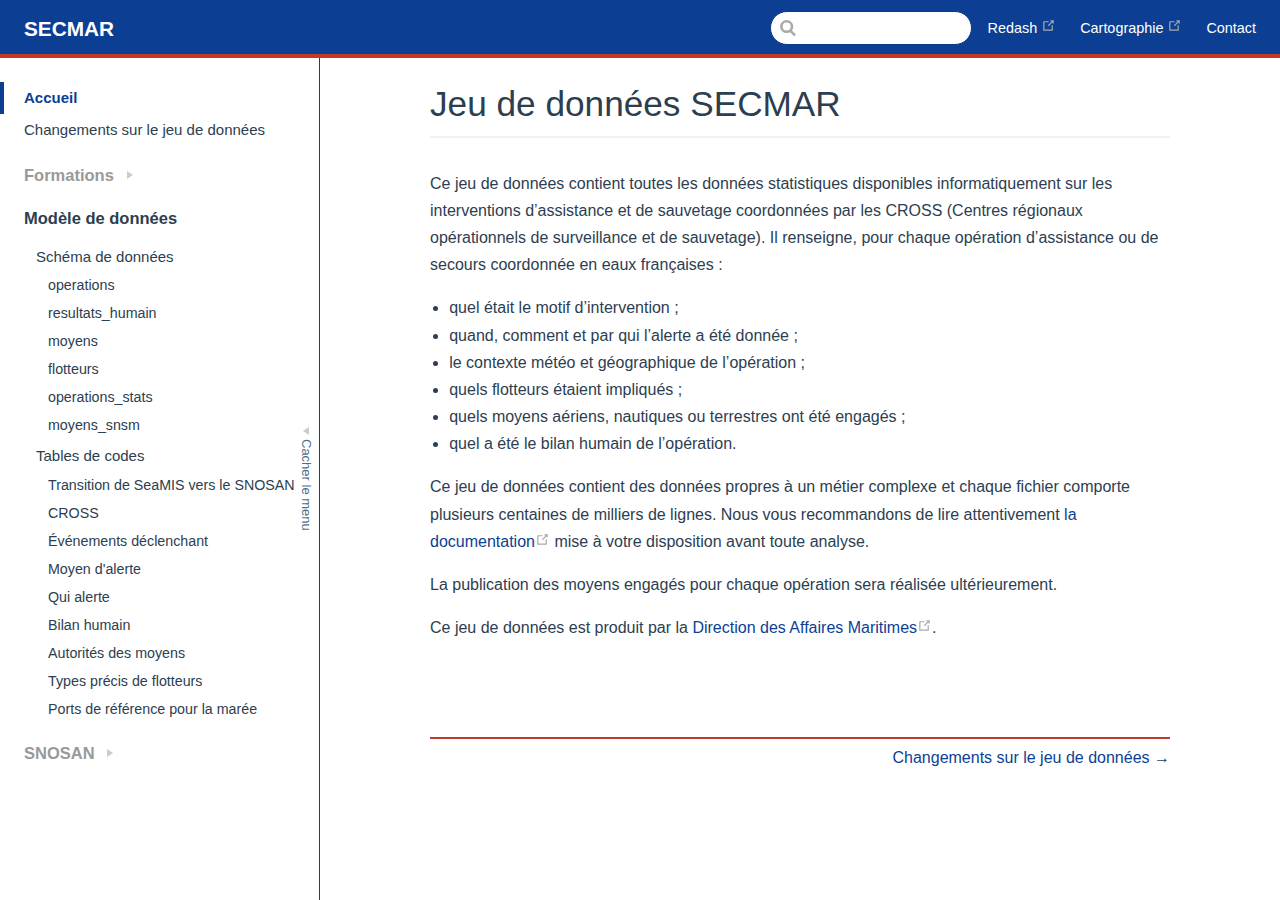
<file: index.html>
<!DOCTYPE html>
<html lang="fr">
  <head>
    <meta charset="utf-8">
    <meta name="viewport" content="width=device-width,initial-scale=1">
    <title>Jeu de données SECMAR | SECMAR</title>
    <meta name="description" content="Jeu de données des affaires maritimes sur l&#39;assistance et le sauvetage en mer">
    <link rel="icon" href="https://www.snosan.fr/themes/rainlab-vanilla/assets/images/favicon.png">
  <meta name="theme-color" content="#0d3f94">
    
    <link rel="preload" href="/assets/css/0.styles.e90450f4.css" as="style"><link rel="preload" href="/assets/js/app.fd4782da.js" as="script"><link rel="preload" href="/assets/js/4.7b387fda.js" as="script"><link rel="preload" href="/assets/js/6.96d518fd.js" as="script"><link rel="prefetch" href="/assets/js/7.0cbe5dfc.js"><link rel="prefetch" href="/assets/js/2.413b4e91.js"><link rel="prefetch" href="/assets/js/3.1a376dc8.js"><link rel="prefetch" href="/assets/js/5.46a485ad.js"><link rel="prefetch" href="/assets/js/8.9ee0e24e.js"><link rel="prefetch" href="/assets/js/9.4f108125.js"><link rel="prefetch" href="/assets/js/10.3d1752a0.js"><link rel="prefetch" href="/assets/js/11.95da56de.js"><link rel="prefetch" href="/assets/js/12.08f5e00c.js"><link rel="prefetch" href="/assets/js/13.caeb3dec.js"><link rel="prefetch" href="/assets/js/14.a3f89f9d.js"><link rel="prefetch" href="/assets/js/15.fdd30358.js"><link rel="prefetch" href="/assets/js/16.33e434b2.js">
    <link rel="stylesheet" href="/assets/css/0.styles.e90450f4.css">
  </head>
  <body>
    <div id="app" data-server-rendered="true"><div class="theme-container"><header class="navbar"><div class="sidebar-button"><svg xmlns="http://www.w3.org/2000/svg" aria-hidden="true" role="img" viewBox="0 0 448 512" class="icon"><path fill="currentColor" d="M436 124H12c-6.627 0-12-5.373-12-12V80c0-6.627 5.373-12 12-12h424c6.627 0 12 5.373 12 12v32c0 6.627-5.373 12-12 12zm0 160H12c-6.627 0-12-5.373-12-12v-32c0-6.627 5.373-12 12-12h424c6.627 0 12 5.373 12 12v32c0 6.627-5.373 12-12 12zm0 160H12c-6.627 0-12-5.373-12-12v-32c0-6.627 5.373-12 12-12h424c6.627 0 12 5.373 12 12v32c0 6.627-5.373 12-12 12z"></path></svg></div> <a href="/" class="home-link router-link-exact-active router-link-active"><!----> <span class="site-name">SECMAR</span></a> <div class="links" style="max-width:nullpx;"><div class="search-box"><input aria-label="Search" autocomplete="off" spellcheck="false" value=""> <!----></div> <nav class="nav-links can-hide"><div class="nav-item"><a href="https://redash.snosan.fr" target="_blank" rel="noopener noreferrer" class="nav-link external">
  Redash
  <svg xmlns="http://www.w3.org/2000/svg" aria-hidden="true" x="0px" y="0px" viewBox="0 0 100 100" width="15" height="15" class="icon outbound"><path fill="currentColor" d="M18.8,85.1h56l0,0c2.2,0,4-1.8,4-4v-32h-8v28h-48v-48h28v-8h-32l0,0c-2.2,0-4,1.8-4,4v56C14.8,83.3,16.6,85.1,18.8,85.1z"></path> <polygon fill="currentColor" points="45.7,48.7 51.3,54.3 77.2,28.5 77.2,37.2 85.2,37.2 85.2,14.9 62.8,14.9 62.8,22.9 71.5,22.9"></polygon></svg></a></div><div class="nav-item"><a href="https://carte.snosan.fr" target="_blank" rel="noopener noreferrer" class="nav-link external">
  Cartographie
  <svg xmlns="http://www.w3.org/2000/svg" aria-hidden="true" x="0px" y="0px" viewBox="0 0 100 100" width="15" height="15" class="icon outbound"><path fill="currentColor" d="M18.8,85.1h56l0,0c2.2,0,4-1.8,4-4v-32h-8v28h-48v-48h28v-8h-32l0,0c-2.2,0-4,1.8-4,4v56C14.8,83.3,16.6,85.1,18.8,85.1z"></path> <polygon fill="currentColor" points="45.7,48.7 51.3,54.3 77.2,28.5 77.2,37.2 85.2,37.2 85.2,14.9 62.8,14.9 62.8,22.9 71.5,22.9"></polygon></svg></a></div><div class="nav-item"><a href="/snosan.html#contact" class="nav-link">Contact</a></div> <!----></nav></div></header> <div class="sidebar-mask"></div> <div class="sidebar"><nav class="nav-links"><div class="nav-item"><a href="https://redash.snosan.fr" target="_blank" rel="noopener noreferrer" class="nav-link external">
  Redash
  <svg xmlns="http://www.w3.org/2000/svg" aria-hidden="true" x="0px" y="0px" viewBox="0 0 100 100" width="15" height="15" class="icon outbound"><path fill="currentColor" d="M18.8,85.1h56l0,0c2.2,0,4-1.8,4-4v-32h-8v28h-48v-48h28v-8h-32l0,0c-2.2,0-4,1.8-4,4v56C14.8,83.3,16.6,85.1,18.8,85.1z"></path> <polygon fill="currentColor" points="45.7,48.7 51.3,54.3 77.2,28.5 77.2,37.2 85.2,37.2 85.2,14.9 62.8,14.9 62.8,22.9 71.5,22.9"></polygon></svg></a></div><div class="nav-item"><a href="https://carte.snosan.fr" target="_blank" rel="noopener noreferrer" class="nav-link external">
  Cartographie
  <svg xmlns="http://www.w3.org/2000/svg" aria-hidden="true" x="0px" y="0px" viewBox="0 0 100 100" width="15" height="15" class="icon outbound"><path fill="currentColor" d="M18.8,85.1h56l0,0c2.2,0,4-1.8,4-4v-32h-8v28h-48v-48h28v-8h-32l0,0c-2.2,0-4,1.8-4,4v56C14.8,83.3,16.6,85.1,18.8,85.1z"></path> <polygon fill="currentColor" points="45.7,48.7 51.3,54.3 77.2,28.5 77.2,37.2 85.2,37.2 85.2,14.9 62.8,14.9 62.8,22.9 71.5,22.9"></polygon></svg></a></div><div class="nav-item"><a href="/snosan.html#contact" class="nav-link">Contact</a></div> <!----></nav>  <ul class="sidebar-links"><li><a href="/" class="active sidebar-link">Accueil</a></li><li><a href="/CHANGELOG.html" class="sidebar-link">Changements sur le jeu de données</a><ul class="sidebar-sub-headers"></ul></li><li><div class="sidebar-group collapsable"><p class="sidebar-heading"><span>Formations</span> <span class="arrow right"></span></p> <!----></div></li><li><div class="sidebar-group"><p class="sidebar-heading"><span>Modèle de données</span> <!----></p> <ul class="sidebar-group-items"><li><a href="/schema.html" class="sidebar-link">Schéma de données</a><ul class="sidebar-sub-headers"><li class="sidebar-sub-header"><a href="/schema.html#operations" class="sidebar-link">operations</a></li><li class="sidebar-sub-header"><a href="/schema.html#resultats-humain" class="sidebar-link">resultats_humain</a></li><li class="sidebar-sub-header"><a href="/schema.html#moyens" class="sidebar-link">moyens</a></li><li class="sidebar-sub-header"><a href="/schema.html#flotteurs" class="sidebar-link">flotteurs</a></li><li class="sidebar-sub-header"><a href="/schema.html#operations-stats" class="sidebar-link">operations_stats</a></li><li class="sidebar-sub-header"><a href="/schema.html#moyens-snsm" class="sidebar-link">moyens_snsm</a></li></ul></li><li><a href="/tables_codes.html" class="sidebar-link">Tables de codes</a><ul class="sidebar-sub-headers"><li class="sidebar-sub-header"><a href="/tables_codes.html#transition-de-seamis-vers-le-snosan" class="sidebar-link">Transition de SeaMIS vers le SNOSAN</a></li><li class="sidebar-sub-header"><a href="/tables_codes.html#cross" class="sidebar-link">CROSS</a></li><li class="sidebar-sub-header"><a href="/tables_codes.html#evenements-declenchant" class="sidebar-link">Événements déclenchant</a></li><li class="sidebar-sub-header"><a href="/tables_codes.html#moyen-d-alerte" class="sidebar-link">Moyen d'alerte</a></li><li class="sidebar-sub-header"><a href="/tables_codes.html#qui-alerte" class="sidebar-link">Qui alerte</a></li><li class="sidebar-sub-header"><a href="/tables_codes.html#bilan-humain" class="sidebar-link">Bilan humain</a></li><li class="sidebar-sub-header"><a href="/tables_codes.html#autorites-des-moyens" class="sidebar-link">Autorités des moyens</a></li><li class="sidebar-sub-header"><a href="/tables_codes.html#types-precis-de-flotteurs" class="sidebar-link">Types précis de flotteurs</a></li><li class="sidebar-sub-header"><a href="/tables_codes.html#ports-de-reference-pour-la-maree" class="sidebar-link">Ports de référence pour la marée</a></li></ul></li></ul></div></li><li><div class="sidebar-group collapsable"><p class="sidebar-heading"><span>SNOSAN</span> <span class="arrow right"></span></p> <!----></div></li></ul>  <div class="sidebar__toggle"><span class="arrow left"></span> <span class="sidebar__toggle-label">
        Cacher le menu
    </span></div></div> <div class="page"> <div class="content"><h1 id="jeu-de-donnees-secmar"><a href="#jeu-de-donnees-secmar" aria-hidden="true" class="header-anchor">#</a> Jeu de données SECMAR</h1> <p>Ce jeu de données contient toutes les données statistiques disponibles informatiquement sur les interventions d’assistance et de sauvetage coordonnées par les CROSS (Centres régionaux opérationnels de surveillance et de sauvetage). Il renseigne, pour chaque opération d’assistance ou de secours coordonnée en eaux françaises :</p> <ul><li>quel était le motif d’intervention ;</li> <li>quand, comment et par qui l’alerte a été donnée ;</li> <li>le contexte météo et géographique de l’opération ;</li> <li>quels flotteurs étaient impliqués ;</li> <li>quels moyens aériens, nautiques ou terrestres ont été engagés ;</li> <li>quel a été le bilan humain de l’opération.</li></ul> <p>Ce jeu de données contient des données propres à un métier complexe et chaque fichier comporte plusieurs centaines de milliers de lignes. Nous vous recommandons de lire attentivement <a href="https://mtes-mct.github.io/secmar-documentation/" target="_blank" rel="noopener noreferrer">la documentation<svg xmlns="http://www.w3.org/2000/svg" aria-hidden="true" x="0px" y="0px" viewBox="0 0 100 100" width="15" height="15" class="icon outbound"><path fill="currentColor" d="M18.8,85.1h56l0,0c2.2,0,4-1.8,4-4v-32h-8v28h-48v-48h28v-8h-32l0,0c-2.2,0-4,1.8-4,4v56C14.8,83.3,16.6,85.1,18.8,85.1z"></path> <polygon fill="currentColor" points="45.7,48.7 51.3,54.3 77.2,28.5 77.2,37.2 85.2,37.2 85.2,14.9 62.8,14.9 62.8,22.9 71.5,22.9"></polygon></svg></a> mise à votre disposition avant toute analyse.</p> <p>La publication des moyens engagés pour chaque opération sera réalisée ultérieurement.</p> <p>Ce jeu de données est produit par la <a href="https://www.linkedin.com/showcase/affaires-maritimes/" target="_blank" rel="noopener noreferrer">Direction des Affaires Maritimes<svg xmlns="http://www.w3.org/2000/svg" aria-hidden="true" x="0px" y="0px" viewBox="0 0 100 100" width="15" height="15" class="icon outbound"><path fill="currentColor" d="M18.8,85.1h56l0,0c2.2,0,4-1.8,4-4v-32h-8v28h-48v-48h28v-8h-32l0,0c-2.2,0-4,1.8-4,4v56C14.8,83.3,16.6,85.1,18.8,85.1z"></path> <polygon fill="currentColor" points="45.7,48.7 51.3,54.3 77.2,28.5 77.2,37.2 85.2,37.2 85.2,14.9 62.8,14.9 62.8,22.9 71.5,22.9"></polygon></svg></a>.</p></div> <div class="page-edit"><!----> <!----></div> <div class="page-nav"><p class="inner"><!----> <span class="next"><a href="/CHANGELOG.html">
          Changements sur le jeu de données
        </a>
        →
      </span></p></div> </div> <!----></div></div>
    <script src="/assets/js/4.7b387fda.js" defer></script><script src="/assets/js/6.96d518fd.js" defer></script><script src="/assets/js/app.fd4782da.js" defer></script>
  </body>
</html>
</file>
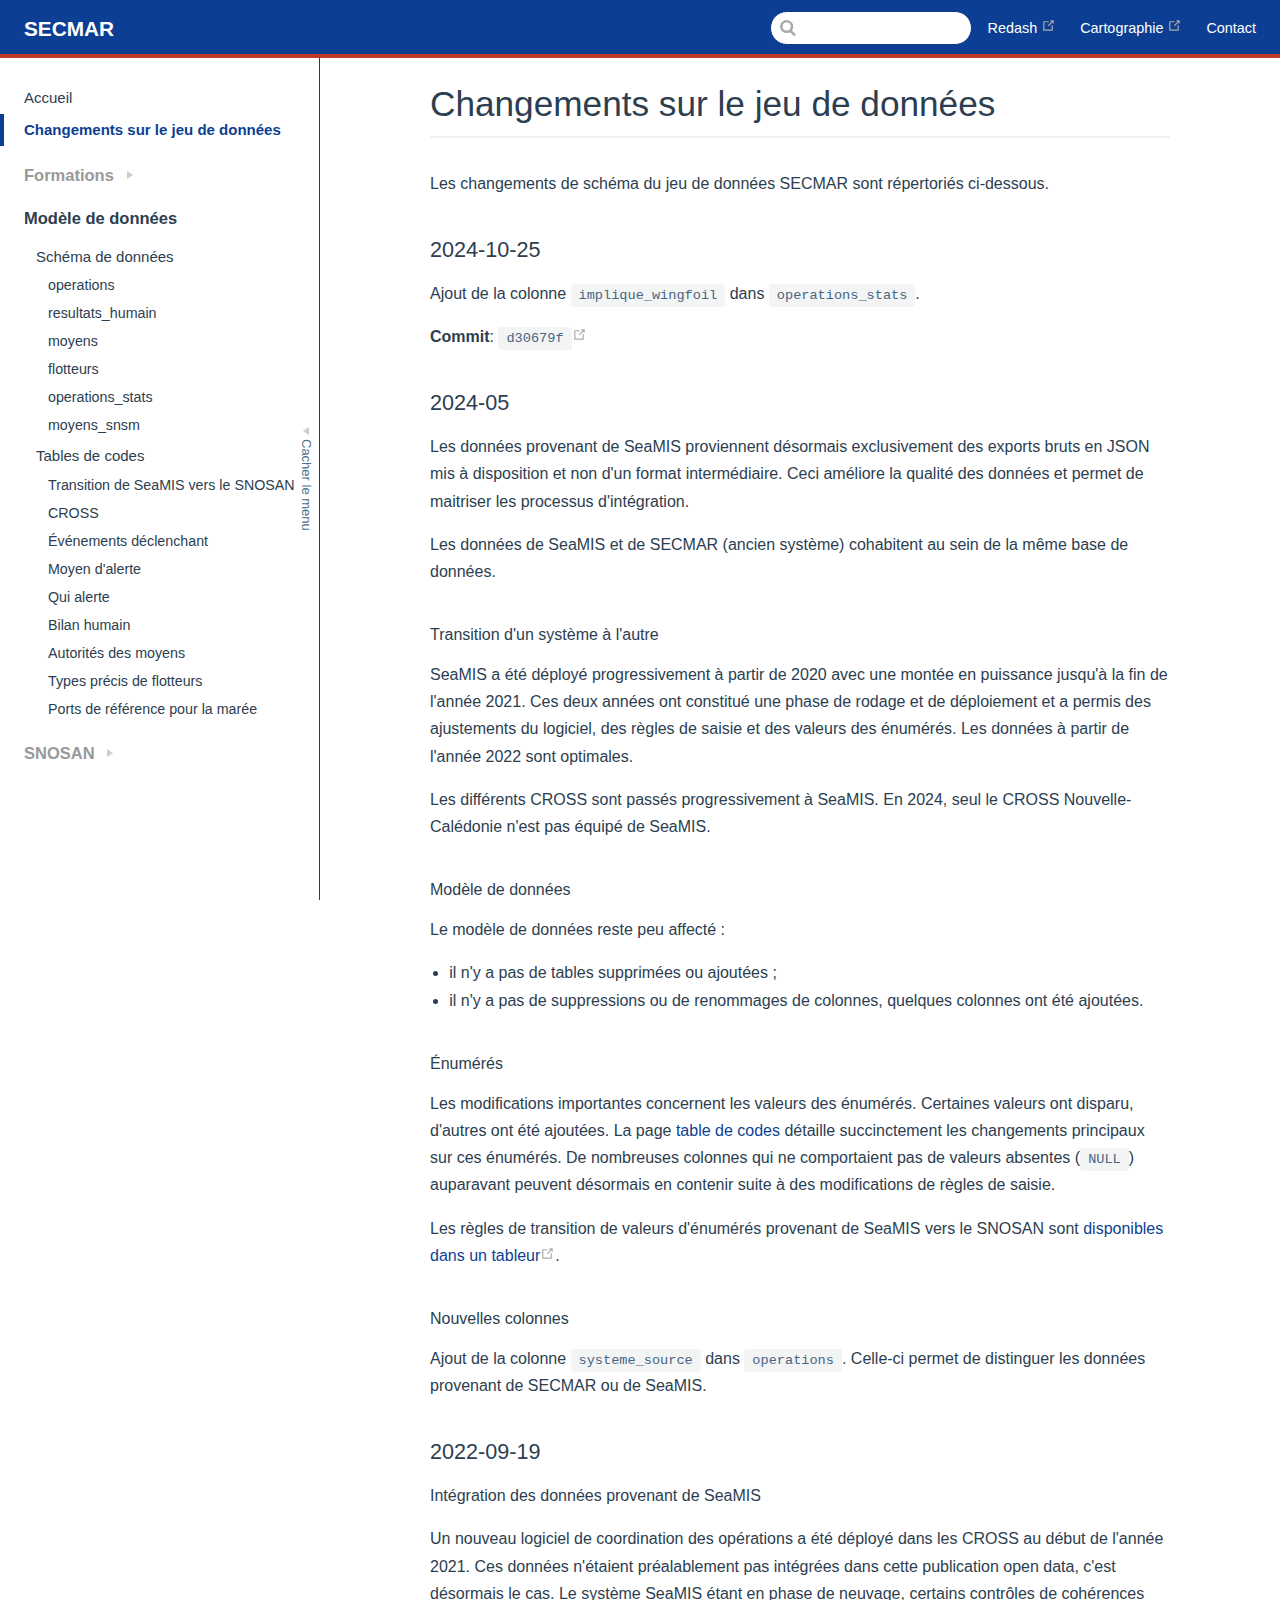
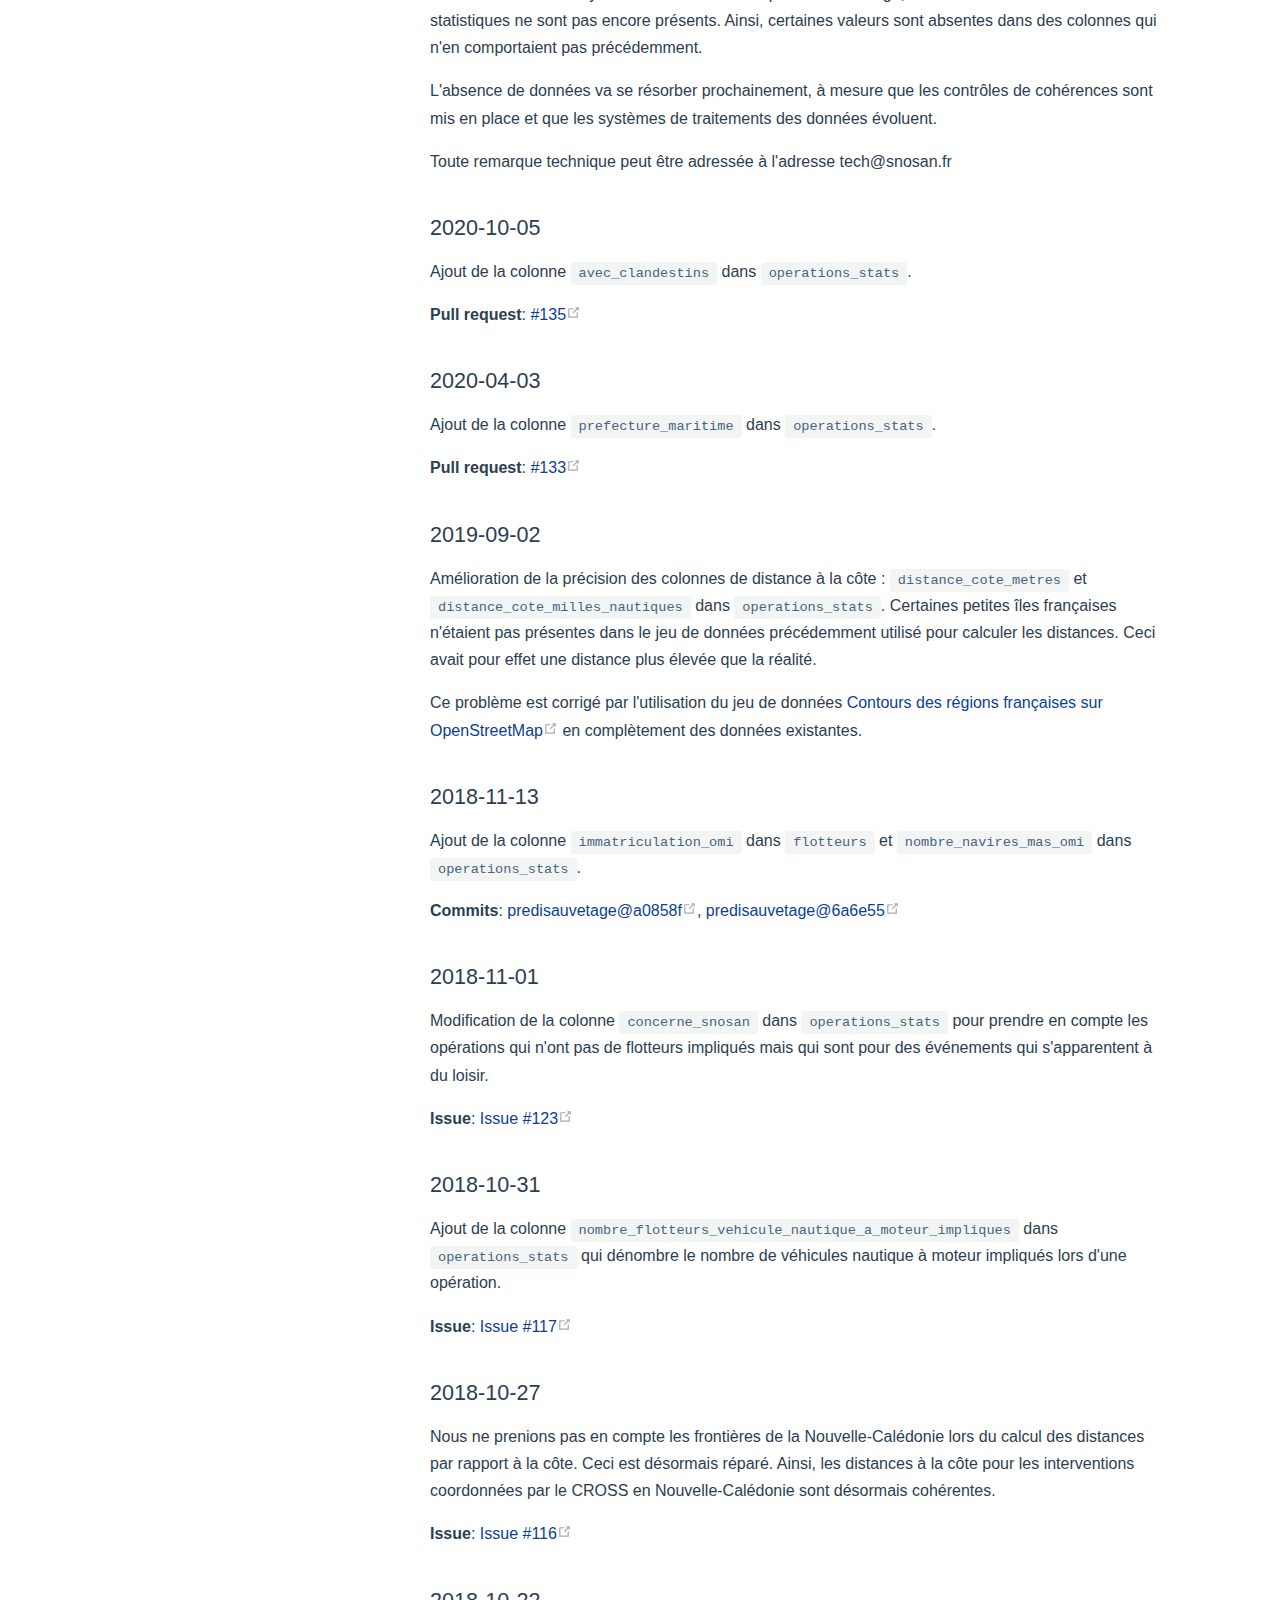
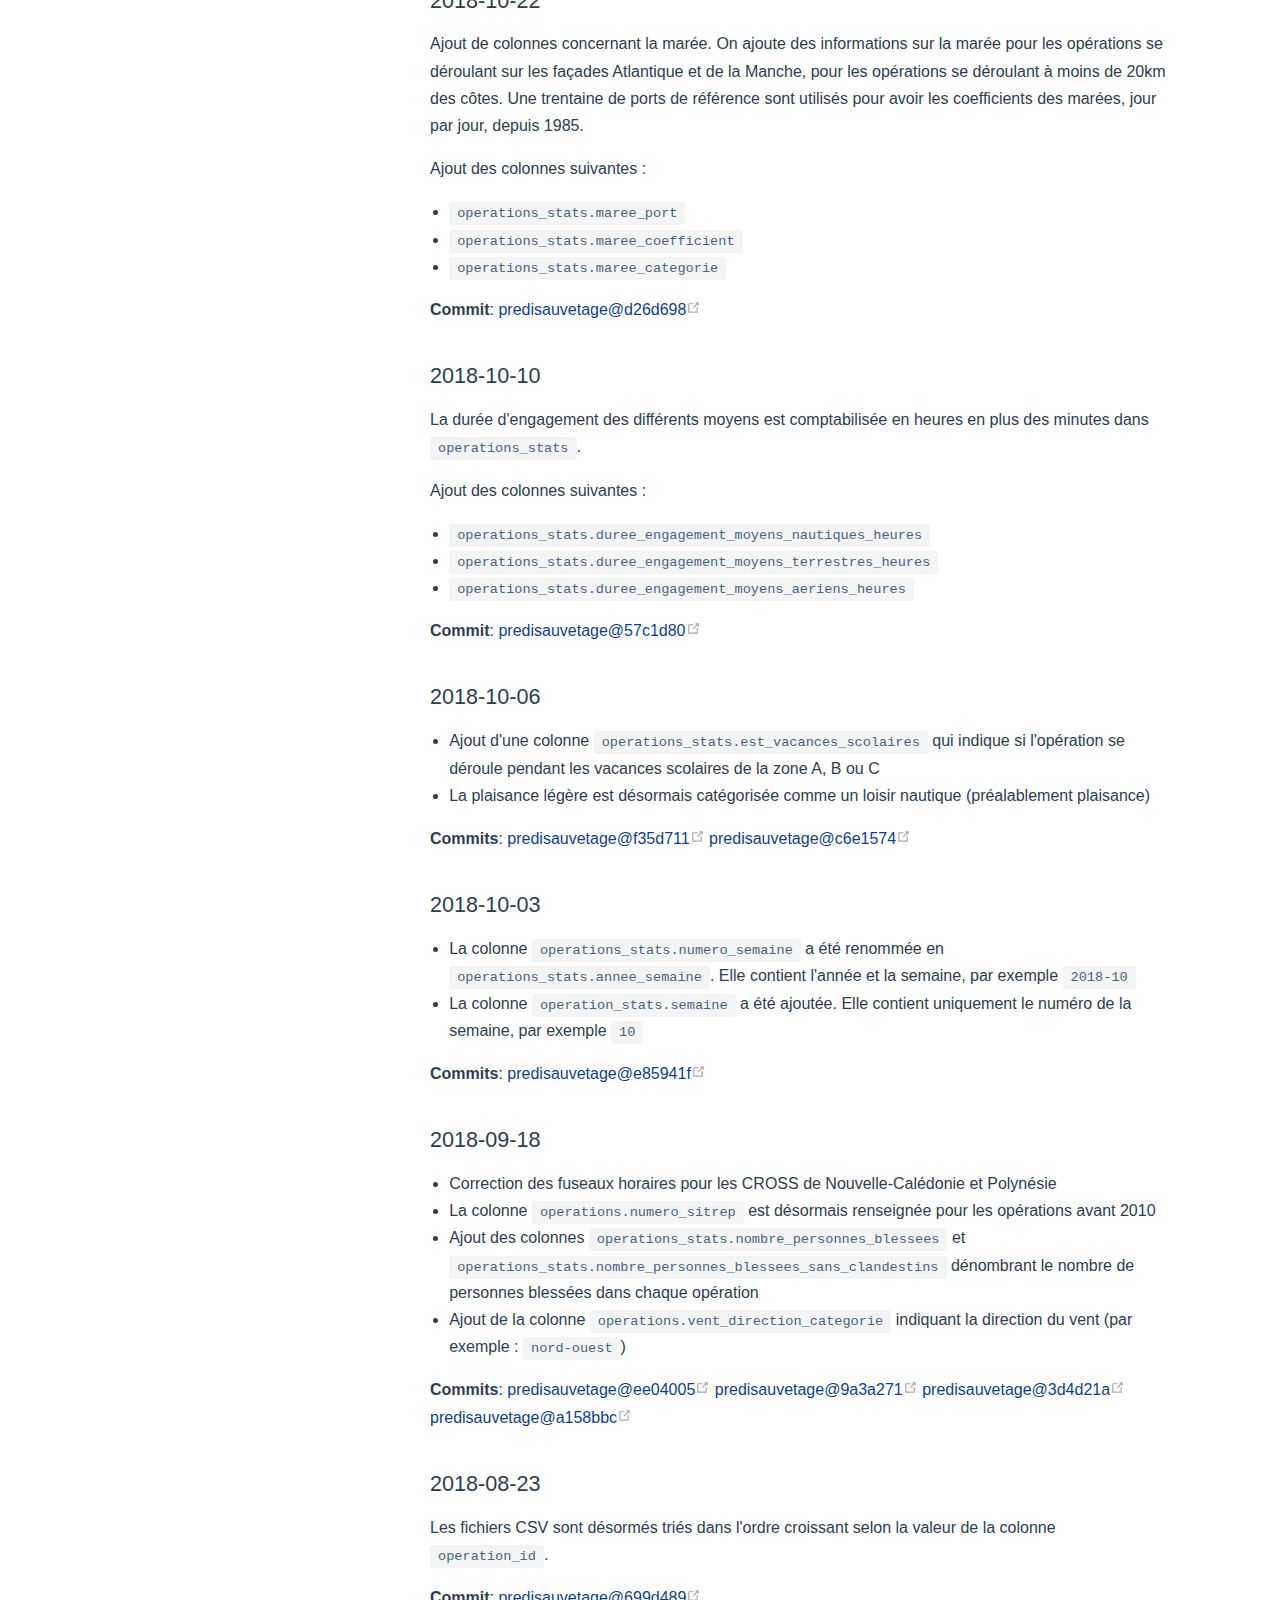
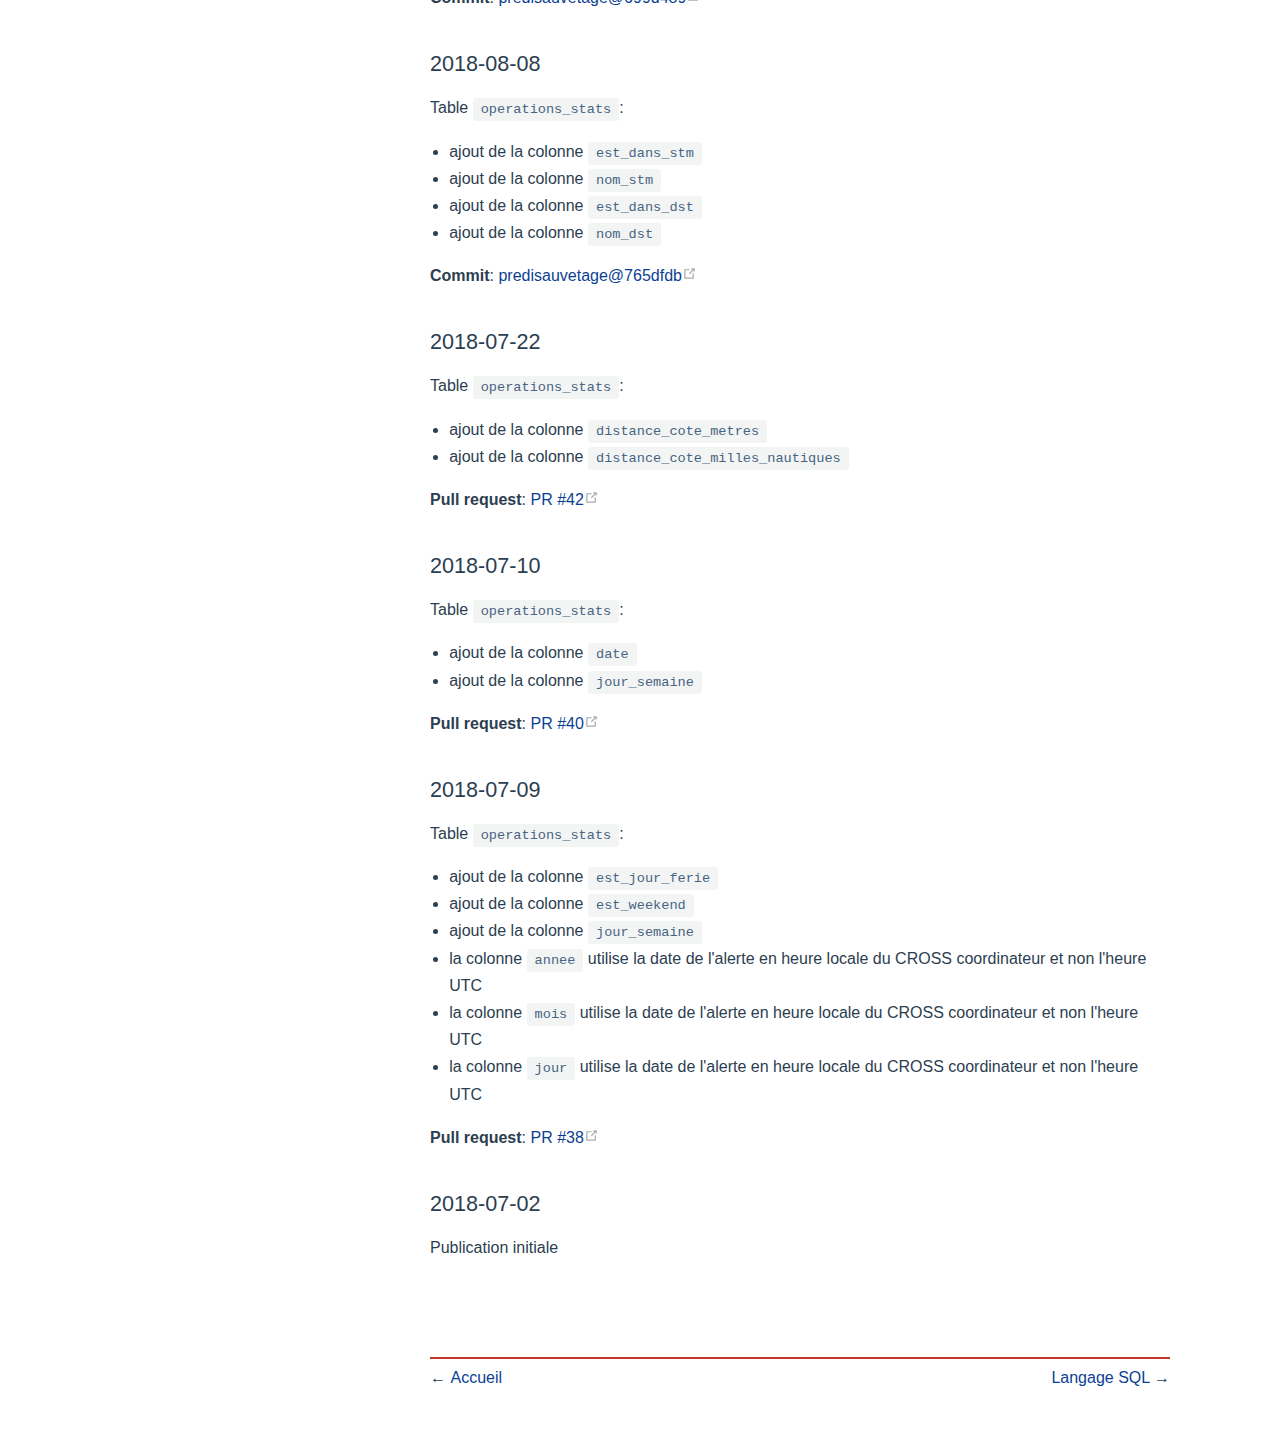
<file: CHANGELOG.html>
<!DOCTYPE html>
<html lang="fr">
  <head>
    <meta charset="utf-8">
    <meta name="viewport" content="width=device-width,initial-scale=1">
    <title>Changements sur le jeu de données | SECMAR</title>
    <meta name="description" content="Jeu de données des affaires maritimes sur l&#39;assistance et le sauvetage en mer">
    <link rel="icon" href="https://www.snosan.fr/themes/rainlab-vanilla/assets/images/favicon.png">
  <meta name="theme-color" content="#0d3f94">
    
    <link rel="preload" href="/assets/css/0.styles.e90450f4.css" as="style"><link rel="preload" href="/assets/js/app.fd4782da.js" as="script"><link rel="preload" href="/assets/js/4.7b387fda.js" as="script"><link rel="preload" href="/assets/js/5.46a485ad.js" as="script"><link rel="prefetch" href="/assets/js/7.0cbe5dfc.js"><link rel="prefetch" href="/assets/js/2.413b4e91.js"><link rel="prefetch" href="/assets/js/3.1a376dc8.js"><link rel="prefetch" href="/assets/js/6.96d518fd.js"><link rel="prefetch" href="/assets/js/8.9ee0e24e.js"><link rel="prefetch" href="/assets/js/9.4f108125.js"><link rel="prefetch" href="/assets/js/10.3d1752a0.js"><link rel="prefetch" href="/assets/js/11.95da56de.js"><link rel="prefetch" href="/assets/js/12.08f5e00c.js"><link rel="prefetch" href="/assets/js/13.caeb3dec.js"><link rel="prefetch" href="/assets/js/14.a3f89f9d.js"><link rel="prefetch" href="/assets/js/15.fdd30358.js"><link rel="prefetch" href="/assets/js/16.33e434b2.js">
    <link rel="stylesheet" href="/assets/css/0.styles.e90450f4.css">
  </head>
  <body>
    <div id="app" data-server-rendered="true"><div class="theme-container"><header class="navbar"><div class="sidebar-button"><svg xmlns="http://www.w3.org/2000/svg" aria-hidden="true" role="img" viewBox="0 0 448 512" class="icon"><path fill="currentColor" d="M436 124H12c-6.627 0-12-5.373-12-12V80c0-6.627 5.373-12 12-12h424c6.627 0 12 5.373 12 12v32c0 6.627-5.373 12-12 12zm0 160H12c-6.627 0-12-5.373-12-12v-32c0-6.627 5.373-12 12-12h424c6.627 0 12 5.373 12 12v32c0 6.627-5.373 12-12 12zm0 160H12c-6.627 0-12-5.373-12-12v-32c0-6.627 5.373-12 12-12h424c6.627 0 12 5.373 12 12v32c0 6.627-5.373 12-12 12z"></path></svg></div> <a href="/" class="home-link router-link-active"><!----> <span class="site-name">SECMAR</span></a> <div class="links" style="max-width:nullpx;"><div class="search-box"><input aria-label="Search" autocomplete="off" spellcheck="false" value=""> <!----></div> <nav class="nav-links can-hide"><div class="nav-item"><a href="https://redash.snosan.fr" target="_blank" rel="noopener noreferrer" class="nav-link external">
  Redash
  <svg xmlns="http://www.w3.org/2000/svg" aria-hidden="true" x="0px" y="0px" viewBox="0 0 100 100" width="15" height="15" class="icon outbound"><path fill="currentColor" d="M18.8,85.1h56l0,0c2.2,0,4-1.8,4-4v-32h-8v28h-48v-48h28v-8h-32l0,0c-2.2,0-4,1.8-4,4v56C14.8,83.3,16.6,85.1,18.8,85.1z"></path> <polygon fill="currentColor" points="45.7,48.7 51.3,54.3 77.2,28.5 77.2,37.2 85.2,37.2 85.2,14.9 62.8,14.9 62.8,22.9 71.5,22.9"></polygon></svg></a></div><div class="nav-item"><a href="https://carte.snosan.fr" target="_blank" rel="noopener noreferrer" class="nav-link external">
  Cartographie
  <svg xmlns="http://www.w3.org/2000/svg" aria-hidden="true" x="0px" y="0px" viewBox="0 0 100 100" width="15" height="15" class="icon outbound"><path fill="currentColor" d="M18.8,85.1h56l0,0c2.2,0,4-1.8,4-4v-32h-8v28h-48v-48h28v-8h-32l0,0c-2.2,0-4,1.8-4,4v56C14.8,83.3,16.6,85.1,18.8,85.1z"></path> <polygon fill="currentColor" points="45.7,48.7 51.3,54.3 77.2,28.5 77.2,37.2 85.2,37.2 85.2,14.9 62.8,14.9 62.8,22.9 71.5,22.9"></polygon></svg></a></div><div class="nav-item"><a href="/snosan.html#contact" class="nav-link">Contact</a></div> <!----></nav></div></header> <div class="sidebar-mask"></div> <div class="sidebar"><nav class="nav-links"><div class="nav-item"><a href="https://redash.snosan.fr" target="_blank" rel="noopener noreferrer" class="nav-link external">
  Redash
  <svg xmlns="http://www.w3.org/2000/svg" aria-hidden="true" x="0px" y="0px" viewBox="0 0 100 100" width="15" height="15" class="icon outbound"><path fill="currentColor" d="M18.8,85.1h56l0,0c2.2,0,4-1.8,4-4v-32h-8v28h-48v-48h28v-8h-32l0,0c-2.2,0-4,1.8-4,4v56C14.8,83.3,16.6,85.1,18.8,85.1z"></path> <polygon fill="currentColor" points="45.7,48.7 51.3,54.3 77.2,28.5 77.2,37.2 85.2,37.2 85.2,14.9 62.8,14.9 62.8,22.9 71.5,22.9"></polygon></svg></a></div><div class="nav-item"><a href="https://carte.snosan.fr" target="_blank" rel="noopener noreferrer" class="nav-link external">
  Cartographie
  <svg xmlns="http://www.w3.org/2000/svg" aria-hidden="true" x="0px" y="0px" viewBox="0 0 100 100" width="15" height="15" class="icon outbound"><path fill="currentColor" d="M18.8,85.1h56l0,0c2.2,0,4-1.8,4-4v-32h-8v28h-48v-48h28v-8h-32l0,0c-2.2,0-4,1.8-4,4v56C14.8,83.3,16.6,85.1,18.8,85.1z"></path> <polygon fill="currentColor" points="45.7,48.7 51.3,54.3 77.2,28.5 77.2,37.2 85.2,37.2 85.2,14.9 62.8,14.9 62.8,22.9 71.5,22.9"></polygon></svg></a></div><div class="nav-item"><a href="/snosan.html#contact" class="nav-link">Contact</a></div> <!----></nav>  <ul class="sidebar-links"><li><a href="/" class="sidebar-link">Accueil</a></li><li><a href="/CHANGELOG.html" class="active sidebar-link">Changements sur le jeu de données</a><ul class="sidebar-sub-headers"></ul></li><li><div class="sidebar-group collapsable"><p class="sidebar-heading"><span>Formations</span> <span class="arrow right"></span></p> <!----></div></li><li><div class="sidebar-group"><p class="sidebar-heading"><span>Modèle de données</span> <!----></p> <ul class="sidebar-group-items"><li><a href="/schema.html" class="sidebar-link">Schéma de données</a><ul class="sidebar-sub-headers"><li class="sidebar-sub-header"><a href="/schema.html#operations" class="sidebar-link">operations</a></li><li class="sidebar-sub-header"><a href="/schema.html#resultats-humain" class="sidebar-link">resultats_humain</a></li><li class="sidebar-sub-header"><a href="/schema.html#moyens" class="sidebar-link">moyens</a></li><li class="sidebar-sub-header"><a href="/schema.html#flotteurs" class="sidebar-link">flotteurs</a></li><li class="sidebar-sub-header"><a href="/schema.html#operations-stats" class="sidebar-link">operations_stats</a></li><li class="sidebar-sub-header"><a href="/schema.html#moyens-snsm" class="sidebar-link">moyens_snsm</a></li></ul></li><li><a href="/tables_codes.html" class="sidebar-link">Tables de codes</a><ul class="sidebar-sub-headers"><li class="sidebar-sub-header"><a href="/tables_codes.html#transition-de-seamis-vers-le-snosan" class="sidebar-link">Transition de SeaMIS vers le SNOSAN</a></li><li class="sidebar-sub-header"><a href="/tables_codes.html#cross" class="sidebar-link">CROSS</a></li><li class="sidebar-sub-header"><a href="/tables_codes.html#evenements-declenchant" class="sidebar-link">Événements déclenchant</a></li><li class="sidebar-sub-header"><a href="/tables_codes.html#moyen-d-alerte" class="sidebar-link">Moyen d'alerte</a></li><li class="sidebar-sub-header"><a href="/tables_codes.html#qui-alerte" class="sidebar-link">Qui alerte</a></li><li class="sidebar-sub-header"><a href="/tables_codes.html#bilan-humain" class="sidebar-link">Bilan humain</a></li><li class="sidebar-sub-header"><a href="/tables_codes.html#autorites-des-moyens" class="sidebar-link">Autorités des moyens</a></li><li class="sidebar-sub-header"><a href="/tables_codes.html#types-precis-de-flotteurs" class="sidebar-link">Types précis de flotteurs</a></li><li class="sidebar-sub-header"><a href="/tables_codes.html#ports-de-reference-pour-la-maree" class="sidebar-link">Ports de référence pour la marée</a></li></ul></li></ul></div></li><li><div class="sidebar-group collapsable"><p class="sidebar-heading"><span>SNOSAN</span> <span class="arrow right"></span></p> <!----></div></li></ul>  <div class="sidebar__toggle"><span class="arrow left"></span> <span class="sidebar__toggle-label">
        Cacher le menu
    </span></div></div> <div class="page"> <div class="content"><h1 id="changements-sur-le-jeu-de-donnees"><a href="#changements-sur-le-jeu-de-donnees" aria-hidden="true" class="header-anchor">#</a> Changements sur le jeu de données</h1> <p>Les changements de schéma du jeu de données SECMAR sont répertoriés ci-dessous.</p> <h3 id="_2024-10-25"><a href="#_2024-10-25" aria-hidden="true" class="header-anchor">#</a> 2024-10-25</h3> <p>Ajout de la colonne <code>implique_wingfoil</code> dans <code>operations_stats</code>.</p> <p><strong>Commit</strong>: <a href="https://github.com/entrepreneur-interet-general/predisauvetage/commit/d30679fd8377171027b2ac5c7173ed327da6eec2" target="_blank" rel="noopener noreferrer"><code>d30679f</code><svg xmlns="http://www.w3.org/2000/svg" aria-hidden="true" x="0px" y="0px" viewBox="0 0 100 100" width="15" height="15" class="icon outbound"><path fill="currentColor" d="M18.8,85.1h56l0,0c2.2,0,4-1.8,4-4v-32h-8v28h-48v-48h28v-8h-32l0,0c-2.2,0-4,1.8-4,4v56C14.8,83.3,16.6,85.1,18.8,85.1z"></path> <polygon fill="currentColor" points="45.7,48.7 51.3,54.3 77.2,28.5 77.2,37.2 85.2,37.2 85.2,14.9 62.8,14.9 62.8,22.9 71.5,22.9"></polygon></svg></a></p> <h3 id="_2024-05"><a href="#_2024-05" aria-hidden="true" class="header-anchor">#</a> 2024-05</h3> <p>Les données provenant de SeaMIS proviennent désormais exclusivement des exports bruts en JSON mis à disposition et non d'un format intermédiaire. Ceci améliore la qualité des données et permet de maitriser les processus d'intégration.</p> <p>Les données de SeaMIS et de SECMAR (ancien système) cohabitent au sein de la même base de données.</p> <h4 id="transition-d-un-systeme-a-l-autre"><a href="#transition-d-un-systeme-a-l-autre" aria-hidden="true" class="header-anchor">#</a> Transition d'un système à l'autre</h4> <p>SeaMIS a été déployé progressivement à partir de 2020 avec une montée en puissance jusqu'à la fin de l'année 2021. Ces deux années ont constitué une phase de rodage et de déploiement et a permis des ajustements du logiciel, des règles de saisie et des valeurs des énumérés. Les données à partir de l'année 2022 sont optimales.</p> <p>Les différents CROSS sont passés progressivement à SeaMIS. En 2024, seul le CROSS Nouvelle-Calédonie n'est pas équipé de SeaMIS.</p> <h4 id="modele-de-donnees"><a href="#modele-de-donnees" aria-hidden="true" class="header-anchor">#</a> Modèle de données</h4> <p>Le modèle de données reste peu affecté :</p> <ul><li>il n'y a pas de tables supprimées ou ajoutées ;</li> <li>il n'y a pas de suppressions ou de renommages de colonnes, quelques colonnes ont été ajoutées.</li></ul> <h4 id="enumeres"><a href="#enumeres" aria-hidden="true" class="header-anchor">#</a> Énumérés</h4> <p>Les modifications importantes concernent les valeurs des énumérés. Certaines valeurs ont disparu, d'autres ont été ajoutées. La page <a href="/tables_codes.html">table de codes</a> détaille succinctement les changements principaux sur ces énumérés. De nombreuses colonnes qui ne comportaient pas de valeurs absentes (<code>NULL</code>) auparavant peuvent désormais en contenir suite à des modifications de règles de saisie.</p> <p>Les règles de transition de valeurs d'énumérés provenant de SeaMIS vers le SNOSAN sont <a href="https://docs.google.com/spreadsheets/d/1Lg6rWPCb8LRf3Rz9pErcaYQM4XBq2H0G2h7pY2067jo/edit" target="_blank" rel="noopener noreferrer">disponibles dans un tableur<svg xmlns="http://www.w3.org/2000/svg" aria-hidden="true" x="0px" y="0px" viewBox="0 0 100 100" width="15" height="15" class="icon outbound"><path fill="currentColor" d="M18.8,85.1h56l0,0c2.2,0,4-1.8,4-4v-32h-8v28h-48v-48h28v-8h-32l0,0c-2.2,0-4,1.8-4,4v56C14.8,83.3,16.6,85.1,18.8,85.1z"></path> <polygon fill="currentColor" points="45.7,48.7 51.3,54.3 77.2,28.5 77.2,37.2 85.2,37.2 85.2,14.9 62.8,14.9 62.8,22.9 71.5,22.9"></polygon></svg></a>.</p> <h4 id="nouvelles-colonnes"><a href="#nouvelles-colonnes" aria-hidden="true" class="header-anchor">#</a> Nouvelles colonnes</h4> <p>Ajout de la colonne <code>systeme_source</code> dans <code>operations</code>. Celle-ci permet de distinguer les données provenant de SECMAR ou de SeaMIS.</p> <h3 id="_2022-09-19"><a href="#_2022-09-19" aria-hidden="true" class="header-anchor">#</a> 2022-09-19</h3> <p>Intégration des données provenant de SeaMIS</p> <p>Un nouveau logiciel de coordination des opérations a été déployé dans les CROSS au début de l'année 2021. Ces données n'étaient préalablement pas intégrées dans cette publication open data, c'est désormais le cas. Le système SeaMIS étant en phase de neuvage, certains contrôles de cohérences statistiques ne sont pas encore présents. Ainsi, certaines valeurs sont absentes dans des colonnes qui n'en comportaient pas précédemment.</p> <p>L'absence de données va se résorber prochainement, à mesure que les contrôles de cohérences sont mis en place et que les systèmes de traitements des données évoluent.</p> <p>Toute remarque technique peut être adressée à l'adresse tech@snosan.fr</p> <h3 id="_2020-10-05"><a href="#_2020-10-05" aria-hidden="true" class="header-anchor">#</a> 2020-10-05</h3> <p>Ajout de la colonne <code>avec_clandestins</code> dans <code>operations_stats</code>.</p> <p><strong>Pull request</strong>: <a href="https://github.com/entrepreneur-interet-general/predisauvetage/pull/135" target="_blank" rel="noopener noreferrer">#135<svg xmlns="http://www.w3.org/2000/svg" aria-hidden="true" x="0px" y="0px" viewBox="0 0 100 100" width="15" height="15" class="icon outbound"><path fill="currentColor" d="M18.8,85.1h56l0,0c2.2,0,4-1.8,4-4v-32h-8v28h-48v-48h28v-8h-32l0,0c-2.2,0-4,1.8-4,4v56C14.8,83.3,16.6,85.1,18.8,85.1z"></path> <polygon fill="currentColor" points="45.7,48.7 51.3,54.3 77.2,28.5 77.2,37.2 85.2,37.2 85.2,14.9 62.8,14.9 62.8,22.9 71.5,22.9"></polygon></svg></a></p> <h3 id="_2020-04-03"><a href="#_2020-04-03" aria-hidden="true" class="header-anchor">#</a> 2020-04-03</h3> <p>Ajout de la colonne <code>prefecture_maritime</code> dans <code>operations_stats</code>.</p> <p><strong>Pull request</strong>: <a href="https://github.com/entrepreneur-interet-general/predisauvetage/pull/133" target="_blank" rel="noopener noreferrer">#133<svg xmlns="http://www.w3.org/2000/svg" aria-hidden="true" x="0px" y="0px" viewBox="0 0 100 100" width="15" height="15" class="icon outbound"><path fill="currentColor" d="M18.8,85.1h56l0,0c2.2,0,4-1.8,4-4v-32h-8v28h-48v-48h28v-8h-32l0,0c-2.2,0-4,1.8-4,4v56C14.8,83.3,16.6,85.1,18.8,85.1z"></path> <polygon fill="currentColor" points="45.7,48.7 51.3,54.3 77.2,28.5 77.2,37.2 85.2,37.2 85.2,14.9 62.8,14.9 62.8,22.9 71.5,22.9"></polygon></svg></a></p> <h3 id="_2019-09-02"><a href="#_2019-09-02" aria-hidden="true" class="header-anchor">#</a> 2019-09-02</h3> <p>Amélioration de la précision des colonnes de distance à la côte : <code>distance_cote_metres</code> et <code>distance_cote_milles_nautiques</code> dans <code>operations_stats</code>. Certaines petites îles françaises n'étaient pas présentes dans le jeu de données précédemment utilisé pour calculer les distances. Ceci avait pour effet une distance plus élevée que la réalité.</p> <p>Ce problème est corrigé par l'utilisation du jeu de données <a href="https://www.data.gouv.fr/fr/datasets/contours-des-regions-francaises-sur-openstreetmap/" target="_blank" rel="noopener noreferrer">Contours des régions françaises sur OpenStreetMap<svg xmlns="http://www.w3.org/2000/svg" aria-hidden="true" x="0px" y="0px" viewBox="0 0 100 100" width="15" height="15" class="icon outbound"><path fill="currentColor" d="M18.8,85.1h56l0,0c2.2,0,4-1.8,4-4v-32h-8v28h-48v-48h28v-8h-32l0,0c-2.2,0-4,1.8-4,4v56C14.8,83.3,16.6,85.1,18.8,85.1z"></path> <polygon fill="currentColor" points="45.7,48.7 51.3,54.3 77.2,28.5 77.2,37.2 85.2,37.2 85.2,14.9 62.8,14.9 62.8,22.9 71.5,22.9"></polygon></svg></a> en complètement des données existantes.</p> <h3 id="_2018-11-13"><a href="#_2018-11-13" aria-hidden="true" class="header-anchor">#</a> 2018-11-13</h3> <p>Ajout de la colonne <code>immatriculation_omi</code> dans <code>flotteurs</code> et <code>nombre_navires_mas_omi</code> dans <code>operations_stats</code>.</p> <p><strong>Commits</strong>: <a href="https://github.com/entrepreneur-interet-general/predisauvetage/commit/a0858f7d92c99c1d8f17b105377f740975ce53d5" target="_blank" rel="noopener noreferrer">predisauvetage@a0858f<svg xmlns="http://www.w3.org/2000/svg" aria-hidden="true" x="0px" y="0px" viewBox="0 0 100 100" width="15" height="15" class="icon outbound"><path fill="currentColor" d="M18.8,85.1h56l0,0c2.2,0,4-1.8,4-4v-32h-8v28h-48v-48h28v-8h-32l0,0c-2.2,0-4,1.8-4,4v56C14.8,83.3,16.6,85.1,18.8,85.1z"></path> <polygon fill="currentColor" points="45.7,48.7 51.3,54.3 77.2,28.5 77.2,37.2 85.2,37.2 85.2,14.9 62.8,14.9 62.8,22.9 71.5,22.9"></polygon></svg></a>, <a href="https://github.com/entrepreneur-interet-general/predisauvetage/commit/6a6e557ec366a58e1cbfd26c0a2960e5eacc8677" target="_blank" rel="noopener noreferrer">predisauvetage@6a6e55<svg xmlns="http://www.w3.org/2000/svg" aria-hidden="true" x="0px" y="0px" viewBox="0 0 100 100" width="15" height="15" class="icon outbound"><path fill="currentColor" d="M18.8,85.1h56l0,0c2.2,0,4-1.8,4-4v-32h-8v28h-48v-48h28v-8h-32l0,0c-2.2,0-4,1.8-4,4v56C14.8,83.3,16.6,85.1,18.8,85.1z"></path> <polygon fill="currentColor" points="45.7,48.7 51.3,54.3 77.2,28.5 77.2,37.2 85.2,37.2 85.2,14.9 62.8,14.9 62.8,22.9 71.5,22.9"></polygon></svg></a></p> <h3 id="_2018-11-01"><a href="#_2018-11-01" aria-hidden="true" class="header-anchor">#</a> 2018-11-01</h3> <p>Modification de la colonne <code>concerne_snosan</code> dans <code>operations_stats</code> pour prendre en compte les opérations qui n'ont pas de flotteurs impliqués mais qui sont pour des événements qui s'apparentent à du loisir.</p> <p><strong>Issue</strong>: <a href="https://github.com/entrepreneur-interet-general/predisauvetage/issues/123" target="_blank" rel="noopener noreferrer">Issue #123<svg xmlns="http://www.w3.org/2000/svg" aria-hidden="true" x="0px" y="0px" viewBox="0 0 100 100" width="15" height="15" class="icon outbound"><path fill="currentColor" d="M18.8,85.1h56l0,0c2.2,0,4-1.8,4-4v-32h-8v28h-48v-48h28v-8h-32l0,0c-2.2,0-4,1.8-4,4v56C14.8,83.3,16.6,85.1,18.8,85.1z"></path> <polygon fill="currentColor" points="45.7,48.7 51.3,54.3 77.2,28.5 77.2,37.2 85.2,37.2 85.2,14.9 62.8,14.9 62.8,22.9 71.5,22.9"></polygon></svg></a></p> <h3 id="_2018-10-31"><a href="#_2018-10-31" aria-hidden="true" class="header-anchor">#</a> 2018-10-31</h3> <p>Ajout de la colonne <code>nombre_flotteurs_vehicule_nautique_a_moteur_impliques</code> dans <code>operations_stats</code> qui dénombre le nombre de véhicules nautique à moteur impliqués lors d'une opération.</p> <p><strong>Issue</strong>: <a href="https://github.com/entrepreneur-interet-general/predisauvetage/issues/117" target="_blank" rel="noopener noreferrer">Issue #117<svg xmlns="http://www.w3.org/2000/svg" aria-hidden="true" x="0px" y="0px" viewBox="0 0 100 100" width="15" height="15" class="icon outbound"><path fill="currentColor" d="M18.8,85.1h56l0,0c2.2,0,4-1.8,4-4v-32h-8v28h-48v-48h28v-8h-32l0,0c-2.2,0-4,1.8-4,4v56C14.8,83.3,16.6,85.1,18.8,85.1z"></path> <polygon fill="currentColor" points="45.7,48.7 51.3,54.3 77.2,28.5 77.2,37.2 85.2,37.2 85.2,14.9 62.8,14.9 62.8,22.9 71.5,22.9"></polygon></svg></a></p> <h3 id="_2018-10-27"><a href="#_2018-10-27" aria-hidden="true" class="header-anchor">#</a> 2018-10-27</h3> <p>Nous ne prenions pas en compte les frontières de la Nouvelle-Calédonie lors du calcul des distances par rapport à la côte. Ceci est désormais réparé. Ainsi, les distances à la côte pour les interventions coordonnées par le CROSS en Nouvelle-Calédonie sont désormais cohérentes.</p> <p><strong>Issue</strong>: <a href="https://github.com/entrepreneur-interet-general/predisauvetage/issues/116" target="_blank" rel="noopener noreferrer">Issue #116<svg xmlns="http://www.w3.org/2000/svg" aria-hidden="true" x="0px" y="0px" viewBox="0 0 100 100" width="15" height="15" class="icon outbound"><path fill="currentColor" d="M18.8,85.1h56l0,0c2.2,0,4-1.8,4-4v-32h-8v28h-48v-48h28v-8h-32l0,0c-2.2,0-4,1.8-4,4v56C14.8,83.3,16.6,85.1,18.8,85.1z"></path> <polygon fill="currentColor" points="45.7,48.7 51.3,54.3 77.2,28.5 77.2,37.2 85.2,37.2 85.2,14.9 62.8,14.9 62.8,22.9 71.5,22.9"></polygon></svg></a></p> <h3 id="_2018-10-22"><a href="#_2018-10-22" aria-hidden="true" class="header-anchor">#</a> 2018-10-22</h3> <p>Ajout de colonnes concernant la marée. On ajoute des informations sur la marée pour les opérations se déroulant sur les façades Atlantique et de la Manche, pour les opérations se déroulant à moins de 20km des côtes. Une trentaine de ports de référence sont utilisés pour avoir les coefficients des marées, jour par jour, depuis 1985.</p> <p>Ajout des colonnes suivantes :</p> <ul><li><code>operations_stats.maree_port</code></li> <li><code>operations_stats.maree_coefficient</code></li> <li><code>operations_stats.maree_categorie</code></li></ul> <p><strong>Commit</strong>: <a href="https://github.com/entrepreneur-interet-general/predisauvetage/commit/d26d698900a92dc4e7aed3f1ec5faf942317b910" target="_blank" rel="noopener noreferrer">predisauvetage@d26d698<svg xmlns="http://www.w3.org/2000/svg" aria-hidden="true" x="0px" y="0px" viewBox="0 0 100 100" width="15" height="15" class="icon outbound"><path fill="currentColor" d="M18.8,85.1h56l0,0c2.2,0,4-1.8,4-4v-32h-8v28h-48v-48h28v-8h-32l0,0c-2.2,0-4,1.8-4,4v56C14.8,83.3,16.6,85.1,18.8,85.1z"></path> <polygon fill="currentColor" points="45.7,48.7 51.3,54.3 77.2,28.5 77.2,37.2 85.2,37.2 85.2,14.9 62.8,14.9 62.8,22.9 71.5,22.9"></polygon></svg></a></p> <h3 id="_2018-10-10"><a href="#_2018-10-10" aria-hidden="true" class="header-anchor">#</a> 2018-10-10</h3> <p>La durée d'engagement des différents moyens est comptabilisée en heures en plus des minutes dans <code>operations_stats</code>.</p> <p>Ajout des colonnes suivantes :</p> <ul><li><code>operations_stats.duree_engagement_moyens_nautiques_heures</code></li> <li><code>operations_stats.duree_engagement_moyens_terrestres_heures</code></li> <li><code>operations_stats.duree_engagement_moyens_aeriens_heures</code></li></ul> <p><strong>Commit</strong>: <a href="https://github.com/entrepreneur-interet-general/predisauvetage/commit/57c1d80d20694715afaf84f5641aaab294693a5d" target="_blank" rel="noopener noreferrer">predisauvetage@57c1d80<svg xmlns="http://www.w3.org/2000/svg" aria-hidden="true" x="0px" y="0px" viewBox="0 0 100 100" width="15" height="15" class="icon outbound"><path fill="currentColor" d="M18.8,85.1h56l0,0c2.2,0,4-1.8,4-4v-32h-8v28h-48v-48h28v-8h-32l0,0c-2.2,0-4,1.8-4,4v56C14.8,83.3,16.6,85.1,18.8,85.1z"></path> <polygon fill="currentColor" points="45.7,48.7 51.3,54.3 77.2,28.5 77.2,37.2 85.2,37.2 85.2,14.9 62.8,14.9 62.8,22.9 71.5,22.9"></polygon></svg></a></p> <h3 id="_2018-10-06"><a href="#_2018-10-06" aria-hidden="true" class="header-anchor">#</a> 2018-10-06</h3> <ul><li>Ajout d'une colonne <code>operations_stats.est_vacances_scolaires</code> qui indique si l'opération se déroule pendant les vacances scolaires de la zone A, B ou C</li> <li>La plaisance légère est désormais catégorisée comme un loisir nautique (préalablement plaisance)</li></ul> <p><strong>Commits</strong>: <a href="https://github.com/entrepreneur-interet-general/predisauvetage/commit/f35d711ca32aca127db3961f2fe1ceb91e16d98e" target="_blank" rel="noopener noreferrer">predisauvetage@f35d711<svg xmlns="http://www.w3.org/2000/svg" aria-hidden="true" x="0px" y="0px" viewBox="0 0 100 100" width="15" height="15" class="icon outbound"><path fill="currentColor" d="M18.8,85.1h56l0,0c2.2,0,4-1.8,4-4v-32h-8v28h-48v-48h28v-8h-32l0,0c-2.2,0-4,1.8-4,4v56C14.8,83.3,16.6,85.1,18.8,85.1z"></path> <polygon fill="currentColor" points="45.7,48.7 51.3,54.3 77.2,28.5 77.2,37.2 85.2,37.2 85.2,14.9 62.8,14.9 62.8,22.9 71.5,22.9"></polygon></svg></a> <a href="https://github.com/entrepreneur-interet-general/predisauvetage/commit/c6e1574f4f0ac0d1b46970d2e96e4ca776636e0d" target="_blank" rel="noopener noreferrer">predisauvetage@c6e1574<svg xmlns="http://www.w3.org/2000/svg" aria-hidden="true" x="0px" y="0px" viewBox="0 0 100 100" width="15" height="15" class="icon outbound"><path fill="currentColor" d="M18.8,85.1h56l0,0c2.2,0,4-1.8,4-4v-32h-8v28h-48v-48h28v-8h-32l0,0c-2.2,0-4,1.8-4,4v56C14.8,83.3,16.6,85.1,18.8,85.1z"></path> <polygon fill="currentColor" points="45.7,48.7 51.3,54.3 77.2,28.5 77.2,37.2 85.2,37.2 85.2,14.9 62.8,14.9 62.8,22.9 71.5,22.9"></polygon></svg></a></p> <h3 id="_2018-10-03"><a href="#_2018-10-03" aria-hidden="true" class="header-anchor">#</a> 2018-10-03</h3> <ul><li>La colonne <code>operations_stats.numero_semaine</code> a été renommée en <code>operations_stats.annee_semaine</code>. Elle contient l'année et la semaine, par exemple <code>2018-10</code></li> <li>La colonne <code>operation_stats.semaine</code> a été ajoutée. Elle contient uniquement le numéro de la semaine, par exemple <code>10</code></li></ul> <p><strong>Commits</strong>: <a href="https://github.com/entrepreneur-interet-general/predisauvetage/commit/e85941f836d6a718d1164a36afd119cde8b374e3" target="_blank" rel="noopener noreferrer">predisauvetage@e85941f<svg xmlns="http://www.w3.org/2000/svg" aria-hidden="true" x="0px" y="0px" viewBox="0 0 100 100" width="15" height="15" class="icon outbound"><path fill="currentColor" d="M18.8,85.1h56l0,0c2.2,0,4-1.8,4-4v-32h-8v28h-48v-48h28v-8h-32l0,0c-2.2,0-4,1.8-4,4v56C14.8,83.3,16.6,85.1,18.8,85.1z"></path> <polygon fill="currentColor" points="45.7,48.7 51.3,54.3 77.2,28.5 77.2,37.2 85.2,37.2 85.2,14.9 62.8,14.9 62.8,22.9 71.5,22.9"></polygon></svg></a></p> <h3 id="_2018-09-18"><a href="#_2018-09-18" aria-hidden="true" class="header-anchor">#</a> 2018-09-18</h3> <ul><li>Correction des fuseaux horaires pour les CROSS de Nouvelle-Calédonie et Polynésie</li> <li>La colonne <code>operations.numero_sitrep</code> est désormais renseignée pour les opérations avant 2010</li> <li>Ajout des colonnes <code>operations_stats.nombre_personnes_blessees</code> et <code>operations_stats.nombre_personnes_blessees_sans_clandestins</code> dénombrant le nombre de personnes blessées dans chaque opération</li> <li>Ajout de la colonne <code>operations.vent_direction_categorie</code> indiquant la direction du vent (par exemple : <code>nord-ouest</code>)</li></ul> <p><strong>Commits</strong>: <a href="https://github.com/entrepreneur-interet-general/predisauvetage/commit/ee04005d8778bcbf2e1566ad5b6010980e5b0dfd" target="_blank" rel="noopener noreferrer">predisauvetage@ee04005<svg xmlns="http://www.w3.org/2000/svg" aria-hidden="true" x="0px" y="0px" viewBox="0 0 100 100" width="15" height="15" class="icon outbound"><path fill="currentColor" d="M18.8,85.1h56l0,0c2.2,0,4-1.8,4-4v-32h-8v28h-48v-48h28v-8h-32l0,0c-2.2,0-4,1.8-4,4v56C14.8,83.3,16.6,85.1,18.8,85.1z"></path> <polygon fill="currentColor" points="45.7,48.7 51.3,54.3 77.2,28.5 77.2,37.2 85.2,37.2 85.2,14.9 62.8,14.9 62.8,22.9 71.5,22.9"></polygon></svg></a> <a href="https://github.com/entrepreneur-interet-general/predisauvetage/commit/9a3a271188a0001e69b18f617e862e1f5ff91465" target="_blank" rel="noopener noreferrer">predisauvetage@9a3a271<svg xmlns="http://www.w3.org/2000/svg" aria-hidden="true" x="0px" y="0px" viewBox="0 0 100 100" width="15" height="15" class="icon outbound"><path fill="currentColor" d="M18.8,85.1h56l0,0c2.2,0,4-1.8,4-4v-32h-8v28h-48v-48h28v-8h-32l0,0c-2.2,0-4,1.8-4,4v56C14.8,83.3,16.6,85.1,18.8,85.1z"></path> <polygon fill="currentColor" points="45.7,48.7 51.3,54.3 77.2,28.5 77.2,37.2 85.2,37.2 85.2,14.9 62.8,14.9 62.8,22.9 71.5,22.9"></polygon></svg></a> <a href="https://github.com/entrepreneur-interet-general/predisauvetage/commit/3d4d21a244c36979cee300ee70782e4982e9c919" target="_blank" rel="noopener noreferrer">predisauvetage@3d4d21a<svg xmlns="http://www.w3.org/2000/svg" aria-hidden="true" x="0px" y="0px" viewBox="0 0 100 100" width="15" height="15" class="icon outbound"><path fill="currentColor" d="M18.8,85.1h56l0,0c2.2,0,4-1.8,4-4v-32h-8v28h-48v-48h28v-8h-32l0,0c-2.2,0-4,1.8-4,4v56C14.8,83.3,16.6,85.1,18.8,85.1z"></path> <polygon fill="currentColor" points="45.7,48.7 51.3,54.3 77.2,28.5 77.2,37.2 85.2,37.2 85.2,14.9 62.8,14.9 62.8,22.9 71.5,22.9"></polygon></svg></a> <a href="https://github.com/entrepreneur-interet-general/predisauvetage/commit/a158bbcc2ca8da0f9c043de3938667216264045d" target="_blank" rel="noopener noreferrer">predisauvetage@a158bbc<svg xmlns="http://www.w3.org/2000/svg" aria-hidden="true" x="0px" y="0px" viewBox="0 0 100 100" width="15" height="15" class="icon outbound"><path fill="currentColor" d="M18.8,85.1h56l0,0c2.2,0,4-1.8,4-4v-32h-8v28h-48v-48h28v-8h-32l0,0c-2.2,0-4,1.8-4,4v56C14.8,83.3,16.6,85.1,18.8,85.1z"></path> <polygon fill="currentColor" points="45.7,48.7 51.3,54.3 77.2,28.5 77.2,37.2 85.2,37.2 85.2,14.9 62.8,14.9 62.8,22.9 71.5,22.9"></polygon></svg></a></p> <h3 id="_2018-08-23"><a href="#_2018-08-23" aria-hidden="true" class="header-anchor">#</a> 2018-08-23</h3> <p>Les fichiers CSV sont désormés triés dans l'ordre croissant selon la valeur de la colonne <code>operation_id</code>.</p> <p><strong>Commit</strong>: <a href="https://github.com/entrepreneur-interet-general/predisauvetage/commit/699d48987f95fc05892f8fdd8d63e42320d677d9" target="_blank" rel="noopener noreferrer">predisauvetage@699d489<svg xmlns="http://www.w3.org/2000/svg" aria-hidden="true" x="0px" y="0px" viewBox="0 0 100 100" width="15" height="15" class="icon outbound"><path fill="currentColor" d="M18.8,85.1h56l0,0c2.2,0,4-1.8,4-4v-32h-8v28h-48v-48h28v-8h-32l0,0c-2.2,0-4,1.8-4,4v56C14.8,83.3,16.6,85.1,18.8,85.1z"></path> <polygon fill="currentColor" points="45.7,48.7 51.3,54.3 77.2,28.5 77.2,37.2 85.2,37.2 85.2,14.9 62.8,14.9 62.8,22.9 71.5,22.9"></polygon></svg></a></p> <h3 id="_2018-08-08"><a href="#_2018-08-08" aria-hidden="true" class="header-anchor">#</a> 2018-08-08</h3> <p>Table <code>operations_stats</code>:</p> <ul><li>ajout de la colonne <code>est_dans_stm</code></li> <li>ajout de la colonne <code>nom_stm</code></li> <li>ajout de la colonne <code>est_dans_dst</code></li> <li>ajout de la colonne <code>nom_dst</code></li></ul> <p><strong>Commit</strong>: <a href="https://github.com/entrepreneur-interet-general/predisauvetage/commit/765dfdbebedbac642a0eacd6017312b2803fa5db" target="_blank" rel="noopener noreferrer">predisauvetage@765dfdb<svg xmlns="http://www.w3.org/2000/svg" aria-hidden="true" x="0px" y="0px" viewBox="0 0 100 100" width="15" height="15" class="icon outbound"><path fill="currentColor" d="M18.8,85.1h56l0,0c2.2,0,4-1.8,4-4v-32h-8v28h-48v-48h28v-8h-32l0,0c-2.2,0-4,1.8-4,4v56C14.8,83.3,16.6,85.1,18.8,85.1z"></path> <polygon fill="currentColor" points="45.7,48.7 51.3,54.3 77.2,28.5 77.2,37.2 85.2,37.2 85.2,14.9 62.8,14.9 62.8,22.9 71.5,22.9"></polygon></svg></a></p> <h3 id="_2018-07-22"><a href="#_2018-07-22" aria-hidden="true" class="header-anchor">#</a> 2018-07-22</h3> <p>Table <code>operations_stats</code>:</p> <ul><li>ajout de la colonne <code>distance_cote_metres</code></li> <li>ajout de la colonne <code>distance_cote_milles_nautiques</code></li></ul> <p><strong>Pull request</strong>: <a href="https://github.com/entrepreneur-interet-general/predisauvetage/pull/42" target="_blank" rel="noopener noreferrer">PR #42<svg xmlns="http://www.w3.org/2000/svg" aria-hidden="true" x="0px" y="0px" viewBox="0 0 100 100" width="15" height="15" class="icon outbound"><path fill="currentColor" d="M18.8,85.1h56l0,0c2.2,0,4-1.8,4-4v-32h-8v28h-48v-48h28v-8h-32l0,0c-2.2,0-4,1.8-4,4v56C14.8,83.3,16.6,85.1,18.8,85.1z"></path> <polygon fill="currentColor" points="45.7,48.7 51.3,54.3 77.2,28.5 77.2,37.2 85.2,37.2 85.2,14.9 62.8,14.9 62.8,22.9 71.5,22.9"></polygon></svg></a></p> <h3 id="_2018-07-10"><a href="#_2018-07-10" aria-hidden="true" class="header-anchor">#</a> 2018-07-10</h3> <p>Table <code>operations_stats</code>:</p> <ul><li>ajout de la colonne <code>date</code></li> <li>ajout de la colonne <code>jour_semaine</code></li></ul> <p><strong>Pull request</strong>: <a href="https://github.com/entrepreneur-interet-general/predisauvetage/pull/40" target="_blank" rel="noopener noreferrer">PR #40<svg xmlns="http://www.w3.org/2000/svg" aria-hidden="true" x="0px" y="0px" viewBox="0 0 100 100" width="15" height="15" class="icon outbound"><path fill="currentColor" d="M18.8,85.1h56l0,0c2.2,0,4-1.8,4-4v-32h-8v28h-48v-48h28v-8h-32l0,0c-2.2,0-4,1.8-4,4v56C14.8,83.3,16.6,85.1,18.8,85.1z"></path> <polygon fill="currentColor" points="45.7,48.7 51.3,54.3 77.2,28.5 77.2,37.2 85.2,37.2 85.2,14.9 62.8,14.9 62.8,22.9 71.5,22.9"></polygon></svg></a></p> <h3 id="_2018-07-09"><a href="#_2018-07-09" aria-hidden="true" class="header-anchor">#</a> 2018-07-09</h3> <p>Table <code>operations_stats</code>:</p> <ul><li>ajout de la colonne <code>est_jour_ferie</code></li> <li>ajout de la colonne <code>est_weekend</code></li> <li>ajout de la colonne <code>jour_semaine</code></li> <li>la colonne <code>annee</code> utilise la date de l'alerte en heure locale du CROSS coordinateur et non l'heure UTC</li> <li>la colonne <code>mois</code> utilise la date de l'alerte en heure locale du CROSS coordinateur et non l'heure UTC</li> <li>la colonne <code>jour</code> utilise la date de l'alerte en heure locale du CROSS coordinateur et non l'heure UTC</li></ul> <p><strong>Pull request</strong>: <a href="https://github.com/entrepreneur-interet-general/predisauvetage/pull/38" target="_blank" rel="noopener noreferrer">PR #38<svg xmlns="http://www.w3.org/2000/svg" aria-hidden="true" x="0px" y="0px" viewBox="0 0 100 100" width="15" height="15" class="icon outbound"><path fill="currentColor" d="M18.8,85.1h56l0,0c2.2,0,4-1.8,4-4v-32h-8v28h-48v-48h28v-8h-32l0,0c-2.2,0-4,1.8-4,4v56C14.8,83.3,16.6,85.1,18.8,85.1z"></path> <polygon fill="currentColor" points="45.7,48.7 51.3,54.3 77.2,28.5 77.2,37.2 85.2,37.2 85.2,14.9 62.8,14.9 62.8,22.9 71.5,22.9"></polygon></svg></a></p> <h3 id="_2018-07-02"><a href="#_2018-07-02" aria-hidden="true" class="header-anchor">#</a> 2018-07-02</h3> <p>Publication initiale</p></div> <div class="page-edit"><!----> <!----></div> <div class="page-nav"><p class="inner"><span class="prev">
        ←
        <a href="/" class="prev router-link-active">
          Accueil
        </a></span> <span class="next"><a href="/langage_sql.html">
          Langage SQL
        </a>
        →
      </span></p></div> </div> <!----></div></div>
    <script src="/assets/js/4.7b387fda.js" defer></script><script src="/assets/js/5.46a485ad.js" defer></script><script src="/assets/js/app.fd4782da.js" defer></script>
  </body>
</html>
</file>
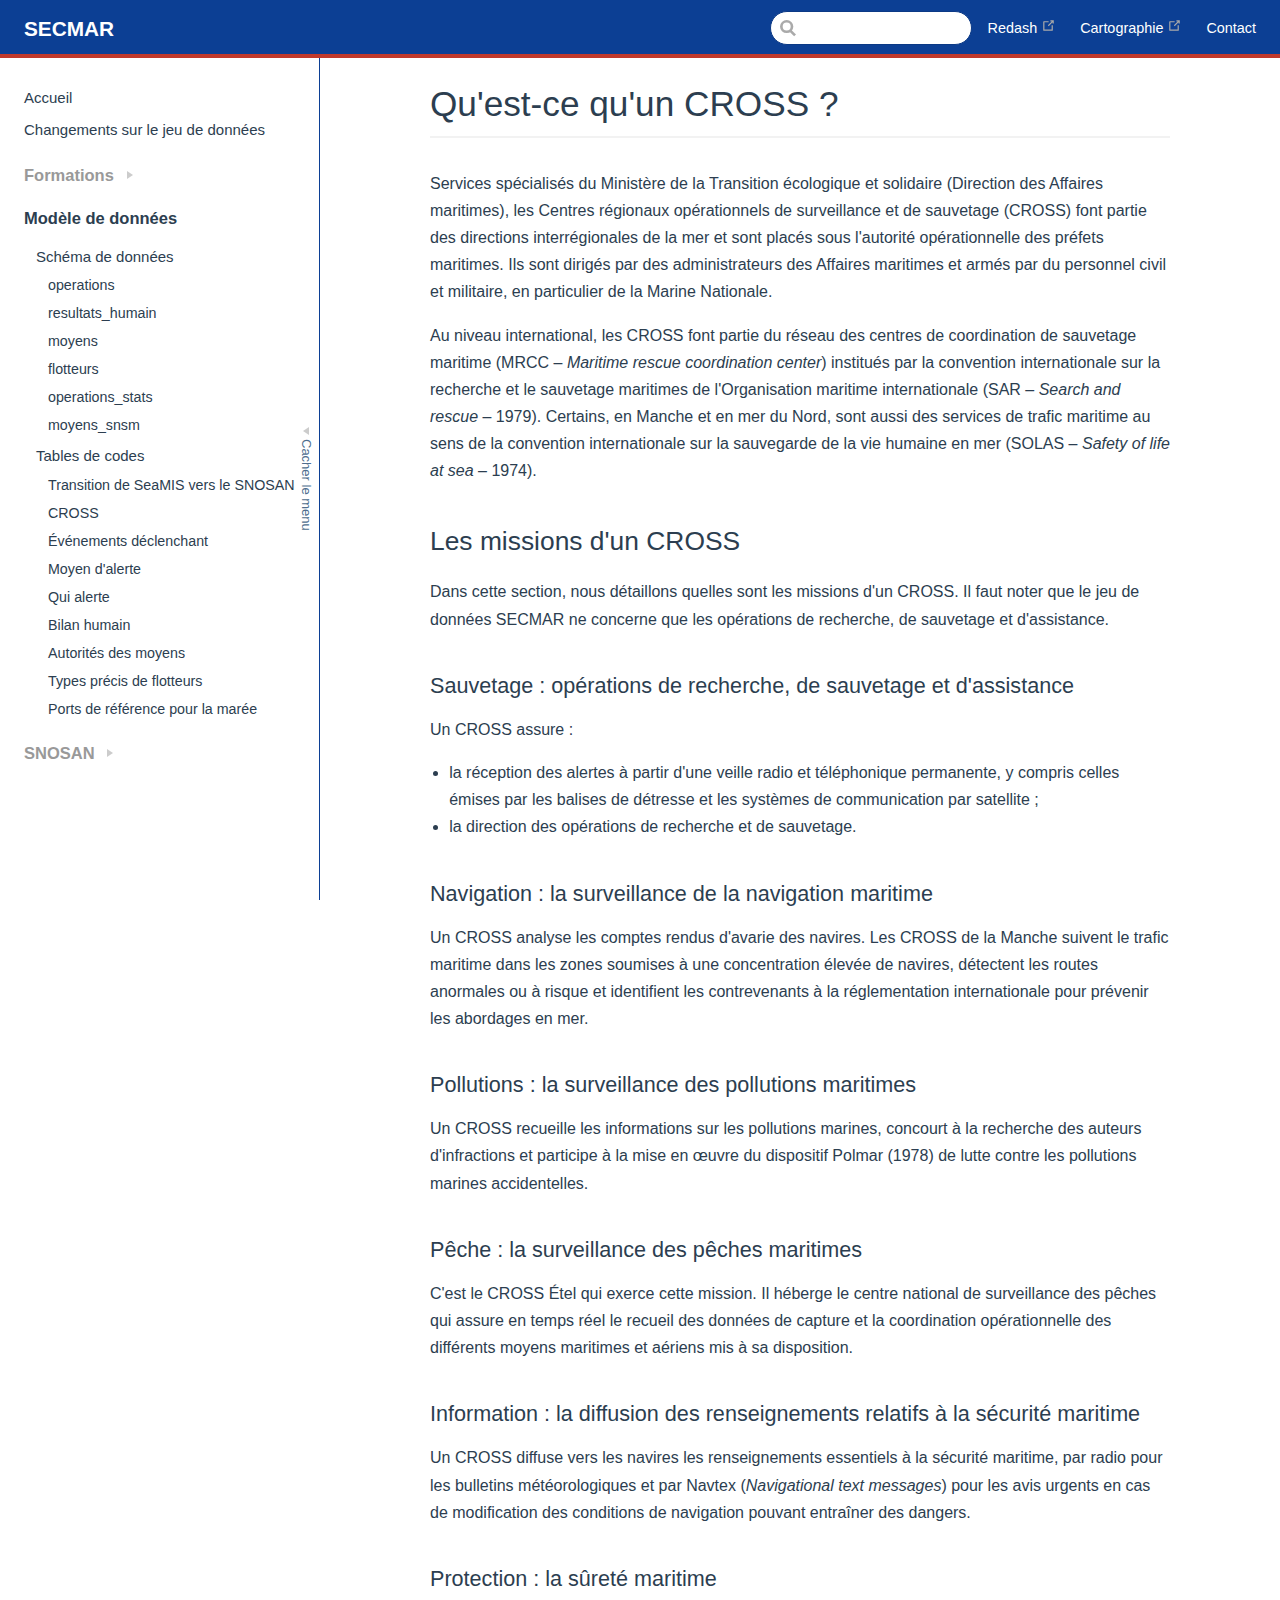
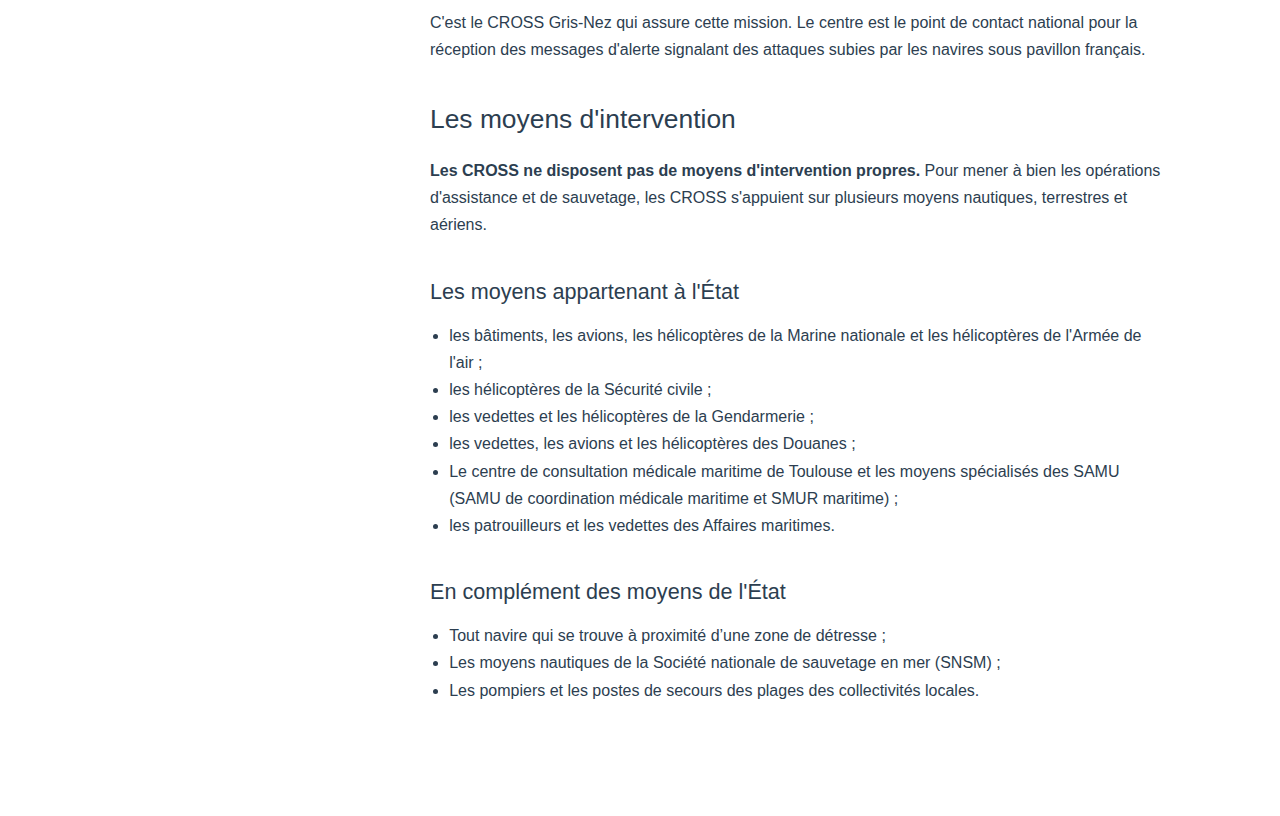
<file: cross.html>
<!DOCTYPE html>
<html lang="fr">
  <head>
    <meta charset="utf-8">
    <meta name="viewport" content="width=device-width,initial-scale=1">
    <title>Qu&#39;est-ce qu&#39;un CROSS ? | SECMAR</title>
    <meta name="description" content="Jeu de données des affaires maritimes sur l&#39;assistance et le sauvetage en mer">
    <link rel="icon" href="https://www.snosan.fr/themes/rainlab-vanilla/assets/images/favicon.png">
  <meta name="theme-color" content="#0d3f94">
    
    <link rel="preload" href="/assets/css/0.styles.e90450f4.css" as="style"><link rel="preload" href="/assets/js/app.fd4782da.js" as="script"><link rel="preload" href="/assets/js/4.7b387fda.js" as="script"><link rel="preload" href="/assets/js/7.0cbe5dfc.js" as="script"><link rel="prefetch" href="/assets/js/2.413b4e91.js"><link rel="prefetch" href="/assets/js/3.1a376dc8.js"><link rel="prefetch" href="/assets/js/5.46a485ad.js"><link rel="prefetch" href="/assets/js/6.96d518fd.js"><link rel="prefetch" href="/assets/js/8.9ee0e24e.js"><link rel="prefetch" href="/assets/js/9.4f108125.js"><link rel="prefetch" href="/assets/js/10.3d1752a0.js"><link rel="prefetch" href="/assets/js/11.95da56de.js"><link rel="prefetch" href="/assets/js/12.08f5e00c.js"><link rel="prefetch" href="/assets/js/13.caeb3dec.js"><link rel="prefetch" href="/assets/js/14.a3f89f9d.js"><link rel="prefetch" href="/assets/js/15.fdd30358.js"><link rel="prefetch" href="/assets/js/16.33e434b2.js">
    <link rel="stylesheet" href="/assets/css/0.styles.e90450f4.css">
  </head>
  <body>
    <div id="app" data-server-rendered="true"><div class="theme-container"><header class="navbar"><div class="sidebar-button"><svg xmlns="http://www.w3.org/2000/svg" aria-hidden="true" role="img" viewBox="0 0 448 512" class="icon"><path fill="currentColor" d="M436 124H12c-6.627 0-12-5.373-12-12V80c0-6.627 5.373-12 12-12h424c6.627 0 12 5.373 12 12v32c0 6.627-5.373 12-12 12zm0 160H12c-6.627 0-12-5.373-12-12v-32c0-6.627 5.373-12 12-12h424c6.627 0 12 5.373 12 12v32c0 6.627-5.373 12-12 12zm0 160H12c-6.627 0-12-5.373-12-12v-32c0-6.627 5.373-12 12-12h424c6.627 0 12 5.373 12 12v32c0 6.627-5.373 12-12 12z"></path></svg></div> <a href="/" class="home-link router-link-active"><!----> <span class="site-name">SECMAR</span></a> <div class="links" style="max-width:nullpx;"><div class="search-box"><input aria-label="Search" autocomplete="off" spellcheck="false" value=""> <!----></div> <nav class="nav-links can-hide"><div class="nav-item"><a href="https://redash.snosan.fr" target="_blank" rel="noopener noreferrer" class="nav-link external">
  Redash
  <svg xmlns="http://www.w3.org/2000/svg" aria-hidden="true" x="0px" y="0px" viewBox="0 0 100 100" width="15" height="15" class="icon outbound"><path fill="currentColor" d="M18.8,85.1h56l0,0c2.2,0,4-1.8,4-4v-32h-8v28h-48v-48h28v-8h-32l0,0c-2.2,0-4,1.8-4,4v56C14.8,83.3,16.6,85.1,18.8,85.1z"></path> <polygon fill="currentColor" points="45.7,48.7 51.3,54.3 77.2,28.5 77.2,37.2 85.2,37.2 85.2,14.9 62.8,14.9 62.8,22.9 71.5,22.9"></polygon></svg></a></div><div class="nav-item"><a href="https://carte.snosan.fr" target="_blank" rel="noopener noreferrer" class="nav-link external">
  Cartographie
  <svg xmlns="http://www.w3.org/2000/svg" aria-hidden="true" x="0px" y="0px" viewBox="0 0 100 100" width="15" height="15" class="icon outbound"><path fill="currentColor" d="M18.8,85.1h56l0,0c2.2,0,4-1.8,4-4v-32h-8v28h-48v-48h28v-8h-32l0,0c-2.2,0-4,1.8-4,4v56C14.8,83.3,16.6,85.1,18.8,85.1z"></path> <polygon fill="currentColor" points="45.7,48.7 51.3,54.3 77.2,28.5 77.2,37.2 85.2,37.2 85.2,14.9 62.8,14.9 62.8,22.9 71.5,22.9"></polygon></svg></a></div><div class="nav-item"><a href="/snosan.html#contact" class="nav-link">Contact</a></div> <!----></nav></div></header> <div class="sidebar-mask"></div> <div class="sidebar"><nav class="nav-links"><div class="nav-item"><a href="https://redash.snosan.fr" target="_blank" rel="noopener noreferrer" class="nav-link external">
  Redash
  <svg xmlns="http://www.w3.org/2000/svg" aria-hidden="true" x="0px" y="0px" viewBox="0 0 100 100" width="15" height="15" class="icon outbound"><path fill="currentColor" d="M18.8,85.1h56l0,0c2.2,0,4-1.8,4-4v-32h-8v28h-48v-48h28v-8h-32l0,0c-2.2,0-4,1.8-4,4v56C14.8,83.3,16.6,85.1,18.8,85.1z"></path> <polygon fill="currentColor" points="45.7,48.7 51.3,54.3 77.2,28.5 77.2,37.2 85.2,37.2 85.2,14.9 62.8,14.9 62.8,22.9 71.5,22.9"></polygon></svg></a></div><div class="nav-item"><a href="https://carte.snosan.fr" target="_blank" rel="noopener noreferrer" class="nav-link external">
  Cartographie
  <svg xmlns="http://www.w3.org/2000/svg" aria-hidden="true" x="0px" y="0px" viewBox="0 0 100 100" width="15" height="15" class="icon outbound"><path fill="currentColor" d="M18.8,85.1h56l0,0c2.2,0,4-1.8,4-4v-32h-8v28h-48v-48h28v-8h-32l0,0c-2.2,0-4,1.8-4,4v56C14.8,83.3,16.6,85.1,18.8,85.1z"></path> <polygon fill="currentColor" points="45.7,48.7 51.3,54.3 77.2,28.5 77.2,37.2 85.2,37.2 85.2,14.9 62.8,14.9 62.8,22.9 71.5,22.9"></polygon></svg></a></div><div class="nav-item"><a href="/snosan.html#contact" class="nav-link">Contact</a></div> <!----></nav>  <ul class="sidebar-links"><li><a href="/" class="sidebar-link">Accueil</a></li><li><a href="/CHANGELOG.html" class="sidebar-link">Changements sur le jeu de données</a><ul class="sidebar-sub-headers"></ul></li><li><div class="sidebar-group collapsable"><p class="sidebar-heading"><span>Formations</span> <span class="arrow right"></span></p> <!----></div></li><li><div class="sidebar-group"><p class="sidebar-heading"><span>Modèle de données</span> <!----></p> <ul class="sidebar-group-items"><li><a href="/schema.html" class="sidebar-link">Schéma de données</a><ul class="sidebar-sub-headers"><li class="sidebar-sub-header"><a href="/schema.html#operations" class="sidebar-link">operations</a></li><li class="sidebar-sub-header"><a href="/schema.html#resultats-humain" class="sidebar-link">resultats_humain</a></li><li class="sidebar-sub-header"><a href="/schema.html#moyens" class="sidebar-link">moyens</a></li><li class="sidebar-sub-header"><a href="/schema.html#flotteurs" class="sidebar-link">flotteurs</a></li><li class="sidebar-sub-header"><a href="/schema.html#operations-stats" class="sidebar-link">operations_stats</a></li><li class="sidebar-sub-header"><a href="/schema.html#moyens-snsm" class="sidebar-link">moyens_snsm</a></li></ul></li><li><a href="/tables_codes.html" class="sidebar-link">Tables de codes</a><ul class="sidebar-sub-headers"><li class="sidebar-sub-header"><a href="/tables_codes.html#transition-de-seamis-vers-le-snosan" class="sidebar-link">Transition de SeaMIS vers le SNOSAN</a></li><li class="sidebar-sub-header"><a href="/tables_codes.html#cross" class="sidebar-link">CROSS</a></li><li class="sidebar-sub-header"><a href="/tables_codes.html#evenements-declenchant" class="sidebar-link">Événements déclenchant</a></li><li class="sidebar-sub-header"><a href="/tables_codes.html#moyen-d-alerte" class="sidebar-link">Moyen d'alerte</a></li><li class="sidebar-sub-header"><a href="/tables_codes.html#qui-alerte" class="sidebar-link">Qui alerte</a></li><li class="sidebar-sub-header"><a href="/tables_codes.html#bilan-humain" class="sidebar-link">Bilan humain</a></li><li class="sidebar-sub-header"><a href="/tables_codes.html#autorites-des-moyens" class="sidebar-link">Autorités des moyens</a></li><li class="sidebar-sub-header"><a href="/tables_codes.html#types-precis-de-flotteurs" class="sidebar-link">Types précis de flotteurs</a></li><li class="sidebar-sub-header"><a href="/tables_codes.html#ports-de-reference-pour-la-maree" class="sidebar-link">Ports de référence pour la marée</a></li></ul></li></ul></div></li><li><div class="sidebar-group collapsable"><p class="sidebar-heading"><span>SNOSAN</span> <span class="arrow right"></span></p> <!----></div></li></ul>  <div class="sidebar__toggle"><span class="arrow left"></span> <span class="sidebar__toggle-label">
        Cacher le menu
    </span></div></div> <div class="page"> <div class="content"><h1 id="qu-est-ce-qu-un-cross"><a href="#qu-est-ce-qu-un-cross" aria-hidden="true" class="header-anchor">#</a> Qu'est-ce qu'un CROSS ?</h1> <p>Services spécialisés du Ministère de la Transition écologique et solidaire (Direction des Affaires maritimes), les Centres régionaux opérationnels de surveillance et de sauvetage (CROSS) font partie des directions interrégionales de la mer et sont placés sous l'autorité opérationnelle des préfets maritimes. Ils sont dirigés par des administrateurs des Affaires maritimes et armés par du personnel civil et militaire, en particulier de la Marine Nationale.</p> <p>Au niveau international, les CROSS font partie du réseau des centres de coordination de sauvetage maritime (MRCC – <em>Maritime rescue coordination center</em>) institués par la convention internationale sur la recherche et le sauvetage maritimes de l'Organisation maritime internationale (SAR – <em>Search and rescue</em> – 1979). Certains, en Manche et en mer du Nord, sont aussi des services de trafic maritime au sens de la convention internationale sur la sauvegarde de la vie humaine en mer (SOLAS – <em>Safety of life at sea</em> – 1974).</p> <h2 id="les-missions-d-un-cross"><a href="#les-missions-d-un-cross" aria-hidden="true" class="header-anchor">#</a> Les missions d'un CROSS</h2> <p>Dans cette section, nous détaillons quelles sont les missions d'un CROSS. Il faut noter que le jeu de données SECMAR ne concerne que les opérations de recherche, de sauvetage et d'assistance.</p> <h3 id="sauvetage-operations-de-recherche-de-sauvetage-et-d-assistance"><a href="#sauvetage-operations-de-recherche-de-sauvetage-et-d-assistance" aria-hidden="true" class="header-anchor">#</a> Sauvetage : opérations de recherche, de sauvetage et d'assistance</h3> <p>Un CROSS assure :</p> <ul><li>la réception des alertes à partir d'une veille radio et téléphonique permanente, y compris celles émises par les balises de détresse et les systèmes de communication par satellite ;</li> <li>la direction des opérations de recherche et de sauvetage.</li></ul> <h3 id="navigation-la-surveillance-de-la-navigation-maritime"><a href="#navigation-la-surveillance-de-la-navigation-maritime" aria-hidden="true" class="header-anchor">#</a> Navigation : la surveillance de la navigation maritime</h3> <p>Un CROSS analyse les comptes rendus d'avarie des navires. Les CROSS de la Manche suivent le trafic maritime dans les zones soumises à une concentration élevée de navires, détectent les routes anormales ou à risque et identifient les contrevenants à la réglementation internationale pour prévenir les abordages en mer.</p> <h3 id="pollutions-la-surveillance-des-pollutions-maritimes"><a href="#pollutions-la-surveillance-des-pollutions-maritimes" aria-hidden="true" class="header-anchor">#</a> Pollutions : la surveillance des pollutions maritimes</h3> <p>Un CROSS recueille les informations sur les pollutions marines, concourt
à la recherche des auteurs d'infractions et participe à la mise en œuvre du dispositif Polmar (1978) de lutte contre les pollutions marines accidentelles.</p> <h3 id="pêche-la-surveillance-des-pêches-maritimes"><a href="#pêche-la-surveillance-des-pêches-maritimes" aria-hidden="true" class="header-anchor">#</a> Pêche : la surveillance des pêches maritimes</h3> <p>C'est le CROSS Étel qui exerce cette mission. Il héberge le centre national de surveillance des pêches qui assure en temps réel le recueil des données
de capture et la coordination opérationnelle des différents moyens maritimes et aériens mis à sa disposition.</p> <h3 id="information-la-diffusion-des-renseignements-relatifs-à-la-sécurité-maritime"><a href="#information-la-diffusion-des-renseignements-relatifs-à-la-sécurité-maritime" aria-hidden="true" class="header-anchor">#</a> Information : la diffusion des renseignements relatifs à la sécurité maritime</h3> <p>Un CROSS diffuse vers les navires les renseignements essentiels à la sécurité maritime, par radio pour les bulletins météorologiques et par Navtex (<em>Navigational text messages</em>) pour les avis urgents en cas de modification des conditions de navigation pouvant entraîner des dangers.</p> <h3 id="protection-la-sûreté-maritime"><a href="#protection-la-sûreté-maritime" aria-hidden="true" class="header-anchor">#</a> Protection : la sûreté maritime</h3> <p>C'est le CROSS Gris-Nez qui assure cette mission. Le centre est le point de contact national pour la réception des messages d'alerte signalant des attaques subies par les navires sous pavillon français.</p> <h2 id="les-moyens-d-intervention"><a href="#les-moyens-d-intervention" aria-hidden="true" class="header-anchor">#</a> Les moyens d'intervention</h2> <p><strong>Les CROSS ne disposent pas de moyens d'intervention propres.</strong> Pour mener à bien les opérations d'assistance et de sauvetage, les CROSS s'appuient sur plusieurs moyens nautiques, terrestres et aériens.</p> <h3 id="les-moyens-appartenant-a-l-etat"><a href="#les-moyens-appartenant-a-l-etat" aria-hidden="true" class="header-anchor">#</a> Les moyens appartenant à l'État</h3> <ul><li>les bâtiments, les avions, les hélicoptères de la Marine nationale et les hélicoptères de l'Armée de l'air ;</li> <li>les hélicoptères de la Sécurité civile ;</li> <li>les vedettes et les hélicoptères de la Gendarmerie ;</li> <li>les vedettes, les avions et les hélicoptères des Douanes ;</li> <li>Le centre de consultation médicale maritime de Toulouse et les moyens spécialisés des SAMU (SAMU de coordination médicale maritime et SMUR maritime) ;</li> <li>les patrouilleurs et les vedettes des Affaires maritimes.</li></ul> <h3 id="en-complement-des-moyens-de-l-etat"><a href="#en-complement-des-moyens-de-l-etat" aria-hidden="true" class="header-anchor">#</a> En complément des moyens de l'État</h3> <ul><li>Tout navire qui se trouve à proximité d’une zone de détresse ;</li> <li>Les moyens nautiques de la Société nationale de sauvetage en mer (SNSM) ;</li> <li>Les pompiers et les postes de secours des plages des collectivités locales.</li></ul></div> <div class="page-edit"><!----> <!----></div> <!----> </div> <!----></div></div>
    <script src="/assets/js/4.7b387fda.js" defer></script><script src="/assets/js/7.0cbe5dfc.js" defer></script><script src="/assets/js/app.fd4782da.js" defer></script>
  </body>
</html>
</file>
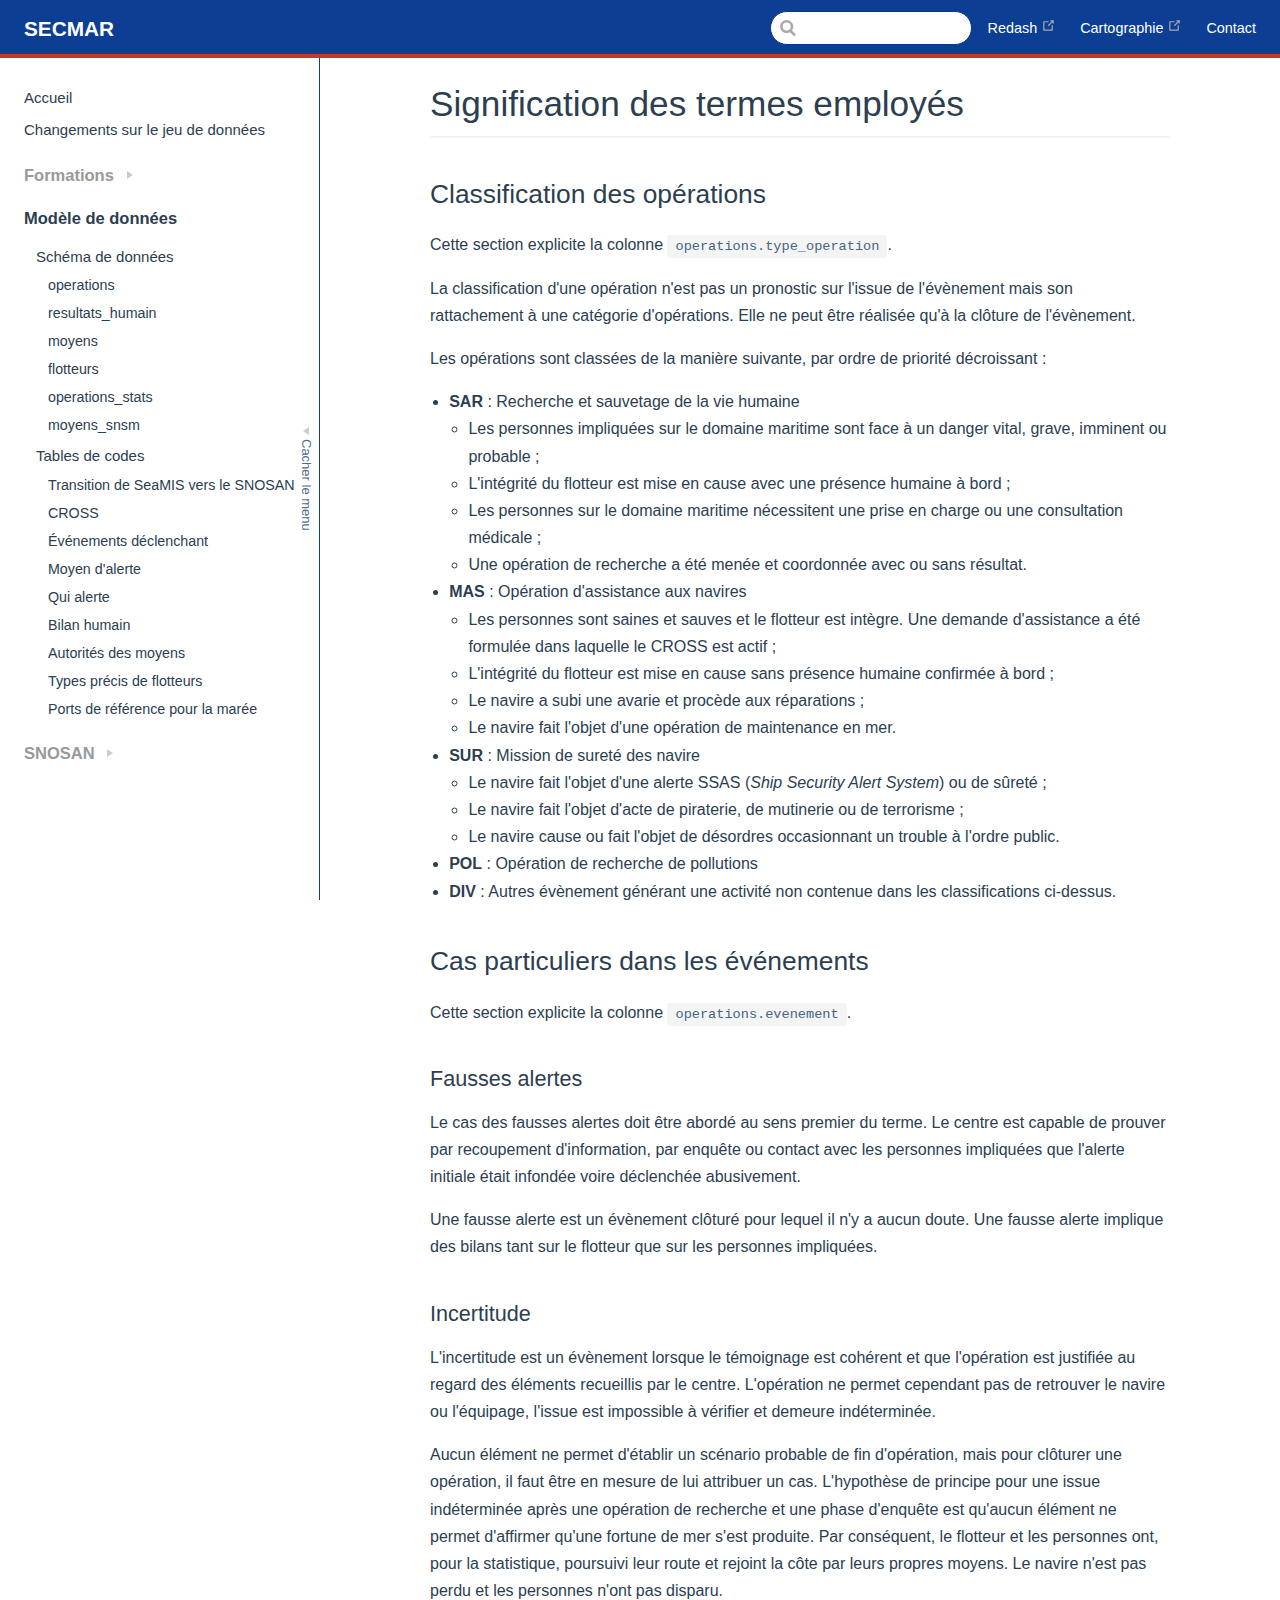
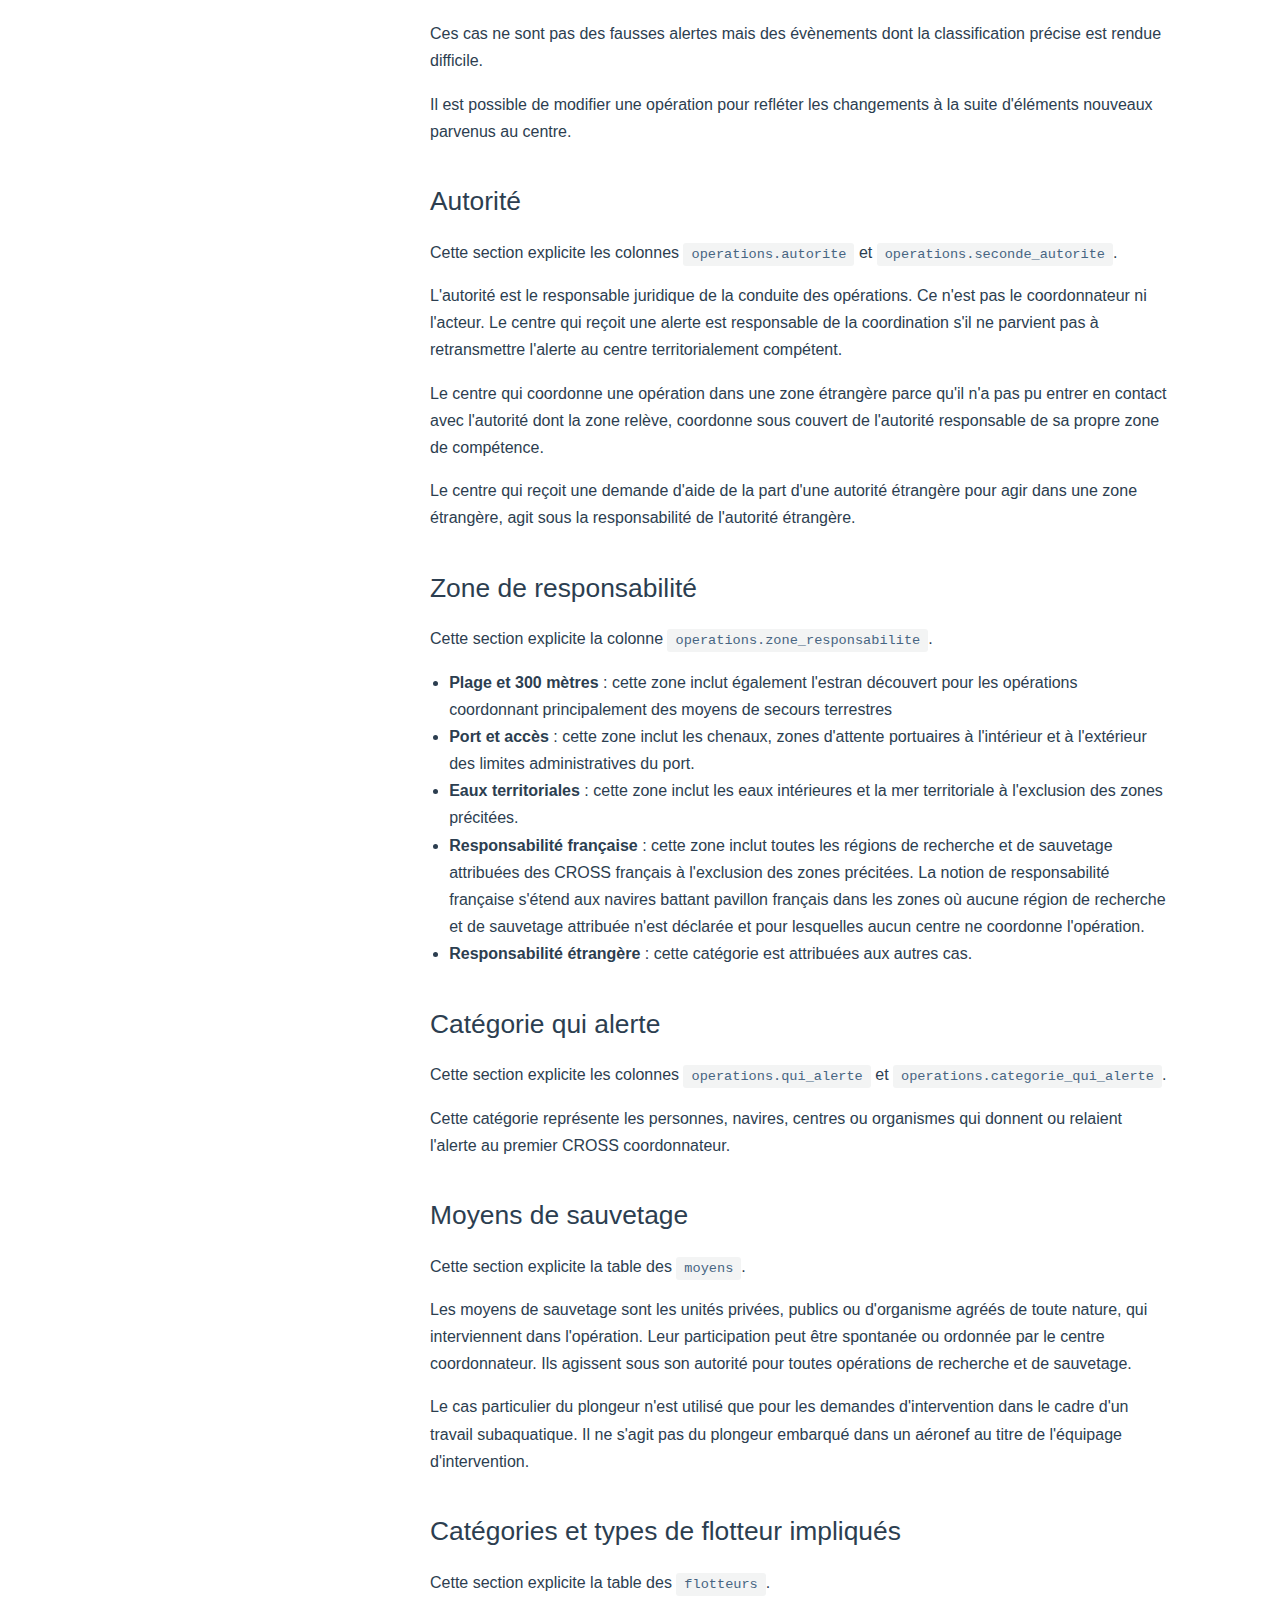
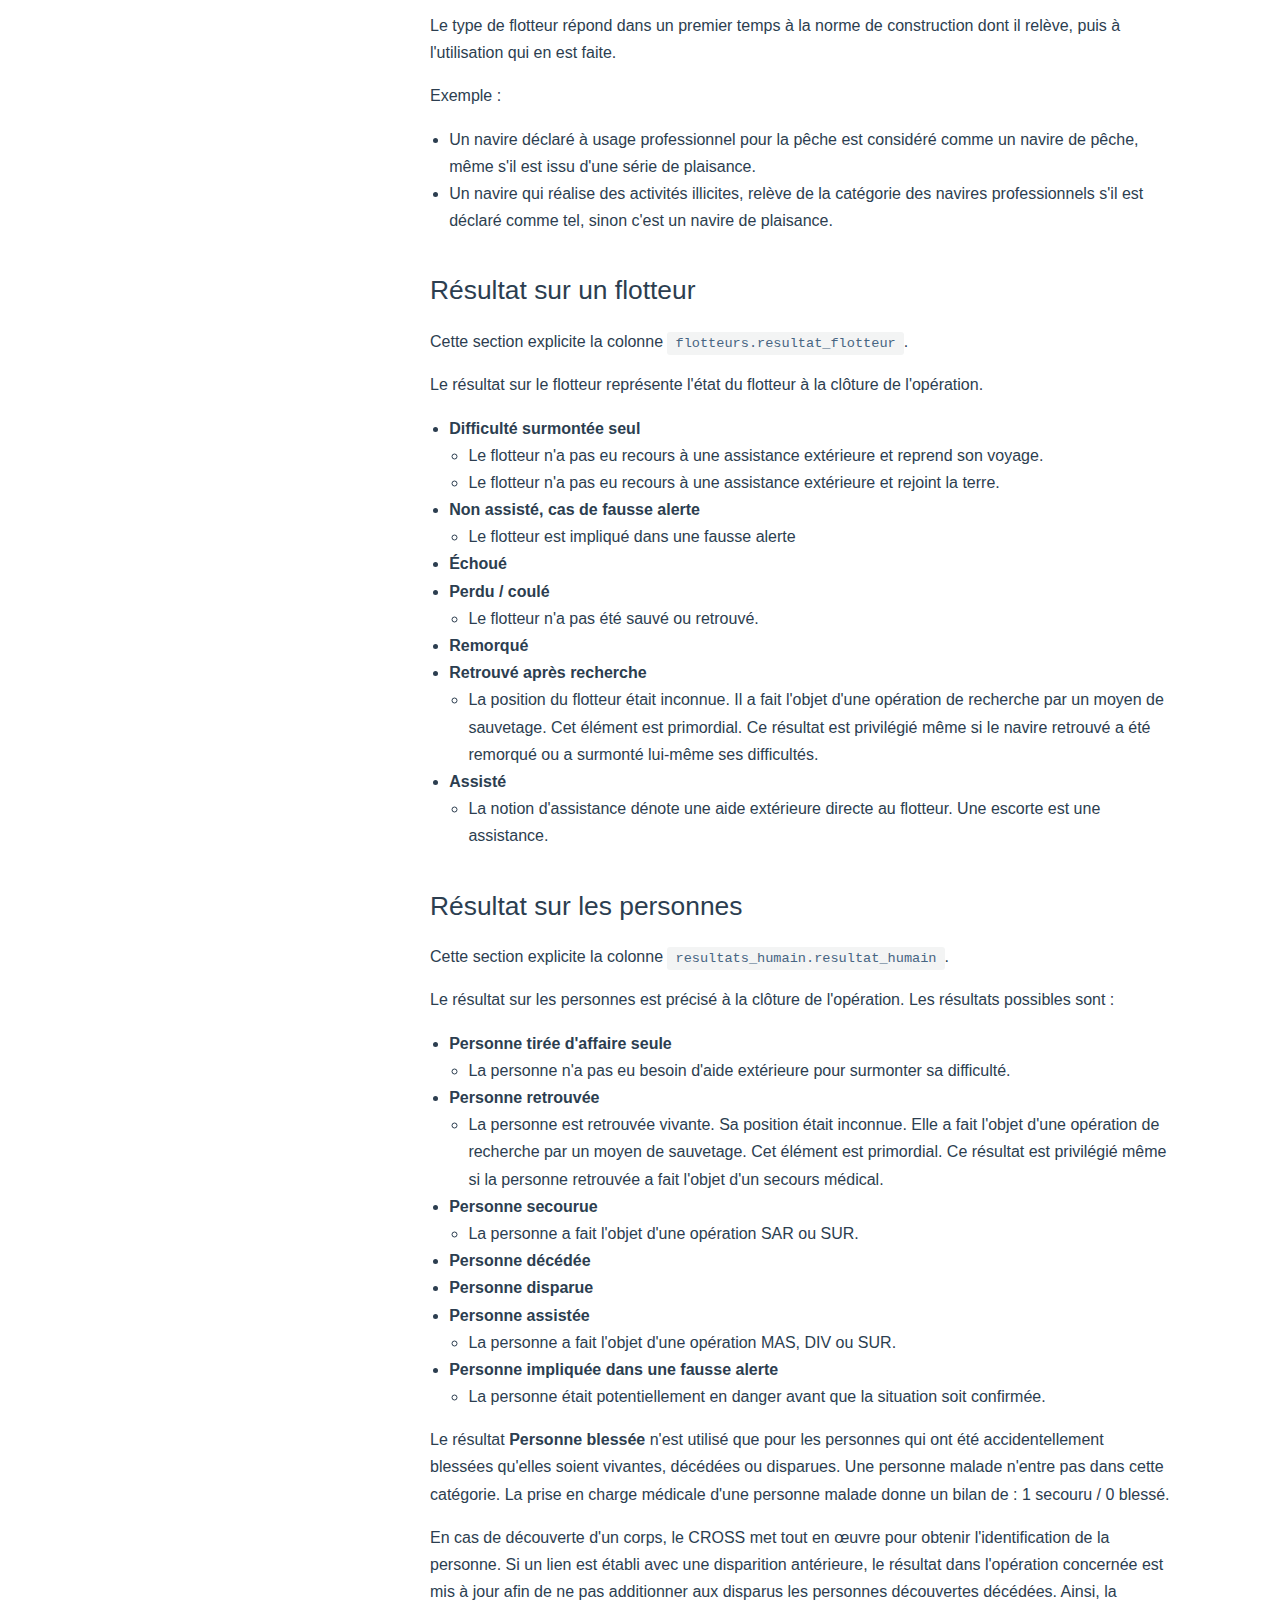
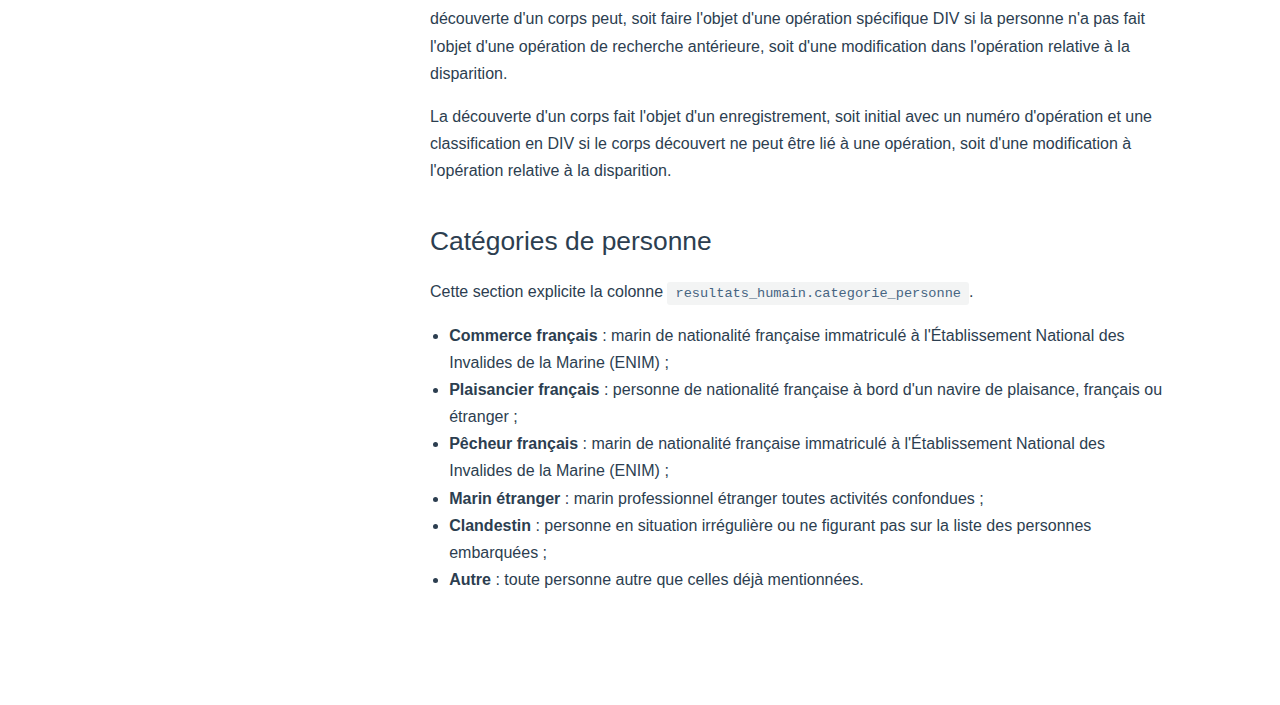
<file: donnees.html>
<!DOCTYPE html>
<html lang="fr">
  <head>
    <meta charset="utf-8">
    <meta name="viewport" content="width=device-width,initial-scale=1">
    <title>Signification des termes employés | SECMAR</title>
    <meta name="description" content="Jeu de données des affaires maritimes sur l&#39;assistance et le sauvetage en mer">
    <link rel="icon" href="https://www.snosan.fr/themes/rainlab-vanilla/assets/images/favicon.png">
  <meta name="theme-color" content="#0d3f94">
    
    <link rel="preload" href="/assets/css/0.styles.e90450f4.css" as="style"><link rel="preload" href="/assets/js/app.fd4782da.js" as="script"><link rel="preload" href="/assets/js/4.7b387fda.js" as="script"><link rel="preload" href="/assets/js/8.9ee0e24e.js" as="script"><link rel="prefetch" href="/assets/js/7.0cbe5dfc.js"><link rel="prefetch" href="/assets/js/2.413b4e91.js"><link rel="prefetch" href="/assets/js/3.1a376dc8.js"><link rel="prefetch" href="/assets/js/5.46a485ad.js"><link rel="prefetch" href="/assets/js/6.96d518fd.js"><link rel="prefetch" href="/assets/js/9.4f108125.js"><link rel="prefetch" href="/assets/js/10.3d1752a0.js"><link rel="prefetch" href="/assets/js/11.95da56de.js"><link rel="prefetch" href="/assets/js/12.08f5e00c.js"><link rel="prefetch" href="/assets/js/13.caeb3dec.js"><link rel="prefetch" href="/assets/js/14.a3f89f9d.js"><link rel="prefetch" href="/assets/js/15.fdd30358.js"><link rel="prefetch" href="/assets/js/16.33e434b2.js">
    <link rel="stylesheet" href="/assets/css/0.styles.e90450f4.css">
  </head>
  <body>
    <div id="app" data-server-rendered="true"><div class="theme-container"><header class="navbar"><div class="sidebar-button"><svg xmlns="http://www.w3.org/2000/svg" aria-hidden="true" role="img" viewBox="0 0 448 512" class="icon"><path fill="currentColor" d="M436 124H12c-6.627 0-12-5.373-12-12V80c0-6.627 5.373-12 12-12h424c6.627 0 12 5.373 12 12v32c0 6.627-5.373 12-12 12zm0 160H12c-6.627 0-12-5.373-12-12v-32c0-6.627 5.373-12 12-12h424c6.627 0 12 5.373 12 12v32c0 6.627-5.373 12-12 12zm0 160H12c-6.627 0-12-5.373-12-12v-32c0-6.627 5.373-12 12-12h424c6.627 0 12 5.373 12 12v32c0 6.627-5.373 12-12 12z"></path></svg></div> <a href="/" class="home-link router-link-active"><!----> <span class="site-name">SECMAR</span></a> <div class="links" style="max-width:nullpx;"><div class="search-box"><input aria-label="Search" autocomplete="off" spellcheck="false" value=""> <!----></div> <nav class="nav-links can-hide"><div class="nav-item"><a href="https://redash.snosan.fr" target="_blank" rel="noopener noreferrer" class="nav-link external">
  Redash
  <svg xmlns="http://www.w3.org/2000/svg" aria-hidden="true" x="0px" y="0px" viewBox="0 0 100 100" width="15" height="15" class="icon outbound"><path fill="currentColor" d="M18.8,85.1h56l0,0c2.2,0,4-1.8,4-4v-32h-8v28h-48v-48h28v-8h-32l0,0c-2.2,0-4,1.8-4,4v56C14.8,83.3,16.6,85.1,18.8,85.1z"></path> <polygon fill="currentColor" points="45.7,48.7 51.3,54.3 77.2,28.5 77.2,37.2 85.2,37.2 85.2,14.9 62.8,14.9 62.8,22.9 71.5,22.9"></polygon></svg></a></div><div class="nav-item"><a href="https://carte.snosan.fr" target="_blank" rel="noopener noreferrer" class="nav-link external">
  Cartographie
  <svg xmlns="http://www.w3.org/2000/svg" aria-hidden="true" x="0px" y="0px" viewBox="0 0 100 100" width="15" height="15" class="icon outbound"><path fill="currentColor" d="M18.8,85.1h56l0,0c2.2,0,4-1.8,4-4v-32h-8v28h-48v-48h28v-8h-32l0,0c-2.2,0-4,1.8-4,4v56C14.8,83.3,16.6,85.1,18.8,85.1z"></path> <polygon fill="currentColor" points="45.7,48.7 51.3,54.3 77.2,28.5 77.2,37.2 85.2,37.2 85.2,14.9 62.8,14.9 62.8,22.9 71.5,22.9"></polygon></svg></a></div><div class="nav-item"><a href="/snosan.html#contact" class="nav-link">Contact</a></div> <!----></nav></div></header> <div class="sidebar-mask"></div> <div class="sidebar"><nav class="nav-links"><div class="nav-item"><a href="https://redash.snosan.fr" target="_blank" rel="noopener noreferrer" class="nav-link external">
  Redash
  <svg xmlns="http://www.w3.org/2000/svg" aria-hidden="true" x="0px" y="0px" viewBox="0 0 100 100" width="15" height="15" class="icon outbound"><path fill="currentColor" d="M18.8,85.1h56l0,0c2.2,0,4-1.8,4-4v-32h-8v28h-48v-48h28v-8h-32l0,0c-2.2,0-4,1.8-4,4v56C14.8,83.3,16.6,85.1,18.8,85.1z"></path> <polygon fill="currentColor" points="45.7,48.7 51.3,54.3 77.2,28.5 77.2,37.2 85.2,37.2 85.2,14.9 62.8,14.9 62.8,22.9 71.5,22.9"></polygon></svg></a></div><div class="nav-item"><a href="https://carte.snosan.fr" target="_blank" rel="noopener noreferrer" class="nav-link external">
  Cartographie
  <svg xmlns="http://www.w3.org/2000/svg" aria-hidden="true" x="0px" y="0px" viewBox="0 0 100 100" width="15" height="15" class="icon outbound"><path fill="currentColor" d="M18.8,85.1h56l0,0c2.2,0,4-1.8,4-4v-32h-8v28h-48v-48h28v-8h-32l0,0c-2.2,0-4,1.8-4,4v56C14.8,83.3,16.6,85.1,18.8,85.1z"></path> <polygon fill="currentColor" points="45.7,48.7 51.3,54.3 77.2,28.5 77.2,37.2 85.2,37.2 85.2,14.9 62.8,14.9 62.8,22.9 71.5,22.9"></polygon></svg></a></div><div class="nav-item"><a href="/snosan.html#contact" class="nav-link">Contact</a></div> <!----></nav>  <ul class="sidebar-links"><li><a href="/" class="sidebar-link">Accueil</a></li><li><a href="/CHANGELOG.html" class="sidebar-link">Changements sur le jeu de données</a><ul class="sidebar-sub-headers"></ul></li><li><div class="sidebar-group collapsable"><p class="sidebar-heading"><span>Formations</span> <span class="arrow right"></span></p> <!----></div></li><li><div class="sidebar-group"><p class="sidebar-heading"><span>Modèle de données</span> <!----></p> <ul class="sidebar-group-items"><li><a href="/schema.html" class="sidebar-link">Schéma de données</a><ul class="sidebar-sub-headers"><li class="sidebar-sub-header"><a href="/schema.html#operations" class="sidebar-link">operations</a></li><li class="sidebar-sub-header"><a href="/schema.html#resultats-humain" class="sidebar-link">resultats_humain</a></li><li class="sidebar-sub-header"><a href="/schema.html#moyens" class="sidebar-link">moyens</a></li><li class="sidebar-sub-header"><a href="/schema.html#flotteurs" class="sidebar-link">flotteurs</a></li><li class="sidebar-sub-header"><a href="/schema.html#operations-stats" class="sidebar-link">operations_stats</a></li><li class="sidebar-sub-header"><a href="/schema.html#moyens-snsm" class="sidebar-link">moyens_snsm</a></li></ul></li><li><a href="/tables_codes.html" class="sidebar-link">Tables de codes</a><ul class="sidebar-sub-headers"><li class="sidebar-sub-header"><a href="/tables_codes.html#transition-de-seamis-vers-le-snosan" class="sidebar-link">Transition de SeaMIS vers le SNOSAN</a></li><li class="sidebar-sub-header"><a href="/tables_codes.html#cross" class="sidebar-link">CROSS</a></li><li class="sidebar-sub-header"><a href="/tables_codes.html#evenements-declenchant" class="sidebar-link">Événements déclenchant</a></li><li class="sidebar-sub-header"><a href="/tables_codes.html#moyen-d-alerte" class="sidebar-link">Moyen d'alerte</a></li><li class="sidebar-sub-header"><a href="/tables_codes.html#qui-alerte" class="sidebar-link">Qui alerte</a></li><li class="sidebar-sub-header"><a href="/tables_codes.html#bilan-humain" class="sidebar-link">Bilan humain</a></li><li class="sidebar-sub-header"><a href="/tables_codes.html#autorites-des-moyens" class="sidebar-link">Autorités des moyens</a></li><li class="sidebar-sub-header"><a href="/tables_codes.html#types-precis-de-flotteurs" class="sidebar-link">Types précis de flotteurs</a></li><li class="sidebar-sub-header"><a href="/tables_codes.html#ports-de-reference-pour-la-maree" class="sidebar-link">Ports de référence pour la marée</a></li></ul></li></ul></div></li><li><div class="sidebar-group collapsable"><p class="sidebar-heading"><span>SNOSAN</span> <span class="arrow right"></span></p> <!----></div></li></ul>  <div class="sidebar__toggle"><span class="arrow left"></span> <span class="sidebar__toggle-label">
        Cacher le menu
    </span></div></div> <div class="page"> <div class="content"><h1 id="signification-des-termes-employés"><a href="#signification-des-termes-employés" aria-hidden="true" class="header-anchor">#</a> Signification des termes employés</h1> <h2 id="classification-des-operations"><a href="#classification-des-operations" aria-hidden="true" class="header-anchor">#</a> Classification des opérations</h2> <p>Cette section explicite la colonne <code>operations.type_operation</code>.</p> <p>La classification d'une opération n'est pas un pronostic sur l'issue de l'évènement mais son rattachement à une catégorie d'opérations. Elle ne peut être réalisée qu'à la clôture de l'évènement.</p> <p>Les opérations sont classées de la manière suivante, par ordre de priorité décroissant :</p> <ul><li><strong>SAR</strong> : Recherche et sauvetage de la vie humaine
<ul><li>Les personnes impliquées sur le domaine maritime sont face à un danger vital, grave, imminent ou probable ;</li> <li>L'intégrité du flotteur est mise en cause avec une présence humaine à bord ;</li> <li>Les personnes sur le domaine maritime nécessitent une prise en charge ou une consultation médicale ;</li> <li>Une opération de recherche a été menée et coordonnée avec ou sans résultat.</li></ul></li> <li><strong>MAS</strong> : Opération d'assistance aux navires
<ul><li>Les personnes sont saines et sauves et le flotteur est intègre. Une
demande d'assistance a été formulée dans laquelle le CROSS est actif ;</li> <li>L'intégrité du flotteur est mise en cause sans présence humaine
confirmée à bord ;</li> <li>Le navire a subi une avarie et procède aux réparations ;</li> <li>Le navire fait l'objet d'une opération de maintenance en mer.</li></ul></li> <li><strong>SUR</strong> : Mission de sureté des navire
<ul><li>Le navire fait l'objet d'une alerte SSAS (<em>Ship Security Alert System</em>) ou de sûreté ;</li> <li>Le navire fait l'objet d'acte de piraterie, de mutinerie ou de terrorisme ;</li> <li>Le navire cause ou fait l'objet de désordres occasionnant un trouble à l'ordre public.</li></ul></li> <li><strong>POL</strong> : Opération de recherche de pollutions</li> <li><strong>DIV</strong> : Autres évènement générant une activité non contenue dans les classifications ci-dessus.</li></ul> <h2 id="cas-particuliers-dans-les-evenements"><a href="#cas-particuliers-dans-les-evenements" aria-hidden="true" class="header-anchor">#</a> Cas particuliers dans les événements</h2> <p>Cette section explicite la colonne <code>operations.evenement</code>.</p> <h3 id="fausses-alertes"><a href="#fausses-alertes" aria-hidden="true" class="header-anchor">#</a> Fausses alertes</h3> <p>Le cas des fausses alertes doit être abordé au sens premier du terme. Le centre est capable de prouver par recoupement d'information, par enquête ou contact avec les personnes impliquées que l'alerte initiale était infondée voire déclenchée abusivement.</p> <p>Une fausse alerte est un évènement clôturé pour lequel il n'y a aucun doute. Une fausse alerte implique des bilans tant sur le flotteur que sur les personnes impliquées.</p> <h3 id="incertitude"><a href="#incertitude" aria-hidden="true" class="header-anchor">#</a> Incertitude</h3> <p>L'incertitude est un évènement lorsque le témoignage est cohérent et que l'opération est justifiée au regard des éléments recueillis par le centre. L'opération ne permet cependant pas de retrouver le navire ou l'équipage, l'issue est impossible à vérifier et demeure indéterminée.</p> <p>Aucun élément ne permet d'établir un scénario probable de fin d'opération, mais pour clôturer une opération, il faut être en mesure de lui attribuer un cas. L'hypothèse de principe pour une issue indéterminée après une opération de recherche et une phase d'enquête est qu'aucun élément ne permet d'affirmer qu'une fortune de mer s'est produite. Par conséquent, le flotteur et les personnes ont, pour la statistique, poursuivi leur route et rejoint la côte par leurs propres moyens. Le navire n'est pas perdu et les personnes n'ont pas disparu.</p> <p>Ces cas ne sont pas des fausses alertes mais des évènements dont la classification précise est rendue difficile.</p> <p>Il est possible de modifier une opération pour refléter les changements à la suite d'éléments nouveaux parvenus au centre.</p> <h2 id="autorite"><a href="#autorite" aria-hidden="true" class="header-anchor">#</a> Autorité</h2> <p>Cette section explicite les colonnes <code>operations.autorite</code> et <code>operations.seconde_autorite</code>.</p> <p>L'autorité est le responsable juridique de la conduite des opérations. Ce n'est pas le coordonnateur ni l'acteur. Le centre qui reçoit une alerte est responsable de la coordination s'il ne parvient pas à retransmettre l'alerte au centre territorialement compétent.</p> <p>Le centre qui coordonne une opération dans une zone étrangère parce qu'il n'a pas pu entrer en contact avec l'autorité dont la zone relève, coordonne sous couvert de l'autorité responsable de sa propre zone de compétence.</p> <p>Le centre qui reçoit une demande d'aide de la part d'une autorité étrangère pour agir dans une zone étrangère, agit sous la responsabilité de l'autorité étrangère.</p> <h2 id="zone-de-responsabilite"><a href="#zone-de-responsabilite" aria-hidden="true" class="header-anchor">#</a> Zone de responsabilité</h2> <p>Cette section explicite la colonne <code>operations.zone_responsabilite</code>.</p> <ul><li><strong>Plage et 300 mètres</strong> : cette zone inclut également l'estran découvert pour les opérations coordonnant principalement des moyens de secours terrestres</li> <li><strong>Port et accès</strong> : cette zone inclut les chenaux, zones d'attente portuaires à l'intérieur et à l'extérieur des limites administratives du port.</li> <li><strong>Eaux territoriales</strong> : cette zone inclut les eaux intérieures et la mer territoriale à l'exclusion des zones précitées.</li> <li><strong>Responsabilité française</strong> : cette zone inclut toutes les régions de recherche et de sauvetage attribuées des CROSS français à l'exclusion des zones précitées. La notion de responsabilité française s'étend aux navires battant pavillon français dans les zones où aucune région de recherche et de sauvetage attribuée n'est déclarée et pour lesquelles aucun centre ne coordonne l'opération.</li> <li><strong>Responsabilité étrangère</strong> : cette catégorie est attribuées aux autres cas.</li></ul> <h2 id="categorie-qui-alerte"><a href="#categorie-qui-alerte" aria-hidden="true" class="header-anchor">#</a> Catégorie qui alerte</h2> <p>Cette section explicite les colonnes <code>operations.qui_alerte</code> et <code>operations.categorie_qui_alerte</code>.</p> <p>Cette catégorie représente les personnes, navires, centres ou organismes qui donnent ou relaient l'alerte au premier CROSS coordonnateur.</p> <h2 id="moyens-de-sauvetage"><a href="#moyens-de-sauvetage" aria-hidden="true" class="header-anchor">#</a> Moyens de sauvetage</h2> <p>Cette section explicite la table des <code>moyens</code>.</p> <p>Les moyens de sauvetage sont les unités privées, publics ou d'organisme agréés de toute nature, qui interviennent dans l'opération. Leur participation peut être spontanée ou ordonnée par le centre coordonnateur. Ils agissent sous son autorité pour toutes opérations de recherche et de sauvetage.</p> <p>Le cas particulier du plongeur n'est utilisé que pour les demandes d'intervention dans le cadre d'un travail subaquatique. Il ne s'agit pas du plongeur embarqué dans un aéronef au titre de l'équipage d'intervention.</p> <h2 id="catégories-et-types-de-flotteur-impliqués"><a href="#catégories-et-types-de-flotteur-impliqués" aria-hidden="true" class="header-anchor">#</a> Catégories et types de flotteur impliqués</h2> <p>Cette section explicite la table des <code>flotteurs</code>.</p> <p>Le type de flotteur répond dans un premier temps à la norme de construction dont il relève, puis à l'utilisation qui en est faite.</p> <p>Exemple :</p> <ul><li>Un navire déclaré à usage professionnel pour la pêche est considéré comme un navire de pêche, même s'il est issu d'une série de plaisance.</li> <li>Un navire qui réalise des activités illicites, relève de la catégorie des navires professionnels s'il est déclaré comme tel, sinon c'est un navire de plaisance.</li></ul> <h2 id="resultat-sur-un-flotteur"><a href="#resultat-sur-un-flotteur" aria-hidden="true" class="header-anchor">#</a> Résultat sur un flotteur</h2> <p>Cette section explicite la colonne <code>flotteurs.resultat_flotteur</code>.</p> <p>Le résultat sur le flotteur représente l'état du flotteur à la clôture de l'opération.</p> <ul><li><strong>Difficulté surmontée seul</strong> <ul><li>Le flotteur n'a pas eu recours à une assistance extérieure et reprend son voyage.</li> <li>Le flotteur n'a pas eu recours à une assistance extérieure et rejoint la terre.</li></ul></li> <li><strong>Non assisté, cas de fausse alerte</strong> <ul><li>Le flotteur est impliqué dans une fausse alerte</li></ul></li> <li><strong>Échoué</strong></li> <li><strong>Perdu / coulé</strong> <ul><li>Le flotteur n'a pas été sauvé ou retrouvé.</li></ul></li> <li><strong>Remorqué</strong></li> <li><strong>Retrouvé après recherche</strong> <ul><li>La position du flotteur était inconnue. Il a fait l'objet d'une opération de recherche par un moyen de sauvetage. Cet élément est primordial. Ce résultat est privilégié même si le navire retrouvé a été remorqué ou a surmonté lui-même ses difficultés.</li></ul></li> <li><strong>Assisté</strong> <ul><li>La notion d'assistance dénote une aide extérieure directe au flotteur. Une escorte est une assistance.</li></ul></li></ul> <h2 id="resultat-sur-les-personnes"><a href="#resultat-sur-les-personnes" aria-hidden="true" class="header-anchor">#</a> Résultat sur les personnes</h2> <p>Cette section explicite la colonne <code>resultats_humain.resultat_humain</code>.</p> <p>Le résultat sur les personnes est précisé à la clôture de l'opération. Les résultats possibles sont :</p> <ul><li><strong>Personne tirée d'affaire seule</strong> <ul><li>La personne n'a pas eu besoin d'aide extérieure pour surmonter sa difficulté.</li></ul></li> <li><strong>Personne retrouvée</strong> <ul><li>La personne est retrouvée vivante. Sa position était inconnue. Elle a fait l'objet d'une opération de recherche par un moyen de sauvetage. Cet élément est primordial. Ce résultat est privilégié même si la personne retrouvée a fait l'objet d'un secours médical.</li></ul></li> <li><strong>Personne secourue</strong> <ul><li>La personne a fait l'objet d'une opération SAR ou SUR.</li></ul></li> <li><strong>Personne décédée</strong></li> <li><strong>Personne disparue</strong></li> <li><strong>Personne assistée</strong> <ul><li>La personne a fait l'objet d'une opération MAS, DIV ou SUR.</li></ul></li> <li><strong>Personne impliquée dans une fausse alerte</strong> <ul><li>La personne était potentiellement en danger avant que la situation soit confirmée.</li></ul></li></ul> <p>Le résultat <strong>Personne blessée</strong> n'est utilisé que pour les personnes qui ont été accidentellement blessées qu'elles soient vivantes, décédées ou disparues. Une personne malade n'entre pas dans cette catégorie. La prise en charge médicale d'une personne malade donne un bilan de : 1 secouru / 0 blessé.</p> <p>En cas de découverte d'un corps, le CROSS met tout en œuvre pour obtenir l'identification de la personne. Si un lien est établi avec une disparition antérieure, le résultat dans l'opération concernée est mis à jour afin de ne pas additionner aux disparus les personnes découvertes décédées. Ainsi, la découverte d'un corps peut, soit faire l'objet d'une opération spécifique DIV si la personne n'a pas fait l'objet d'une opération de recherche antérieure, soit d'une modification dans l'opération relative à la disparition.</p> <p>La découverte d'un corps fait l'objet d'un enregistrement, soit initial avec un numéro d'opération et une classification en DIV si le corps découvert ne peut être lié à une opération, soit d'une modification à l'opération relative à la disparition.</p> <h2 id="categories-de-personne"><a href="#categories-de-personne" aria-hidden="true" class="header-anchor">#</a> Catégories de personne</h2> <p>Cette section explicite la colonne <code>resultats_humain.categorie_personne</code>.</p> <ul><li><strong>Commerce français</strong> : marin de nationalité française immatriculé à l'Établissement National des Invalides de la Marine (ENIM) ;</li> <li><strong>Plaisancier français</strong> : personne de nationalité française à bord d'un navire de plaisance, français ou étranger ;</li> <li><strong>Pêcheur français</strong> : marin de nationalité française immatriculé à l'Établissement National des Invalides de la Marine (ENIM) ;</li> <li><strong>Marin étranger</strong> : marin professionnel étranger toutes activités confondues ;</li> <li><strong>Clandestin</strong> : personne en situation irrégulière ou ne figurant pas sur la liste des personnes embarquées ;</li> <li><strong>Autre</strong> : toute personne autre que celles déjà mentionnées.</li></ul></div> <div class="page-edit"><!----> <!----></div> <!----> </div> <!----></div></div>
    <script src="/assets/js/4.7b387fda.js" defer></script><script src="/assets/js/8.9ee0e24e.js" defer></script><script src="/assets/js/app.fd4782da.js" defer></script>
  </body>
</html>
</file>
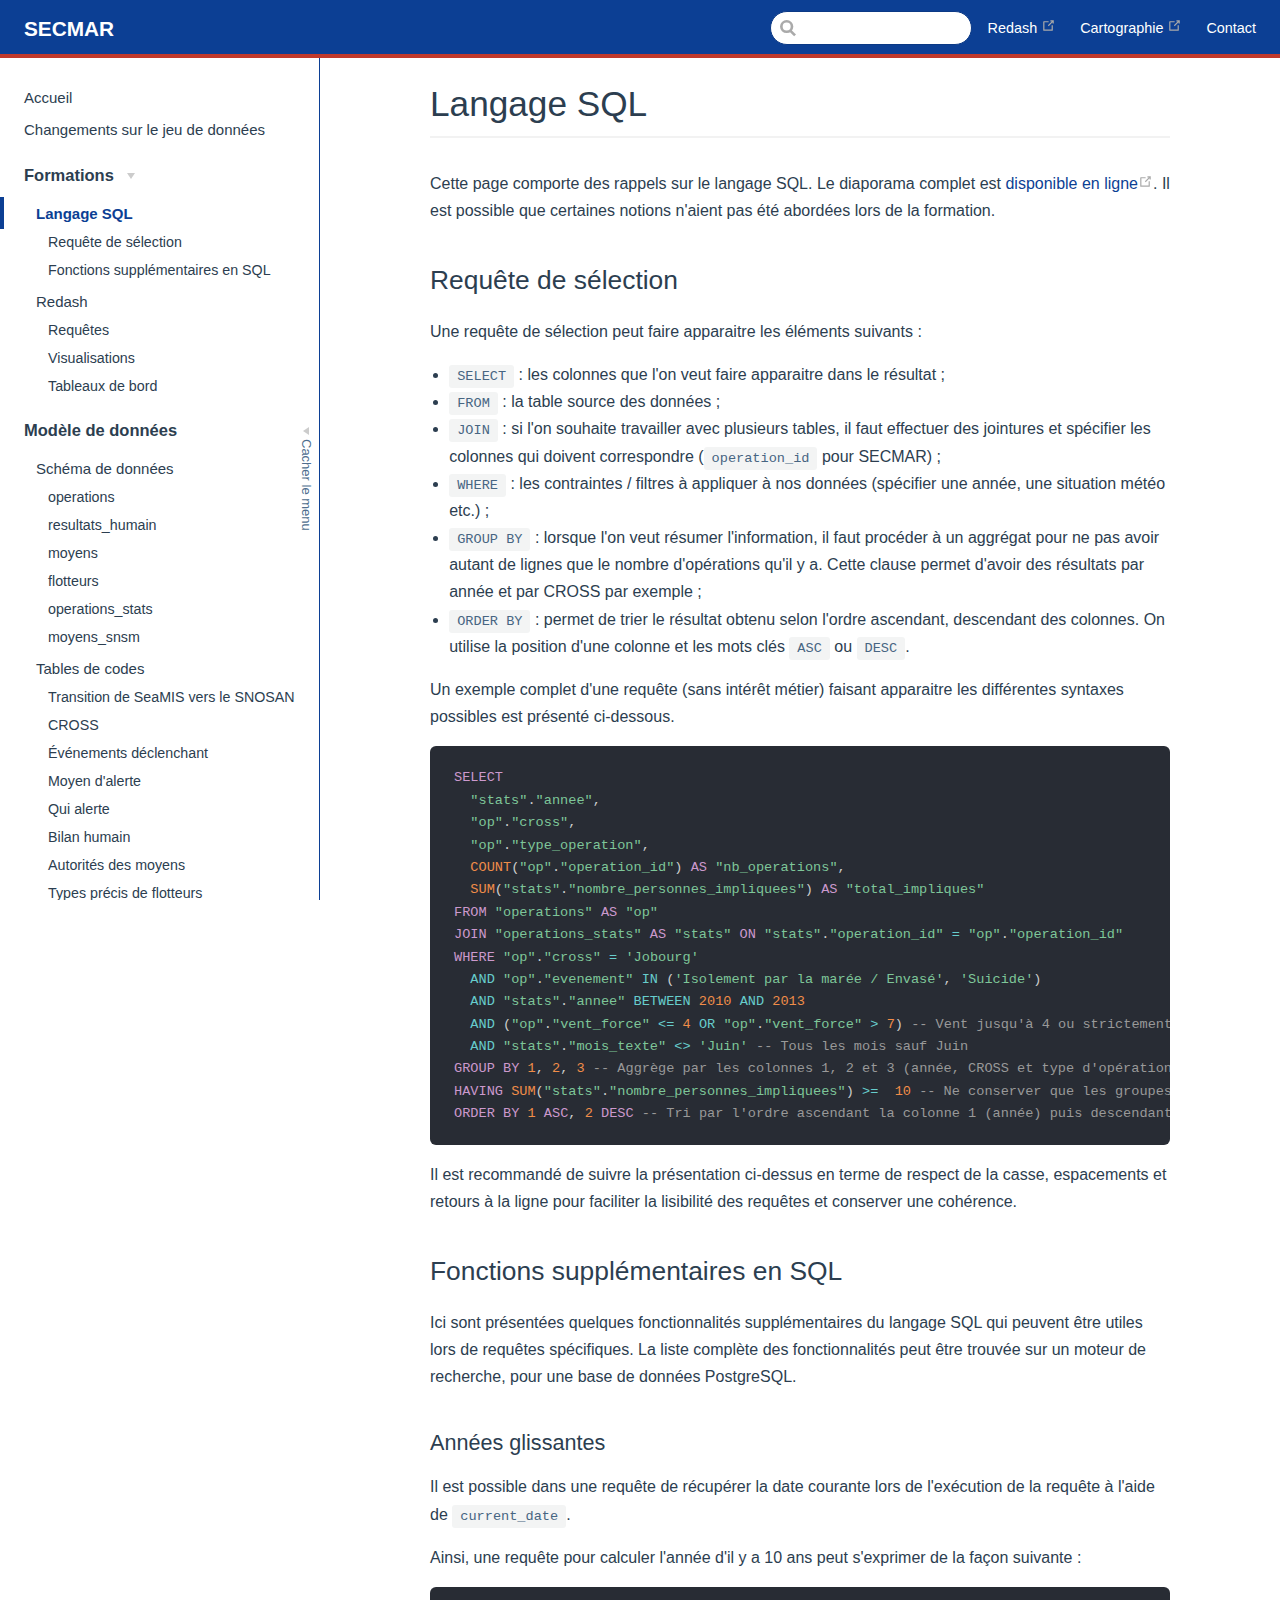
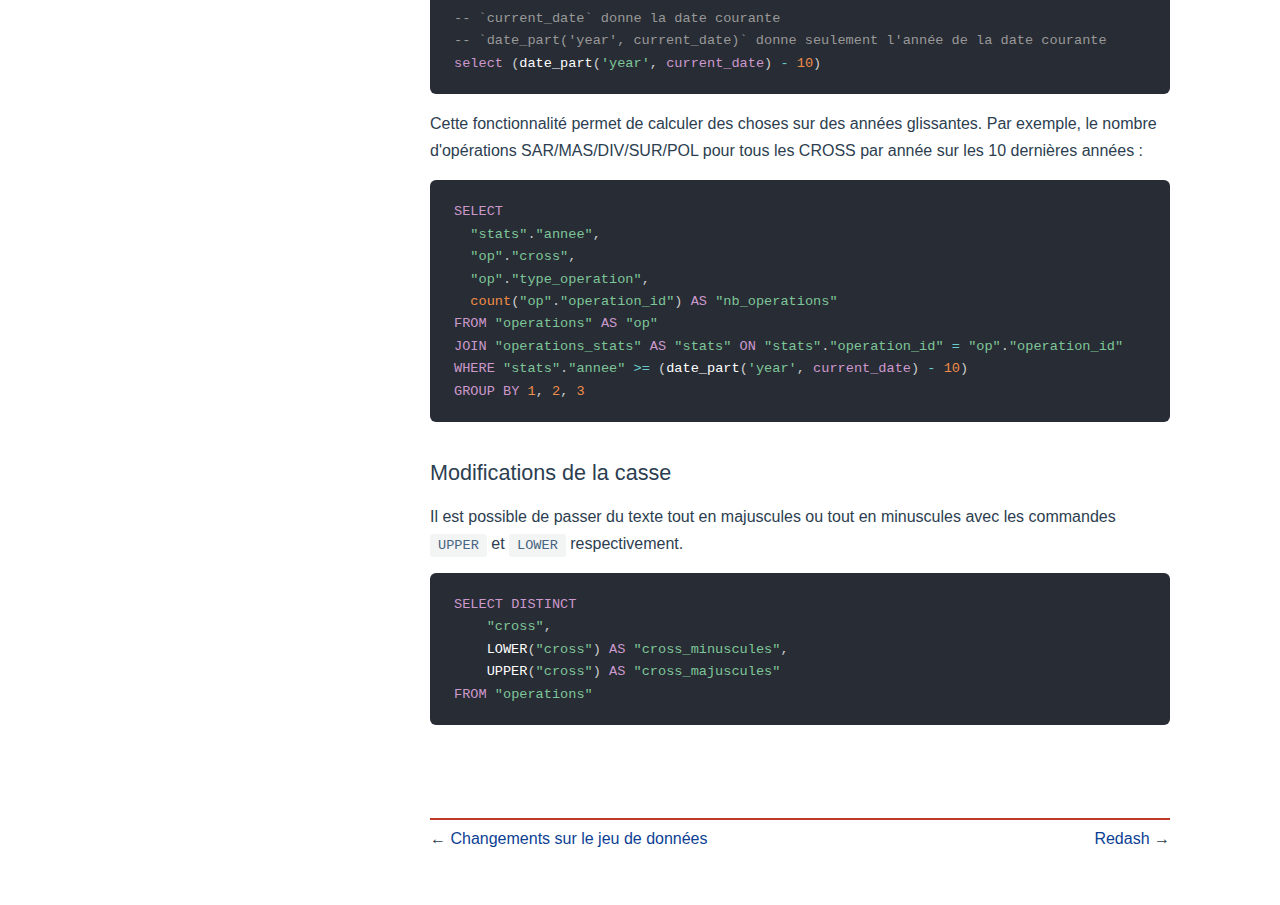
<file: langage_sql.html>
<!DOCTYPE html>
<html lang="fr">
  <head>
    <meta charset="utf-8">
    <meta name="viewport" content="width=device-width,initial-scale=1">
    <title>Langage SQL | SECMAR</title>
    <meta name="description" content="Jeu de données des affaires maritimes sur l&#39;assistance et le sauvetage en mer">
    <link rel="icon" href="https://www.snosan.fr/themes/rainlab-vanilla/assets/images/favicon.png">
  <meta name="theme-color" content="#0d3f94">
    
    <link rel="preload" href="/assets/css/0.styles.e90450f4.css" as="style"><link rel="preload" href="/assets/js/app.fd4782da.js" as="script"><link rel="preload" href="/assets/js/4.7b387fda.js" as="script"><link rel="preload" href="/assets/js/9.4f108125.js" as="script"><link rel="prefetch" href="/assets/js/7.0cbe5dfc.js"><link rel="prefetch" href="/assets/js/2.413b4e91.js"><link rel="prefetch" href="/assets/js/3.1a376dc8.js"><link rel="prefetch" href="/assets/js/5.46a485ad.js"><link rel="prefetch" href="/assets/js/6.96d518fd.js"><link rel="prefetch" href="/assets/js/8.9ee0e24e.js"><link rel="prefetch" href="/assets/js/10.3d1752a0.js"><link rel="prefetch" href="/assets/js/11.95da56de.js"><link rel="prefetch" href="/assets/js/12.08f5e00c.js"><link rel="prefetch" href="/assets/js/13.caeb3dec.js"><link rel="prefetch" href="/assets/js/14.a3f89f9d.js"><link rel="prefetch" href="/assets/js/15.fdd30358.js"><link rel="prefetch" href="/assets/js/16.33e434b2.js">
    <link rel="stylesheet" href="/assets/css/0.styles.e90450f4.css">
  </head>
  <body>
    <div id="app" data-server-rendered="true"><div class="theme-container"><header class="navbar"><div class="sidebar-button"><svg xmlns="http://www.w3.org/2000/svg" aria-hidden="true" role="img" viewBox="0 0 448 512" class="icon"><path fill="currentColor" d="M436 124H12c-6.627 0-12-5.373-12-12V80c0-6.627 5.373-12 12-12h424c6.627 0 12 5.373 12 12v32c0 6.627-5.373 12-12 12zm0 160H12c-6.627 0-12-5.373-12-12v-32c0-6.627 5.373-12 12-12h424c6.627 0 12 5.373 12 12v32c0 6.627-5.373 12-12 12zm0 160H12c-6.627 0-12-5.373-12-12v-32c0-6.627 5.373-12 12-12h424c6.627 0 12 5.373 12 12v32c0 6.627-5.373 12-12 12z"></path></svg></div> <a href="/" class="home-link router-link-active"><!----> <span class="site-name">SECMAR</span></a> <div class="links" style="max-width:nullpx;"><div class="search-box"><input aria-label="Search" autocomplete="off" spellcheck="false" value=""> <!----></div> <nav class="nav-links can-hide"><div class="nav-item"><a href="https://redash.snosan.fr" target="_blank" rel="noopener noreferrer" class="nav-link external">
  Redash
  <svg xmlns="http://www.w3.org/2000/svg" aria-hidden="true" x="0px" y="0px" viewBox="0 0 100 100" width="15" height="15" class="icon outbound"><path fill="currentColor" d="M18.8,85.1h56l0,0c2.2,0,4-1.8,4-4v-32h-8v28h-48v-48h28v-8h-32l0,0c-2.2,0-4,1.8-4,4v56C14.8,83.3,16.6,85.1,18.8,85.1z"></path> <polygon fill="currentColor" points="45.7,48.7 51.3,54.3 77.2,28.5 77.2,37.2 85.2,37.2 85.2,14.9 62.8,14.9 62.8,22.9 71.5,22.9"></polygon></svg></a></div><div class="nav-item"><a href="https://carte.snosan.fr" target="_blank" rel="noopener noreferrer" class="nav-link external">
  Cartographie
  <svg xmlns="http://www.w3.org/2000/svg" aria-hidden="true" x="0px" y="0px" viewBox="0 0 100 100" width="15" height="15" class="icon outbound"><path fill="currentColor" d="M18.8,85.1h56l0,0c2.2,0,4-1.8,4-4v-32h-8v28h-48v-48h28v-8h-32l0,0c-2.2,0-4,1.8-4,4v56C14.8,83.3,16.6,85.1,18.8,85.1z"></path> <polygon fill="currentColor" points="45.7,48.7 51.3,54.3 77.2,28.5 77.2,37.2 85.2,37.2 85.2,14.9 62.8,14.9 62.8,22.9 71.5,22.9"></polygon></svg></a></div><div class="nav-item"><a href="/snosan.html#contact" class="nav-link">Contact</a></div> <!----></nav></div></header> <div class="sidebar-mask"></div> <div class="sidebar"><nav class="nav-links"><div class="nav-item"><a href="https://redash.snosan.fr" target="_blank" rel="noopener noreferrer" class="nav-link external">
  Redash
  <svg xmlns="http://www.w3.org/2000/svg" aria-hidden="true" x="0px" y="0px" viewBox="0 0 100 100" width="15" height="15" class="icon outbound"><path fill="currentColor" d="M18.8,85.1h56l0,0c2.2,0,4-1.8,4-4v-32h-8v28h-48v-48h28v-8h-32l0,0c-2.2,0-4,1.8-4,4v56C14.8,83.3,16.6,85.1,18.8,85.1z"></path> <polygon fill="currentColor" points="45.7,48.7 51.3,54.3 77.2,28.5 77.2,37.2 85.2,37.2 85.2,14.9 62.8,14.9 62.8,22.9 71.5,22.9"></polygon></svg></a></div><div class="nav-item"><a href="https://carte.snosan.fr" target="_blank" rel="noopener noreferrer" class="nav-link external">
  Cartographie
  <svg xmlns="http://www.w3.org/2000/svg" aria-hidden="true" x="0px" y="0px" viewBox="0 0 100 100" width="15" height="15" class="icon outbound"><path fill="currentColor" d="M18.8,85.1h56l0,0c2.2,0,4-1.8,4-4v-32h-8v28h-48v-48h28v-8h-32l0,0c-2.2,0-4,1.8-4,4v56C14.8,83.3,16.6,85.1,18.8,85.1z"></path> <polygon fill="currentColor" points="45.7,48.7 51.3,54.3 77.2,28.5 77.2,37.2 85.2,37.2 85.2,14.9 62.8,14.9 62.8,22.9 71.5,22.9"></polygon></svg></a></div><div class="nav-item"><a href="/snosan.html#contact" class="nav-link">Contact</a></div> <!----></nav>  <ul class="sidebar-links"><li><a href="/" class="sidebar-link">Accueil</a></li><li><a href="/CHANGELOG.html" class="sidebar-link">Changements sur le jeu de données</a><ul class="sidebar-sub-headers"></ul></li><li><div class="sidebar-group collapsable"><p class="sidebar-heading open"><span>Formations</span> <span class="arrow down"></span></p> <ul class="sidebar-group-items"><li><a href="/langage_sql.html" class="active sidebar-link">Langage SQL</a><ul class="sidebar-sub-headers"><li class="sidebar-sub-header"><a href="/langage_sql.html#requete-de-selection" class="sidebar-link">Requête de sélection</a></li><li class="sidebar-sub-header"><a href="/langage_sql.html#fonctions-supplementaires-en-sql" class="sidebar-link">Fonctions supplémentaires en SQL</a></li></ul></li><li><a href="/redash.html" class="sidebar-link">Redash</a><ul class="sidebar-sub-headers"><li class="sidebar-sub-header"><a href="/redash.html#requetes" class="sidebar-link">Requêtes</a></li><li class="sidebar-sub-header"><a href="/redash.html#visualisations" class="sidebar-link">Visualisations</a></li><li class="sidebar-sub-header"><a href="/redash.html#tableaux-de-bord" class="sidebar-link">Tableaux de bord</a></li></ul></li></ul></div></li><li><div class="sidebar-group"><p class="sidebar-heading"><span>Modèle de données</span> <!----></p> <ul class="sidebar-group-items"><li><a href="/schema.html" class="sidebar-link">Schéma de données</a><ul class="sidebar-sub-headers"><li class="sidebar-sub-header"><a href="/schema.html#operations" class="sidebar-link">operations</a></li><li class="sidebar-sub-header"><a href="/schema.html#resultats-humain" class="sidebar-link">resultats_humain</a></li><li class="sidebar-sub-header"><a href="/schema.html#moyens" class="sidebar-link">moyens</a></li><li class="sidebar-sub-header"><a href="/schema.html#flotteurs" class="sidebar-link">flotteurs</a></li><li class="sidebar-sub-header"><a href="/schema.html#operations-stats" class="sidebar-link">operations_stats</a></li><li class="sidebar-sub-header"><a href="/schema.html#moyens-snsm" class="sidebar-link">moyens_snsm</a></li></ul></li><li><a href="/tables_codes.html" class="sidebar-link">Tables de codes</a><ul class="sidebar-sub-headers"><li class="sidebar-sub-header"><a href="/tables_codes.html#transition-de-seamis-vers-le-snosan" class="sidebar-link">Transition de SeaMIS vers le SNOSAN</a></li><li class="sidebar-sub-header"><a href="/tables_codes.html#cross" class="sidebar-link">CROSS</a></li><li class="sidebar-sub-header"><a href="/tables_codes.html#evenements-declenchant" class="sidebar-link">Événements déclenchant</a></li><li class="sidebar-sub-header"><a href="/tables_codes.html#moyen-d-alerte" class="sidebar-link">Moyen d'alerte</a></li><li class="sidebar-sub-header"><a href="/tables_codes.html#qui-alerte" class="sidebar-link">Qui alerte</a></li><li class="sidebar-sub-header"><a href="/tables_codes.html#bilan-humain" class="sidebar-link">Bilan humain</a></li><li class="sidebar-sub-header"><a href="/tables_codes.html#autorites-des-moyens" class="sidebar-link">Autorités des moyens</a></li><li class="sidebar-sub-header"><a href="/tables_codes.html#types-precis-de-flotteurs" class="sidebar-link">Types précis de flotteurs</a></li><li class="sidebar-sub-header"><a href="/tables_codes.html#ports-de-reference-pour-la-maree" class="sidebar-link">Ports de référence pour la marée</a></li></ul></li></ul></div></li><li><div class="sidebar-group collapsable"><p class="sidebar-heading"><span>SNOSAN</span> <span class="arrow right"></span></p> <!----></div></li></ul>  <div class="sidebar__toggle"><span class="arrow left"></span> <span class="sidebar__toggle-label">
        Cacher le menu
    </span></div></div> <div class="page"> <div class="content"><h1 id="langage-sql"><a href="#langage-sql" aria-hidden="true" class="header-anchor">#</a> Langage SQL</h1> <p>Cette page comporte des rappels sur le langage SQL. Le diaporama complet est <a href="https://docs.google.com/presentation/d/1hn6SA78FhIaXljEb7Pof9WVl0woEjurLm4VCAlHT1mM/" target="_blank" rel="noopener noreferrer">disponible en ligne<svg xmlns="http://www.w3.org/2000/svg" aria-hidden="true" x="0px" y="0px" viewBox="0 0 100 100" width="15" height="15" class="icon outbound"><path fill="currentColor" d="M18.8,85.1h56l0,0c2.2,0,4-1.8,4-4v-32h-8v28h-48v-48h28v-8h-32l0,0c-2.2,0-4,1.8-4,4v56C14.8,83.3,16.6,85.1,18.8,85.1z"></path> <polygon fill="currentColor" points="45.7,48.7 51.3,54.3 77.2,28.5 77.2,37.2 85.2,37.2 85.2,14.9 62.8,14.9 62.8,22.9 71.5,22.9"></polygon></svg></a>. Il est possible que certaines notions n'aient pas été abordées lors de la formation.</p> <h2 id="requete-de-selection"><a href="#requete-de-selection" aria-hidden="true" class="header-anchor">#</a> Requête de sélection</h2> <p>Une requête de sélection peut faire apparaitre les éléments suivants :</p> <ul><li><code>SELECT</code> : les colonnes que l'on veut faire apparaitre dans le résultat ;</li> <li><code>FROM</code> : la table source des données ;</li> <li><code>JOIN</code> : si l'on souhaite travailler avec plusieurs tables, il faut effectuer des jointures et spécifier les colonnes qui doivent correspondre (<code>operation_id</code> pour SECMAR) ;</li> <li><code>WHERE</code> : les contraintes / filtres à appliquer à nos données (spécifier une année, une situation météo etc.) ;</li> <li><code>GROUP BY</code> : lorsque l'on veut résumer l'information, il faut procéder à un aggrégat pour ne pas avoir autant de lignes que le nombre d'opérations qu'il y a. Cette clause permet d'avoir des résultats par année et par CROSS par exemple ;</li> <li><code>ORDER BY</code> : permet de trier le résultat obtenu selon l'ordre ascendant, descendant des colonnes. On utilise la position d'une colonne et les mots clés <code>ASC</code> ou <code>DESC</code>.</li></ul> <p>Un exemple complet d'une requête (sans intérêt métier) faisant apparaitre les différentes syntaxes possibles est présenté ci-dessous.</p> <div class="language-sql extra-class"><pre class="language-sql"><code><span class="token keyword">SELECT</span>
  <span class="token string">&quot;stats&quot;</span><span class="token punctuation">.</span><span class="token string">&quot;annee&quot;</span><span class="token punctuation">,</span>
  <span class="token string">&quot;op&quot;</span><span class="token punctuation">.</span><span class="token string">&quot;cross&quot;</span><span class="token punctuation">,</span>
  <span class="token string">&quot;op&quot;</span><span class="token punctuation">.</span><span class="token string">&quot;type_operation&quot;</span><span class="token punctuation">,</span>
  <span class="token function">COUNT</span><span class="token punctuation">(</span><span class="token string">&quot;op&quot;</span><span class="token punctuation">.</span><span class="token string">&quot;operation_id&quot;</span><span class="token punctuation">)</span> <span class="token keyword">AS</span> <span class="token string">&quot;nb_operations&quot;</span><span class="token punctuation">,</span>
  <span class="token function">SUM</span><span class="token punctuation">(</span><span class="token string">&quot;stats&quot;</span><span class="token punctuation">.</span><span class="token string">&quot;nombre_personnes_impliquees&quot;</span><span class="token punctuation">)</span> <span class="token keyword">AS</span> <span class="token string">&quot;total_impliques&quot;</span>
<span class="token keyword">FROM</span> <span class="token string">&quot;operations&quot;</span> <span class="token keyword">AS</span> <span class="token string">&quot;op&quot;</span>
<span class="token keyword">JOIN</span> <span class="token string">&quot;operations_stats&quot;</span> <span class="token keyword">AS</span> <span class="token string">&quot;stats&quot;</span> <span class="token keyword">ON</span> <span class="token string">&quot;stats&quot;</span><span class="token punctuation">.</span><span class="token string">&quot;operation_id&quot;</span> <span class="token operator">=</span> <span class="token string">&quot;op&quot;</span><span class="token punctuation">.</span><span class="token string">&quot;operation_id&quot;</span>
<span class="token keyword">WHERE</span> <span class="token string">&quot;op&quot;</span><span class="token punctuation">.</span><span class="token string">&quot;cross&quot;</span> <span class="token operator">=</span> <span class="token string">'Jobourg'</span>
  <span class="token operator">AND</span> <span class="token string">&quot;op&quot;</span><span class="token punctuation">.</span><span class="token string">&quot;evenement&quot;</span> <span class="token operator">IN</span> <span class="token punctuation">(</span><span class="token string">'Isolement par la marée / Envasé'</span><span class="token punctuation">,</span> <span class="token string">'Suicide'</span><span class="token punctuation">)</span>
  <span class="token operator">AND</span> <span class="token string">&quot;stats&quot;</span><span class="token punctuation">.</span><span class="token string">&quot;annee&quot;</span> <span class="token operator">BETWEEN</span> <span class="token number">2010</span> <span class="token operator">AND</span> <span class="token number">2013</span>
  <span class="token operator">AND</span> <span class="token punctuation">(</span><span class="token string">&quot;op&quot;</span><span class="token punctuation">.</span><span class="token string">&quot;vent_force&quot;</span> <span class="token operator">&lt;=</span> <span class="token number">4</span> <span class="token operator">OR</span> <span class="token string">&quot;op&quot;</span><span class="token punctuation">.</span><span class="token string">&quot;vent_force&quot;</span> <span class="token operator">&gt;</span> <span class="token number">7</span><span class="token punctuation">)</span> <span class="token comment">-- Vent jusqu'à 4 ou strictement supérieur à 7</span>
  <span class="token operator">AND</span> <span class="token string">&quot;stats&quot;</span><span class="token punctuation">.</span><span class="token string">&quot;mois_texte&quot;</span> <span class="token operator">&lt;&gt;</span> <span class="token string">'Juin'</span> <span class="token comment">-- Tous les mois sauf Juin</span>
<span class="token keyword">GROUP</span> <span class="token keyword">BY</span> <span class="token number">1</span><span class="token punctuation">,</span> <span class="token number">2</span><span class="token punctuation">,</span> <span class="token number">3</span> <span class="token comment">-- Aggrège par les colonnes 1, 2 et 3 (année, CROSS et type d'opération)</span>
<span class="token keyword">HAVING</span> <span class="token function">SUM</span><span class="token punctuation">(</span><span class="token string">&quot;stats&quot;</span><span class="token punctuation">.</span><span class="token string">&quot;nombre_personnes_impliquees&quot;</span><span class="token punctuation">)</span> <span class="token operator">&gt;=</span>  <span class="token number">10</span> <span class="token comment">-- Ne conserver que les groupes avec au moins 10 personnes impliquées</span>
<span class="token keyword">ORDER</span> <span class="token keyword">BY</span> <span class="token number">1</span> <span class="token keyword">ASC</span><span class="token punctuation">,</span> <span class="token number">2</span> <span class="token keyword">DESC</span> <span class="token comment">-- Tri par l'ordre ascendant la colonne 1 (année) puis descendant par la colonne 2 (CROSS)</span>
</code></pre></div><p>Il est recommandé de suivre la présentation ci-dessus en terme de respect de la casse, espacements et retours à la ligne pour faciliter la lisibilité des requêtes et conserver une cohérence.</p> <h2 id="fonctions-supplementaires-en-sql"><a href="#fonctions-supplementaires-en-sql" aria-hidden="true" class="header-anchor">#</a> Fonctions supplémentaires en SQL</h2> <p>Ici sont présentées quelques fonctionnalités supplémentaires du langage SQL qui peuvent être utiles lors de requêtes spécifiques. La liste complète des fonctionnalités peut être trouvée sur un moteur de recherche, pour une base de données PostgreSQL.</p> <h3 id="annees-glissantes"><a href="#annees-glissantes" aria-hidden="true" class="header-anchor">#</a> Années glissantes</h3> <p>Il est possible dans une requête de récupérer la date courante lors de l'exécution de la requête à l'aide de <code>current_date</code>.</p> <p>Ainsi, une requête pour calculer l'année d'il y a 10 ans peut s'exprimer de la façon suivante :</p> <div class="language-sql extra-class"><pre class="language-sql"><code><span class="token comment">-- `current_date` donne la date courante</span>
<span class="token comment">-- `date_part('year', current_date)` donne seulement l'année de la date courante</span>
<span class="token keyword">select</span> <span class="token punctuation">(</span>date_part<span class="token punctuation">(</span><span class="token string">'year'</span><span class="token punctuation">,</span> <span class="token keyword">current_date</span><span class="token punctuation">)</span> <span class="token operator">-</span> <span class="token number">10</span><span class="token punctuation">)</span>
</code></pre></div><p>Cette fonctionnalité permet de calculer des choses sur des années glissantes. Par exemple, le nombre d'opérations SAR/MAS/DIV/SUR/POL pour tous les CROSS par année sur les 10 dernières années :</p> <div class="language-sql extra-class"><pre class="language-sql"><code><span class="token keyword">SELECT</span>
  <span class="token string">&quot;stats&quot;</span><span class="token punctuation">.</span><span class="token string">&quot;annee&quot;</span><span class="token punctuation">,</span>
  <span class="token string">&quot;op&quot;</span><span class="token punctuation">.</span><span class="token string">&quot;cross&quot;</span><span class="token punctuation">,</span>
  <span class="token string">&quot;op&quot;</span><span class="token punctuation">.</span><span class="token string">&quot;type_operation&quot;</span><span class="token punctuation">,</span>
  <span class="token function">count</span><span class="token punctuation">(</span><span class="token string">&quot;op&quot;</span><span class="token punctuation">.</span><span class="token string">&quot;operation_id&quot;</span><span class="token punctuation">)</span> <span class="token keyword">AS</span> <span class="token string">&quot;nb_operations&quot;</span>
<span class="token keyword">FROM</span> <span class="token string">&quot;operations&quot;</span> <span class="token keyword">AS</span> <span class="token string">&quot;op&quot;</span>
<span class="token keyword">JOIN</span> <span class="token string">&quot;operations_stats&quot;</span> <span class="token keyword">AS</span> <span class="token string">&quot;stats&quot;</span> <span class="token keyword">ON</span> <span class="token string">&quot;stats&quot;</span><span class="token punctuation">.</span><span class="token string">&quot;operation_id&quot;</span> <span class="token operator">=</span> <span class="token string">&quot;op&quot;</span><span class="token punctuation">.</span><span class="token string">&quot;operation_id&quot;</span>
<span class="token keyword">WHERE</span> <span class="token string">&quot;stats&quot;</span><span class="token punctuation">.</span><span class="token string">&quot;annee&quot;</span> <span class="token operator">&gt;=</span> <span class="token punctuation">(</span>date_part<span class="token punctuation">(</span><span class="token string">'year'</span><span class="token punctuation">,</span> <span class="token keyword">current_date</span><span class="token punctuation">)</span> <span class="token operator">-</span> <span class="token number">10</span><span class="token punctuation">)</span>
<span class="token keyword">GROUP</span> <span class="token keyword">BY</span> <span class="token number">1</span><span class="token punctuation">,</span> <span class="token number">2</span><span class="token punctuation">,</span> <span class="token number">3</span>
</code></pre></div><h3 id="modifications-de-la-casse"><a href="#modifications-de-la-casse" aria-hidden="true" class="header-anchor">#</a> Modifications de la casse</h3> <p>Il est possible de passer du texte tout en majuscules ou tout en minuscules avec les commandes <code>UPPER</code> et <code>LOWER</code> respectivement.</p> <div class="language-sql extra-class"><pre class="language-sql"><code><span class="token keyword">SELECT</span> <span class="token keyword">DISTINCT</span>
    <span class="token string">&quot;cross&quot;</span><span class="token punctuation">,</span>
    LOWER<span class="token punctuation">(</span><span class="token string">&quot;cross&quot;</span><span class="token punctuation">)</span> <span class="token keyword">AS</span> <span class="token string">&quot;cross_minuscules&quot;</span><span class="token punctuation">,</span>
    UPPER<span class="token punctuation">(</span><span class="token string">&quot;cross&quot;</span><span class="token punctuation">)</span> <span class="token keyword">AS</span> <span class="token string">&quot;cross_majuscules&quot;</span>
<span class="token keyword">FROM</span> <span class="token string">&quot;operations&quot;</span>
</code></pre></div></div> <div class="page-edit"><!----> <!----></div> <div class="page-nav"><p class="inner"><span class="prev">
        ←
        <a href="/CHANGELOG.html" class="prev">
          Changements sur le jeu de données
        </a></span> <span class="next"><a href="/redash.html">
          Redash
        </a>
        →
      </span></p></div> </div> <!----></div></div>
    <script src="/assets/js/4.7b387fda.js" defer></script><script src="/assets/js/9.4f108125.js" defer></script><script src="/assets/js/app.fd4782da.js" defer></script>
  </body>
</html>
</file>
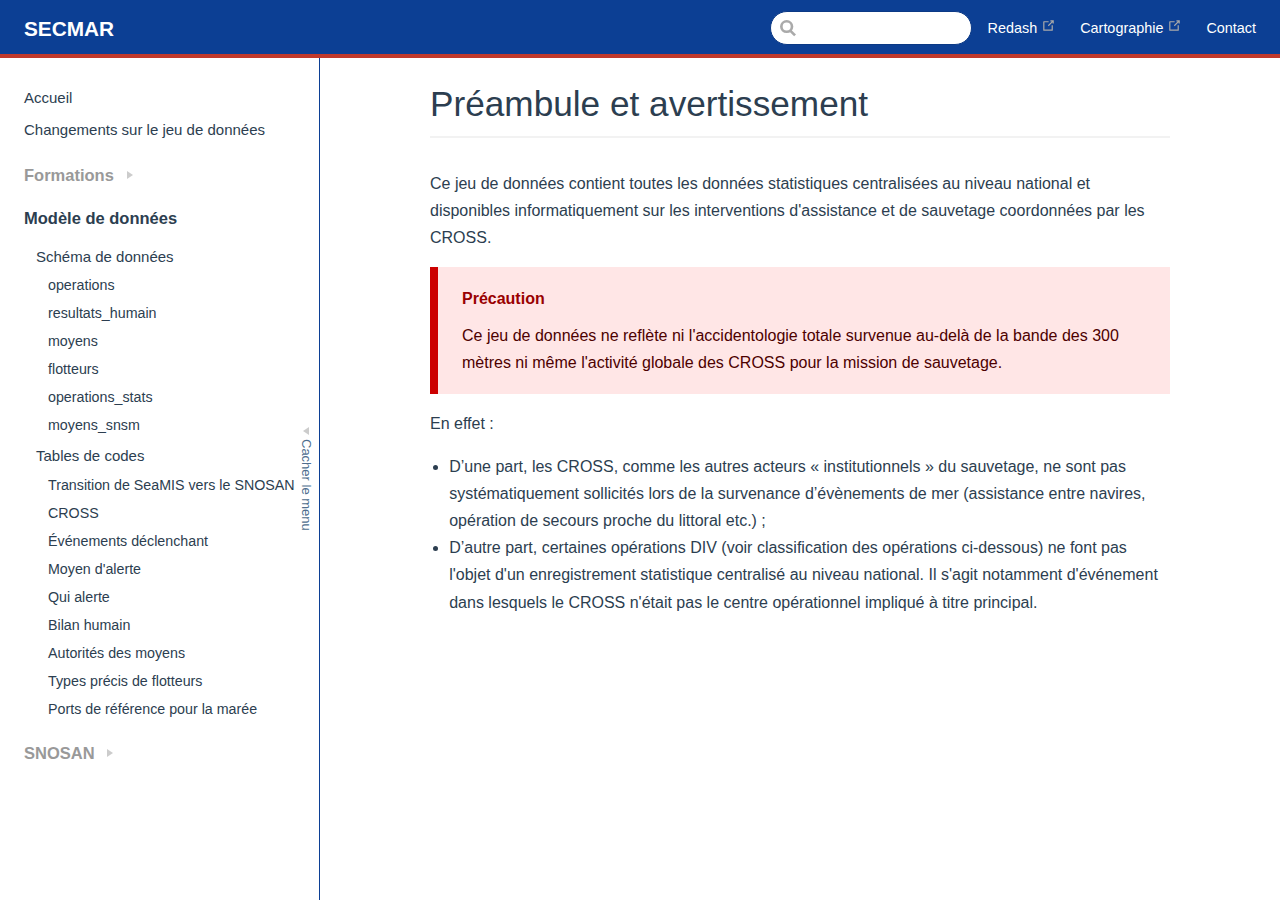
<file: preambule.html>
<!DOCTYPE html>
<html lang="fr">
  <head>
    <meta charset="utf-8">
    <meta name="viewport" content="width=device-width,initial-scale=1">
    <title>Préambule et avertissement | SECMAR</title>
    <meta name="description" content="Jeu de données des affaires maritimes sur l&#39;assistance et le sauvetage en mer">
    <link rel="icon" href="https://www.snosan.fr/themes/rainlab-vanilla/assets/images/favicon.png">
  <meta name="theme-color" content="#0d3f94">
    
    <link rel="preload" href="/assets/css/0.styles.e90450f4.css" as="style"><link rel="preload" href="/assets/js/app.fd4782da.js" as="script"><link rel="preload" href="/assets/js/4.7b387fda.js" as="script"><link rel="preload" href="/assets/js/11.95da56de.js" as="script"><link rel="prefetch" href="/assets/js/7.0cbe5dfc.js"><link rel="prefetch" href="/assets/js/2.413b4e91.js"><link rel="prefetch" href="/assets/js/3.1a376dc8.js"><link rel="prefetch" href="/assets/js/5.46a485ad.js"><link rel="prefetch" href="/assets/js/6.96d518fd.js"><link rel="prefetch" href="/assets/js/8.9ee0e24e.js"><link rel="prefetch" href="/assets/js/9.4f108125.js"><link rel="prefetch" href="/assets/js/10.3d1752a0.js"><link rel="prefetch" href="/assets/js/12.08f5e00c.js"><link rel="prefetch" href="/assets/js/13.caeb3dec.js"><link rel="prefetch" href="/assets/js/14.a3f89f9d.js"><link rel="prefetch" href="/assets/js/15.fdd30358.js"><link rel="prefetch" href="/assets/js/16.33e434b2.js">
    <link rel="stylesheet" href="/assets/css/0.styles.e90450f4.css">
  </head>
  <body>
    <div id="app" data-server-rendered="true"><div class="theme-container"><header class="navbar"><div class="sidebar-button"><svg xmlns="http://www.w3.org/2000/svg" aria-hidden="true" role="img" viewBox="0 0 448 512" class="icon"><path fill="currentColor" d="M436 124H12c-6.627 0-12-5.373-12-12V80c0-6.627 5.373-12 12-12h424c6.627 0 12 5.373 12 12v32c0 6.627-5.373 12-12 12zm0 160H12c-6.627 0-12-5.373-12-12v-32c0-6.627 5.373-12 12-12h424c6.627 0 12 5.373 12 12v32c0 6.627-5.373 12-12 12zm0 160H12c-6.627 0-12-5.373-12-12v-32c0-6.627 5.373-12 12-12h424c6.627 0 12 5.373 12 12v32c0 6.627-5.373 12-12 12z"></path></svg></div> <a href="/" class="home-link router-link-active"><!----> <span class="site-name">SECMAR</span></a> <div class="links" style="max-width:nullpx;"><div class="search-box"><input aria-label="Search" autocomplete="off" spellcheck="false" value=""> <!----></div> <nav class="nav-links can-hide"><div class="nav-item"><a href="https://redash.snosan.fr" target="_blank" rel="noopener noreferrer" class="nav-link external">
  Redash
  <svg xmlns="http://www.w3.org/2000/svg" aria-hidden="true" x="0px" y="0px" viewBox="0 0 100 100" width="15" height="15" class="icon outbound"><path fill="currentColor" d="M18.8,85.1h56l0,0c2.2,0,4-1.8,4-4v-32h-8v28h-48v-48h28v-8h-32l0,0c-2.2,0-4,1.8-4,4v56C14.8,83.3,16.6,85.1,18.8,85.1z"></path> <polygon fill="currentColor" points="45.7,48.7 51.3,54.3 77.2,28.5 77.2,37.2 85.2,37.2 85.2,14.9 62.8,14.9 62.8,22.9 71.5,22.9"></polygon></svg></a></div><div class="nav-item"><a href="https://carte.snosan.fr" target="_blank" rel="noopener noreferrer" class="nav-link external">
  Cartographie
  <svg xmlns="http://www.w3.org/2000/svg" aria-hidden="true" x="0px" y="0px" viewBox="0 0 100 100" width="15" height="15" class="icon outbound"><path fill="currentColor" d="M18.8,85.1h56l0,0c2.2,0,4-1.8,4-4v-32h-8v28h-48v-48h28v-8h-32l0,0c-2.2,0-4,1.8-4,4v56C14.8,83.3,16.6,85.1,18.8,85.1z"></path> <polygon fill="currentColor" points="45.7,48.7 51.3,54.3 77.2,28.5 77.2,37.2 85.2,37.2 85.2,14.9 62.8,14.9 62.8,22.9 71.5,22.9"></polygon></svg></a></div><div class="nav-item"><a href="/snosan.html#contact" class="nav-link">Contact</a></div> <!----></nav></div></header> <div class="sidebar-mask"></div> <div class="sidebar"><nav class="nav-links"><div class="nav-item"><a href="https://redash.snosan.fr" target="_blank" rel="noopener noreferrer" class="nav-link external">
  Redash
  <svg xmlns="http://www.w3.org/2000/svg" aria-hidden="true" x="0px" y="0px" viewBox="0 0 100 100" width="15" height="15" class="icon outbound"><path fill="currentColor" d="M18.8,85.1h56l0,0c2.2,0,4-1.8,4-4v-32h-8v28h-48v-48h28v-8h-32l0,0c-2.2,0-4,1.8-4,4v56C14.8,83.3,16.6,85.1,18.8,85.1z"></path> <polygon fill="currentColor" points="45.7,48.7 51.3,54.3 77.2,28.5 77.2,37.2 85.2,37.2 85.2,14.9 62.8,14.9 62.8,22.9 71.5,22.9"></polygon></svg></a></div><div class="nav-item"><a href="https://carte.snosan.fr" target="_blank" rel="noopener noreferrer" class="nav-link external">
  Cartographie
  <svg xmlns="http://www.w3.org/2000/svg" aria-hidden="true" x="0px" y="0px" viewBox="0 0 100 100" width="15" height="15" class="icon outbound"><path fill="currentColor" d="M18.8,85.1h56l0,0c2.2,0,4-1.8,4-4v-32h-8v28h-48v-48h28v-8h-32l0,0c-2.2,0-4,1.8-4,4v56C14.8,83.3,16.6,85.1,18.8,85.1z"></path> <polygon fill="currentColor" points="45.7,48.7 51.3,54.3 77.2,28.5 77.2,37.2 85.2,37.2 85.2,14.9 62.8,14.9 62.8,22.9 71.5,22.9"></polygon></svg></a></div><div class="nav-item"><a href="/snosan.html#contact" class="nav-link">Contact</a></div> <!----></nav>  <ul class="sidebar-links"><li><a href="/" class="sidebar-link">Accueil</a></li><li><a href="/CHANGELOG.html" class="sidebar-link">Changements sur le jeu de données</a><ul class="sidebar-sub-headers"></ul></li><li><div class="sidebar-group collapsable"><p class="sidebar-heading"><span>Formations</span> <span class="arrow right"></span></p> <!----></div></li><li><div class="sidebar-group"><p class="sidebar-heading"><span>Modèle de données</span> <!----></p> <ul class="sidebar-group-items"><li><a href="/schema.html" class="sidebar-link">Schéma de données</a><ul class="sidebar-sub-headers"><li class="sidebar-sub-header"><a href="/schema.html#operations" class="sidebar-link">operations</a></li><li class="sidebar-sub-header"><a href="/schema.html#resultats-humain" class="sidebar-link">resultats_humain</a></li><li class="sidebar-sub-header"><a href="/schema.html#moyens" class="sidebar-link">moyens</a></li><li class="sidebar-sub-header"><a href="/schema.html#flotteurs" class="sidebar-link">flotteurs</a></li><li class="sidebar-sub-header"><a href="/schema.html#operations-stats" class="sidebar-link">operations_stats</a></li><li class="sidebar-sub-header"><a href="/schema.html#moyens-snsm" class="sidebar-link">moyens_snsm</a></li></ul></li><li><a href="/tables_codes.html" class="sidebar-link">Tables de codes</a><ul class="sidebar-sub-headers"><li class="sidebar-sub-header"><a href="/tables_codes.html#transition-de-seamis-vers-le-snosan" class="sidebar-link">Transition de SeaMIS vers le SNOSAN</a></li><li class="sidebar-sub-header"><a href="/tables_codes.html#cross" class="sidebar-link">CROSS</a></li><li class="sidebar-sub-header"><a href="/tables_codes.html#evenements-declenchant" class="sidebar-link">Événements déclenchant</a></li><li class="sidebar-sub-header"><a href="/tables_codes.html#moyen-d-alerte" class="sidebar-link">Moyen d'alerte</a></li><li class="sidebar-sub-header"><a href="/tables_codes.html#qui-alerte" class="sidebar-link">Qui alerte</a></li><li class="sidebar-sub-header"><a href="/tables_codes.html#bilan-humain" class="sidebar-link">Bilan humain</a></li><li class="sidebar-sub-header"><a href="/tables_codes.html#autorites-des-moyens" class="sidebar-link">Autorités des moyens</a></li><li class="sidebar-sub-header"><a href="/tables_codes.html#types-precis-de-flotteurs" class="sidebar-link">Types précis de flotteurs</a></li><li class="sidebar-sub-header"><a href="/tables_codes.html#ports-de-reference-pour-la-maree" class="sidebar-link">Ports de référence pour la marée</a></li></ul></li></ul></div></li><li><div class="sidebar-group collapsable"><p class="sidebar-heading"><span>SNOSAN</span> <span class="arrow right"></span></p> <!----></div></li></ul>  <div class="sidebar__toggle"><span class="arrow left"></span> <span class="sidebar__toggle-label">
        Cacher le menu
    </span></div></div> <div class="page"> <div class="content"><h1 id="preambule-et-avertissement"><a href="#preambule-et-avertissement" aria-hidden="true" class="header-anchor">#</a> Préambule et avertissement</h1> <p>Ce jeu de données contient toutes les données statistiques centralisées au
niveau national et disponibles informatiquement sur les interventions d'assistance et de sauvetage coordonnées par les CROSS.</p> <div class="danger custom-block"><p class="custom-block-title">Précaution</p> <p>Ce jeu de données ne reflète ni l'accidentologie totale survenue au-delà de la bande des 300 mètres ni même l'activité globale des CROSS pour la mission de sauvetage.</p></div> <p>En effet :</p> <ul><li>D’une part, les CROSS, comme les autres acteurs « institutionnels » du sauvetage, ne sont pas systématiquement sollicités lors de la survenance d’évènements de mer (assistance entre navires, opération de secours proche du littoral etc.) ;</li> <li>D’autre part, certaines opérations DIV (voir classification des opérations ci-dessous) ne font pas l'objet d'un enregistrement statistique centralisé au niveau national. Il s'agit notamment d'événement dans lesquels le CROSS n'était pas le centre opérationnel impliqué à titre principal.</li></ul></div> <div class="page-edit"><!----> <!----></div> <!----> </div> <!----></div></div>
    <script src="/assets/js/4.7b387fda.js" defer></script><script src="/assets/js/11.95da56de.js" defer></script><script src="/assets/js/app.fd4782da.js" defer></script>
  </body>
</html>
</file>
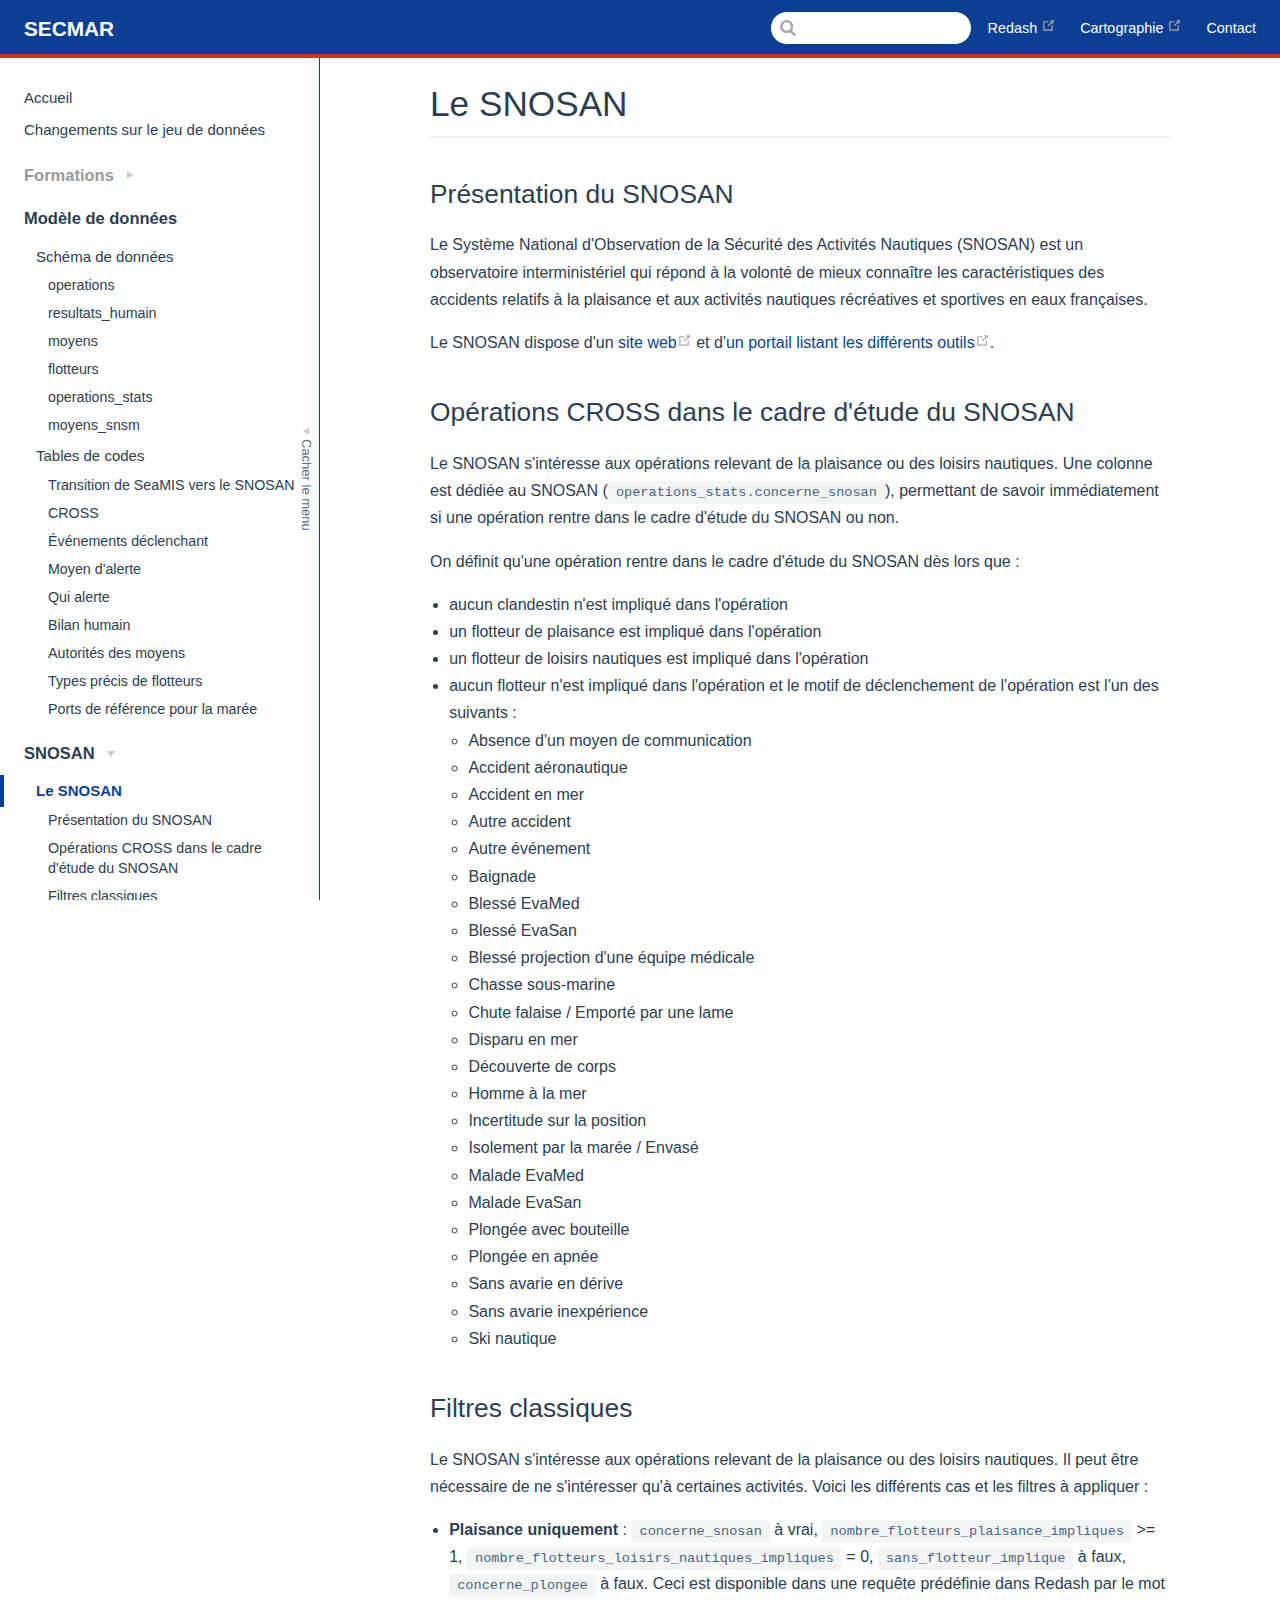
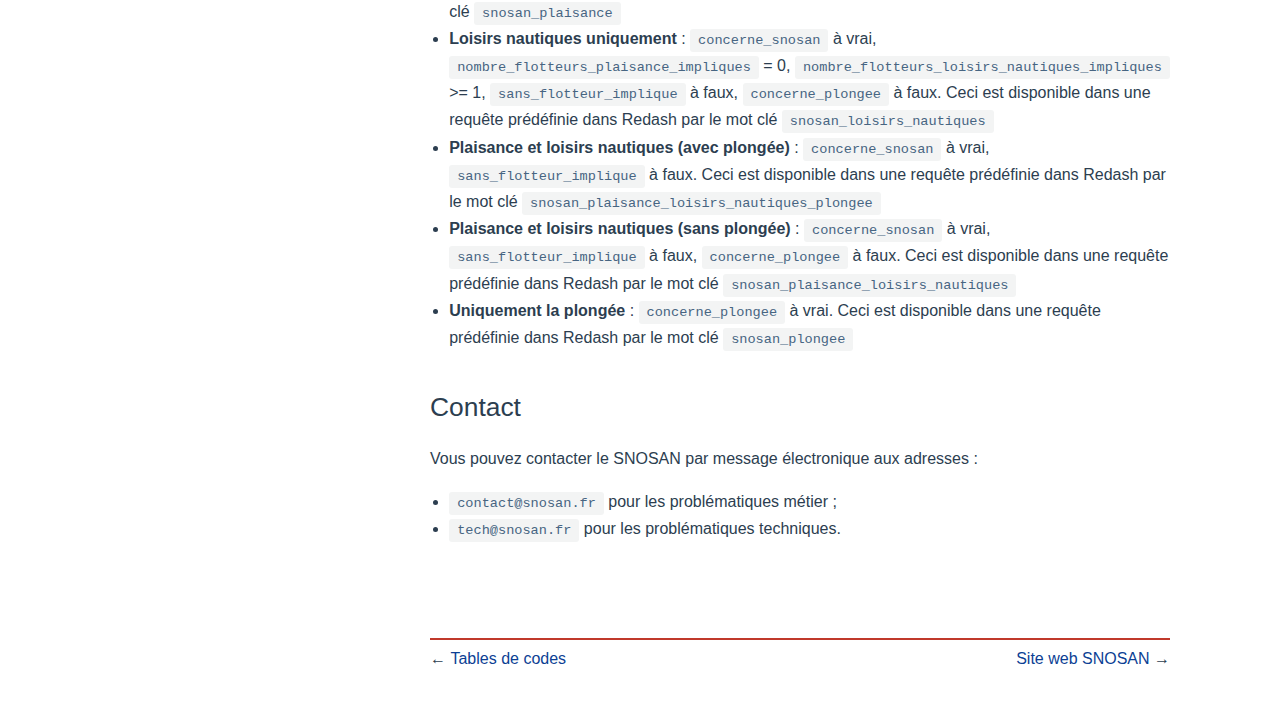
<file: snosan.html>
<!DOCTYPE html>
<html lang="fr">
  <head>
    <meta charset="utf-8">
    <meta name="viewport" content="width=device-width,initial-scale=1">
    <title>Le SNOSAN | SECMAR</title>
    <meta name="description" content="Jeu de données des affaires maritimes sur l&#39;assistance et le sauvetage en mer">
    <link rel="icon" href="https://www.snosan.fr/themes/rainlab-vanilla/assets/images/favicon.png">
  <meta name="theme-color" content="#0d3f94">
    
    <link rel="preload" href="/assets/css/0.styles.e90450f4.css" as="style"><link rel="preload" href="/assets/js/app.fd4782da.js" as="script"><link rel="preload" href="/assets/js/4.7b387fda.js" as="script"><link rel="preload" href="/assets/js/15.fdd30358.js" as="script"><link rel="prefetch" href="/assets/js/7.0cbe5dfc.js"><link rel="prefetch" href="/assets/js/2.413b4e91.js"><link rel="prefetch" href="/assets/js/3.1a376dc8.js"><link rel="prefetch" href="/assets/js/5.46a485ad.js"><link rel="prefetch" href="/assets/js/6.96d518fd.js"><link rel="prefetch" href="/assets/js/8.9ee0e24e.js"><link rel="prefetch" href="/assets/js/9.4f108125.js"><link rel="prefetch" href="/assets/js/10.3d1752a0.js"><link rel="prefetch" href="/assets/js/11.95da56de.js"><link rel="prefetch" href="/assets/js/12.08f5e00c.js"><link rel="prefetch" href="/assets/js/13.caeb3dec.js"><link rel="prefetch" href="/assets/js/14.a3f89f9d.js"><link rel="prefetch" href="/assets/js/16.33e434b2.js">
    <link rel="stylesheet" href="/assets/css/0.styles.e90450f4.css">
  </head>
  <body>
    <div id="app" data-server-rendered="true"><div class="theme-container"><header class="navbar"><div class="sidebar-button"><svg xmlns="http://www.w3.org/2000/svg" aria-hidden="true" role="img" viewBox="0 0 448 512" class="icon"><path fill="currentColor" d="M436 124H12c-6.627 0-12-5.373-12-12V80c0-6.627 5.373-12 12-12h424c6.627 0 12 5.373 12 12v32c0 6.627-5.373 12-12 12zm0 160H12c-6.627 0-12-5.373-12-12v-32c0-6.627 5.373-12 12-12h424c6.627 0 12 5.373 12 12v32c0 6.627-5.373 12-12 12zm0 160H12c-6.627 0-12-5.373-12-12v-32c0-6.627 5.373-12 12-12h424c6.627 0 12 5.373 12 12v32c0 6.627-5.373 12-12 12z"></path></svg></div> <a href="/" class="home-link router-link-active"><!----> <span class="site-name">SECMAR</span></a> <div class="links" style="max-width:nullpx;"><div class="search-box"><input aria-label="Search" autocomplete="off" spellcheck="false" value=""> <!----></div> <nav class="nav-links can-hide"><div class="nav-item"><a href="https://redash.snosan.fr" target="_blank" rel="noopener noreferrer" class="nav-link external">
  Redash
  <svg xmlns="http://www.w3.org/2000/svg" aria-hidden="true" x="0px" y="0px" viewBox="0 0 100 100" width="15" height="15" class="icon outbound"><path fill="currentColor" d="M18.8,85.1h56l0,0c2.2,0,4-1.8,4-4v-32h-8v28h-48v-48h28v-8h-32l0,0c-2.2,0-4,1.8-4,4v56C14.8,83.3,16.6,85.1,18.8,85.1z"></path> <polygon fill="currentColor" points="45.7,48.7 51.3,54.3 77.2,28.5 77.2,37.2 85.2,37.2 85.2,14.9 62.8,14.9 62.8,22.9 71.5,22.9"></polygon></svg></a></div><div class="nav-item"><a href="https://carte.snosan.fr" target="_blank" rel="noopener noreferrer" class="nav-link external">
  Cartographie
  <svg xmlns="http://www.w3.org/2000/svg" aria-hidden="true" x="0px" y="0px" viewBox="0 0 100 100" width="15" height="15" class="icon outbound"><path fill="currentColor" d="M18.8,85.1h56l0,0c2.2,0,4-1.8,4-4v-32h-8v28h-48v-48h28v-8h-32l0,0c-2.2,0-4,1.8-4,4v56C14.8,83.3,16.6,85.1,18.8,85.1z"></path> <polygon fill="currentColor" points="45.7,48.7 51.3,54.3 77.2,28.5 77.2,37.2 85.2,37.2 85.2,14.9 62.8,14.9 62.8,22.9 71.5,22.9"></polygon></svg></a></div><div class="nav-item"><a href="/snosan.html#contact" class="nav-link">Contact</a></div> <!----></nav></div></header> <div class="sidebar-mask"></div> <div class="sidebar"><nav class="nav-links"><div class="nav-item"><a href="https://redash.snosan.fr" target="_blank" rel="noopener noreferrer" class="nav-link external">
  Redash
  <svg xmlns="http://www.w3.org/2000/svg" aria-hidden="true" x="0px" y="0px" viewBox="0 0 100 100" width="15" height="15" class="icon outbound"><path fill="currentColor" d="M18.8,85.1h56l0,0c2.2,0,4-1.8,4-4v-32h-8v28h-48v-48h28v-8h-32l0,0c-2.2,0-4,1.8-4,4v56C14.8,83.3,16.6,85.1,18.8,85.1z"></path> <polygon fill="currentColor" points="45.7,48.7 51.3,54.3 77.2,28.5 77.2,37.2 85.2,37.2 85.2,14.9 62.8,14.9 62.8,22.9 71.5,22.9"></polygon></svg></a></div><div class="nav-item"><a href="https://carte.snosan.fr" target="_blank" rel="noopener noreferrer" class="nav-link external">
  Cartographie
  <svg xmlns="http://www.w3.org/2000/svg" aria-hidden="true" x="0px" y="0px" viewBox="0 0 100 100" width="15" height="15" class="icon outbound"><path fill="currentColor" d="M18.8,85.1h56l0,0c2.2,0,4-1.8,4-4v-32h-8v28h-48v-48h28v-8h-32l0,0c-2.2,0-4,1.8-4,4v56C14.8,83.3,16.6,85.1,18.8,85.1z"></path> <polygon fill="currentColor" points="45.7,48.7 51.3,54.3 77.2,28.5 77.2,37.2 85.2,37.2 85.2,14.9 62.8,14.9 62.8,22.9 71.5,22.9"></polygon></svg></a></div><div class="nav-item"><a href="/snosan.html#contact" class="nav-link">Contact</a></div> <!----></nav>  <ul class="sidebar-links"><li><a href="/" class="sidebar-link">Accueil</a></li><li><a href="/CHANGELOG.html" class="sidebar-link">Changements sur le jeu de données</a><ul class="sidebar-sub-headers"></ul></li><li><div class="sidebar-group collapsable"><p class="sidebar-heading"><span>Formations</span> <span class="arrow right"></span></p> <!----></div></li><li><div class="sidebar-group"><p class="sidebar-heading"><span>Modèle de données</span> <!----></p> <ul class="sidebar-group-items"><li><a href="/schema.html" class="sidebar-link">Schéma de données</a><ul class="sidebar-sub-headers"><li class="sidebar-sub-header"><a href="/schema.html#operations" class="sidebar-link">operations</a></li><li class="sidebar-sub-header"><a href="/schema.html#resultats-humain" class="sidebar-link">resultats_humain</a></li><li class="sidebar-sub-header"><a href="/schema.html#moyens" class="sidebar-link">moyens</a></li><li class="sidebar-sub-header"><a href="/schema.html#flotteurs" class="sidebar-link">flotteurs</a></li><li class="sidebar-sub-header"><a href="/schema.html#operations-stats" class="sidebar-link">operations_stats</a></li><li class="sidebar-sub-header"><a href="/schema.html#moyens-snsm" class="sidebar-link">moyens_snsm</a></li></ul></li><li><a href="/tables_codes.html" class="sidebar-link">Tables de codes</a><ul class="sidebar-sub-headers"><li class="sidebar-sub-header"><a href="/tables_codes.html#transition-de-seamis-vers-le-snosan" class="sidebar-link">Transition de SeaMIS vers le SNOSAN</a></li><li class="sidebar-sub-header"><a href="/tables_codes.html#cross" class="sidebar-link">CROSS</a></li><li class="sidebar-sub-header"><a href="/tables_codes.html#evenements-declenchant" class="sidebar-link">Événements déclenchant</a></li><li class="sidebar-sub-header"><a href="/tables_codes.html#moyen-d-alerte" class="sidebar-link">Moyen d'alerte</a></li><li class="sidebar-sub-header"><a href="/tables_codes.html#qui-alerte" class="sidebar-link">Qui alerte</a></li><li class="sidebar-sub-header"><a href="/tables_codes.html#bilan-humain" class="sidebar-link">Bilan humain</a></li><li class="sidebar-sub-header"><a href="/tables_codes.html#autorites-des-moyens" class="sidebar-link">Autorités des moyens</a></li><li class="sidebar-sub-header"><a href="/tables_codes.html#types-precis-de-flotteurs" class="sidebar-link">Types précis de flotteurs</a></li><li class="sidebar-sub-header"><a href="/tables_codes.html#ports-de-reference-pour-la-maree" class="sidebar-link">Ports de référence pour la marée</a></li></ul></li></ul></div></li><li><div class="sidebar-group collapsable"><p class="sidebar-heading open"><span>SNOSAN</span> <span class="arrow down"></span></p> <ul class="sidebar-group-items"><li><a href="/snosan.html" class="active sidebar-link">Le SNOSAN</a><ul class="sidebar-sub-headers"><li class="sidebar-sub-header"><a href="/snosan.html#presentation-du-snosan" class="sidebar-link">Présentation du SNOSAN</a></li><li class="sidebar-sub-header"><a href="/snosan.html#operations-cross-dans-le-cadre-d-etude-du-snosan" class="sidebar-link">Opérations CROSS dans le cadre d'étude du SNOSAN</a></li><li class="sidebar-sub-header"><a href="/snosan.html#filtres-classiques" class="sidebar-link">Filtres classiques</a></li><li class="sidebar-sub-header"><a href="/snosan.html#contact" class="sidebar-link">Contact</a></li></ul></li><li><a href="/site_web_snosan.html" class="sidebar-link">Site web SNOSAN</a><ul class="sidebar-sub-headers"><li class="sidebar-sub-header"><a href="/site_web_snosan.html#modifier-la-structure-du-site" class="sidebar-link">Modifier la structure du site</a></li><li class="sidebar-sub-header"><a href="/site_web_snosan.html#articles" class="sidebar-link">Articles</a></li><li class="sidebar-sub-header"><a href="/site_web_snosan.html#ecrire-du-contenu-dans-un-onglet-ou-sur-un-article" class="sidebar-link">Écrire du contenu dans un onglet ou sur un article</a></li></ul></li></ul></div></li></ul>  <div class="sidebar__toggle"><span class="arrow left"></span> <span class="sidebar__toggle-label">
        Cacher le menu
    </span></div></div> <div class="page"> <div class="content"><h1 id="le-snosan"><a href="#le-snosan" aria-hidden="true" class="header-anchor">#</a> Le SNOSAN</h1> <h2 id="presentation-du-snosan"><a href="#presentation-du-snosan" aria-hidden="true" class="header-anchor">#</a> Présentation du SNOSAN</h2> <p>Le Système National d'Observation de la Sécurité des Activités Nautiques (SNOSAN) est un observatoire interministériel qui répond à la volonté de mieux connaître les caractéristiques des accidents relatifs à la plaisance et aux activités nautiques récréatives et sportives en eaux françaises.</p> <p>Le SNOSAN dispose d'un <a href="https://www.snosan.fr" target="_blank" rel="noopener noreferrer">site web<svg xmlns="http://www.w3.org/2000/svg" aria-hidden="true" x="0px" y="0px" viewBox="0 0 100 100" width="15" height="15" class="icon outbound"><path fill="currentColor" d="M18.8,85.1h56l0,0c2.2,0,4-1.8,4-4v-32h-8v28h-48v-48h28v-8h-32l0,0c-2.2,0-4,1.8-4,4v56C14.8,83.3,16.6,85.1,18.8,85.1z"></path> <polygon fill="currentColor" points="45.7,48.7 51.3,54.3 77.2,28.5 77.2,37.2 85.2,37.2 85.2,14.9 62.8,14.9 62.8,22.9 71.5,22.9"></polygon></svg></a> et d'<a href="https://outils.snosan.fr" target="_blank" rel="noopener noreferrer">un portail listant les différents outils<svg xmlns="http://www.w3.org/2000/svg" aria-hidden="true" x="0px" y="0px" viewBox="0 0 100 100" width="15" height="15" class="icon outbound"><path fill="currentColor" d="M18.8,85.1h56l0,0c2.2,0,4-1.8,4-4v-32h-8v28h-48v-48h28v-8h-32l0,0c-2.2,0-4,1.8-4,4v56C14.8,83.3,16.6,85.1,18.8,85.1z"></path> <polygon fill="currentColor" points="45.7,48.7 51.3,54.3 77.2,28.5 77.2,37.2 85.2,37.2 85.2,14.9 62.8,14.9 62.8,22.9 71.5,22.9"></polygon></svg></a>.</p> <h2 id="operations-cross-dans-le-cadre-d-etude-du-snosan"><a href="#operations-cross-dans-le-cadre-d-etude-du-snosan" aria-hidden="true" class="header-anchor">#</a> Opérations CROSS dans le cadre d'étude du SNOSAN</h2> <p>Le SNOSAN s'intéresse aux opérations relevant de la plaisance ou des loisirs nautiques. Une colonne est dédiée au SNOSAN (<code>operations_stats.concerne_snosan</code>), permettant de savoir immédiatement si une opération rentre dans le cadre d'étude du SNOSAN ou non.</p> <p>On définit qu'une opération rentre dans le cadre d'étude du SNOSAN dès lors que :</p> <ul><li>aucun clandestin n'est impliqué dans l'opération</li> <li>un flotteur de plaisance est impliqué dans l'opération</li> <li>un flotteur de loisirs nautiques est impliqué dans l'opération</li> <li>aucun flotteur n'est impliqué dans l'opération et le motif de déclenchement de l'opération est l'un des suivants :
<ul><li>Absence d'un moyen de communication</li> <li>Accident aéronautique</li> <li>Accident en mer</li> <li>Autre accident</li> <li>Autre événement</li> <li>Baignade</li> <li>Blessé EvaMed</li> <li>Blessé EvaSan</li> <li>Blessé projection d'une équipe médicale</li> <li>Chasse sous-marine</li> <li>Chute falaise / Emporté par une lame</li> <li>Disparu en mer</li> <li>Découverte de corps</li> <li>Homme à la mer</li> <li>Incertitude sur la position</li> <li>Isolement par la marée / Envasé</li> <li>Malade EvaMed</li> <li>Malade EvaSan</li> <li>Plongée avec bouteille</li> <li>Plongée en apnée</li> <li>Sans avarie en dérive</li> <li>Sans avarie inexpérience</li> <li>Ski nautique</li></ul></li></ul> <h2 id="filtres-classiques"><a href="#filtres-classiques" aria-hidden="true" class="header-anchor">#</a> Filtres classiques</h2> <p>Le SNOSAN s'intéresse aux opérations relevant de la plaisance ou des loisirs nautiques. Il peut être nécessaire de ne s'intéresser qu'à certaines activités. Voici les différents cas et les filtres à appliquer :</p> <ul><li><strong>Plaisance uniquement</strong> : <code>concerne_snosan</code> à vrai, <code>nombre_flotteurs_plaisance_impliques</code> &gt;= 1, <code>nombre_flotteurs_loisirs_nautiques_impliques</code> = 0, <code>sans_flotteur_implique</code> à faux, <code>concerne_plongee</code> à faux. Ceci est disponible dans une requête prédéfinie dans Redash par le mot clé <code>snosan_plaisance</code></li> <li><strong>Loisirs nautiques uniquement</strong> : <code>concerne_snosan</code> à vrai, <code>nombre_flotteurs_plaisance_impliques</code> = 0, <code>nombre_flotteurs_loisirs_nautiques_impliques</code> &gt;= 1, <code>sans_flotteur_implique</code> à faux, <code>concerne_plongee</code> à faux. Ceci est disponible dans une requête prédéfinie dans Redash par le mot clé <code>snosan_loisirs_nautiques</code></li> <li><strong>Plaisance et loisirs nautiques (avec plongée)</strong> : <code>concerne_snosan</code> à vrai, <code>sans_flotteur_implique</code> à faux. Ceci est disponible dans une requête prédéfinie dans Redash par le mot clé <code>snosan_plaisance_loisirs_nautiques_plongee</code></li> <li><strong>Plaisance et loisirs nautiques (sans plongée)</strong> : <code>concerne_snosan</code> à vrai, <code>sans_flotteur_implique</code> à faux, <code>concerne_plongee</code> à faux. Ceci est disponible dans une requête prédéfinie dans Redash par le mot clé <code>snosan_plaisance_loisirs_nautiques</code></li> <li><strong>Uniquement la plongée</strong> : <code>concerne_plongee</code> à vrai. Ceci est disponible dans une requête prédéfinie dans Redash par le mot clé <code>snosan_plongee</code></li></ul> <h2 id="contact"><a href="#contact" aria-hidden="true" class="header-anchor">#</a> Contact</h2> <p>Vous pouvez contacter le SNOSAN par message électronique aux adresses :</p> <ul><li><code>contact@snosan.fr</code> pour les problématiques métier ;</li> <li><code>tech@snosan.fr</code> pour les problématiques techniques.</li></ul></div> <div class="page-edit"><!----> <!----></div> <div class="page-nav"><p class="inner"><span class="prev">
        ←
        <a href="/tables_codes.html" class="prev">
          Tables de codes
        </a></span> <span class="next"><a href="/site_web_snosan.html">
          Site web SNOSAN
        </a>
        →
      </span></p></div> </div> <!----></div></div>
    <script src="/assets/js/4.7b387fda.js" defer></script><script src="/assets/js/15.fdd30358.js" defer></script><script src="/assets/js/app.fd4782da.js" defer></script>
  </body>
</html>
</file>
<file: assets/css/0.styles.e90450f4.css>
.home{padding:3.6rem 2rem 0;max-width:960px;margin:0 auto}.home .hero{text-align:center}.home .hero img{max-height:280px;display:block;margin:3rem auto 1.5rem}.home .hero h1{font-size:3rem}.home .hero .action,.home .hero .description,.home .hero h1{margin:1.8rem auto}.home .hero .description{max-width:35rem;font-size:1.6rem;line-height:1.3;color:#6a8bad}.home .hero .action-button{display:inline-block;font-size:1.2rem;color:#fff;background-color:#0c3f94;padding:.8rem 1.6rem;border-radius:4px;transition:background-color .1s ease;box-sizing:border-box;border-bottom:1px solid #0b3985}.home .hero .action-button:hover{background-color:#0f4db4}.home .features{border-top:1px solid #0c3f94;padding:1.2rem 0;margin-top:2.5rem;display:flex;flex-wrap:wrap;align-items:flex-start;align-content:stretch;justify-content:space-between}.home .feature{flex-grow:1;flex-basis:30%;max-width:30%}.home .feature h2{font-size:1.4rem;font-weight:500;border-bottom:none;padding-bottom:0;color:#3a5169}.home .feature p{color:#4e6e8e}.home .footer{padding:2.5rem;border-top:1px solid #0c3f94;text-align:center;color:#4e6e8e}@media (max-width:719px){.home .features{flex-direction:column}.home .feature{max-width:100%;padding:0 2.5rem}}@media (max-width:419px){.home{padding-left:1.5rem;padding-right:1.5rem}.home .hero img{max-height:210px;margin:2rem auto 1.2rem}.home .hero h1{font-size:2rem}.home .hero .action,.home .hero .description,.home .hero h1{margin:1.2rem auto}.home .hero .description{font-size:1.2rem}.home .hero .action-button{font-size:1rem;padding:.6rem 1.2rem}.home .feature h2{font-size:1.25rem}}.sidebar-button{display:none;width:1.25rem;height:1.25rem;position:absolute;padding:.6rem;top:.6rem;left:1rem}.sidebar-button .icon{display:block;width:1.25rem;height:1.25rem}@media (max-width:719px){.sidebar-button{display:block}}.search-box{display:inline-block;position:relative;margin-right:1rem}.search-box input{cursor:text;width:10rem;color:#4e6e8e;display:inline-block;border:1px solid #0b3985;border-radius:2rem;font-size:.9rem;line-height:2rem;padding:0 .5rem 0 2rem;outline:none;transition:all .2s ease;background:#fff url(/assets/img/search.83621669.svg) .6rem .5rem no-repeat;background-size:1rem}.search-box input:focus{cursor:auto;border-color:#0c3f94}.search-box .suggestions{background:#fff;width:20rem;position:absolute;top:1.5rem;border:1px solid #0b3985;border-radius:6px;padding:.4rem;list-style-type:none}.search-box .suggestions.align-right{right:0}.search-box .suggestion{line-height:1.4;padding:.4rem .6rem;border-radius:4px;cursor:pointer}.search-box .suggestion a{white-space:normal;color:#5d82a6}.search-box .suggestion a .page-title{font-weight:600}.search-box .suggestion a .header{font-size:.9em;margin-left:.25em}.search-box .suggestion.focused{background-color:#f3f4f5}.search-box .suggestion.focused a{color:#0c3f94}@media (max-width:959px){.search-box input{cursor:pointer;width:0;border-color:transparent;position:relative}.search-box input:focus{cursor:text;left:0;width:10rem}}@media (max-width:959px) and (min-width:719px){.search-box .suggestions{left:0}}@media (max-width:719px){.search-box{margin-right:0}.search-box input{left:1rem}.search-box .suggestions{right:0}}@media (max-width:419px){.search-box .suggestions{width:calc(100vw - 4rem)}.search-box input:focus{width:8rem}}.dropdown-enter,.dropdown-leave-to{height:0!important}.dropdown-wrapper{cursor:pointer}.dropdown-wrapper .dropdown-title{display:block}.dropdown-wrapper .dropdown-title:hover{border-color:transparent}.dropdown-wrapper .dropdown-title .arrow{vertical-align:middle;margin-top:-1px;margin-left:.4rem}.dropdown-wrapper .nav-dropdown .dropdown-item{color:inherit;line-height:1.7rem}.dropdown-wrapper .nav-dropdown .dropdown-item h4{margin:.45rem 0 0;border-top:1px solid #eee;padding:.45rem 1.5rem 0 1.25rem}.dropdown-wrapper .nav-dropdown .dropdown-item .dropdown-subitem-wrapper{padding:0;list-style:none}.dropdown-wrapper .nav-dropdown .dropdown-item .dropdown-subitem-wrapper .dropdown-subitem{font-size:.9em}.dropdown-wrapper .nav-dropdown .dropdown-item a{display:block;line-height:1.7rem;position:relative;border-bottom:none;font-weight:400;margin-bottom:0;padding:0 1.5rem 0 1.25rem}.dropdown-wrapper .nav-dropdown .dropdown-item a.router-link-active,.dropdown-wrapper .nav-dropdown .dropdown-item a:hover{color:#0c3f94}.dropdown-wrapper .nav-dropdown .dropdown-item a.router-link-active:after{content:"";width:0;height:0;border-left:5px solid #0c3f94;border-top:3px solid transparent;border-bottom:3px solid transparent;position:absolute;top:calc(50% - 2px);left:9px}.dropdown-wrapper .nav-dropdown .dropdown-item:first-child h4{margin-top:0;padding-top:0;border-top:0}@media (max-width:719px){.dropdown-wrapper.open .dropdown-title{margin-bottom:.5rem}.dropdown-wrapper .nav-dropdown{transition:height .1s ease-out;overflow:hidden}.dropdown-wrapper .nav-dropdown .dropdown-item h4{border-top:0;margin-top:0;padding-top:0}.dropdown-wrapper .nav-dropdown .dropdown-item>a,.dropdown-wrapper .nav-dropdown .dropdown-item h4{font-size:15px;line-height:2rem}.dropdown-wrapper .nav-dropdown .dropdown-item .dropdown-subitem{font-size:14px;padding-left:1rem}}@media (min-width:719px){.dropdown-wrapper{height:1.8rem}.dropdown-wrapper:hover .nav-dropdown{display:block!important}.dropdown-wrapper .dropdown-title .arrow{border-left:4px solid transparent;border-right:4px solid transparent;border-top:6px solid #ccc;border-bottom:0}.dropdown-wrapper .nav-dropdown{display:none;height:auto!important;box-sizing:border-box;max-height:calc(100vh - 2.7rem);overflow-y:auto;position:absolute;top:100%;right:0;background-color:#fff;padding:.6rem 0;border:1px solid #ddd;border-bottom-color:#ccc;text-align:left;border-radius:.25rem;white-space:nowrap;margin:0}}.nav-links{display:inline-block}.nav-links a{line-height:1.4rem;color:inherit}.nav-links a.router-link-active,.nav-links a:hover{color:#0c3f94}.nav-links .nav-item{position:relative;display:inline-block;margin-left:1.5rem;line-height:2rem}.nav-links .nav-item:first-child{margin-left:0}.nav-links .repo-link{margin-left:1.5rem}@media (max-width:719px){.nav-links .nav-item,.nav-links .repo-link{margin-left:0}}@media (min-width:719px){.nav-item>a.router-link-active,.nav-item>a:hover{margin-bottom:-2px;color:#fff;border-bottom:2px solid #1c6aed}}.navbar{padding:.7rem 1.5rem;line-height:2.2rem;position:relative}.navbar a,.navbar img,.navbar span{display:inline-block}.navbar .logo{height:2.2rem;min-width:2.2rem;margin-right:.8rem;vertical-align:top}.navbar .site-name{font-size:1.3rem;font-weight:600;color:#2c3e50;position:relative}.navbar .links{padding-left:1.5rem;box-sizing:border-box;background-color:#fff;white-space:nowrap;font-size:.9rem;position:absolute;right:1.5rem;top:.7rem;display:flex}.navbar .links .search-box{flex:0 0 auto;vertical-align:top}.navbar .links .nav-links{flex:1}@media (max-width:719px){.navbar{padding-left:4rem}.navbar .can-hide{display:none}.navbar .links{padding-left:1.5rem}}.page-edit,.page-nav{max-width:740px;margin:0 auto;padding:2rem 2.5rem}@media (max-width:959px){.page-edit,.page-nav{padding:2rem}}@media (max-width:419px){.page-edit,.page-nav{padding:1.5rem}}.page{padding-bottom:2rem}.page-edit{padding-top:1rem;padding-bottom:1rem;overflow:auto}.page-edit .edit-link{display:inline-block}.page-edit .edit-link a{color:#4e6e8e;margin-right:.25rem}.page-edit .last-updated{float:right;font-size:.9em}.page-edit .last-updated .prefix{font-weight:500;color:#4e6e8e}.page-edit .last-updated .time{font-weight:400;color:#aaa}.page-nav{padding-top:1rem;padding-bottom:0}.page-nav .inner{min-height:2rem;margin-top:0;border-top:1px solid #0c3f94;padding-top:1rem;overflow:auto}.page-nav .next{float:right}@media (max-width:719px){.page-edit .edit-link{margin-bottom:.5rem}.page-edit .last-updated{font-size:.8em;float:none;text-align:left}}.sidebar .sidebar-sub-headers{padding-left:1rem;font-size:.95em}a.sidebar-link{font-weight:400;display:inline-block;color:#2c3e50;border-left:.25rem solid transparent;padding:.35rem 1rem .35rem 1.25rem;line-height:1.4;width:100%;box-sizing:border-box}a.sidebar-link:hover{color:#0c3f94}a.sidebar-link.active{font-weight:600;color:#0c3f94;border-left-color:#0c3f94}.sidebar-group a.sidebar-link{padding-left:2rem}.sidebar-sub-headers a.sidebar-link{padding-top:.25rem;padding-bottom:.25rem;border-left:none}.sidebar-sub-headers a.sidebar-link.active{font-weight:500}.sidebar-group:not(.first){margin-top:1em}.sidebar-group .sidebar-group{padding-left:.5em}.sidebar-group:not(.collapsable) .sidebar-heading{cursor:auto;color:inherit}.sidebar-heading{color:#999;transition:color .15s ease;cursor:pointer;font-size:1.1em;font-weight:700;padding:0 1.5rem;margin-top:0;margin-bottom:.5rem}.sidebar-heading.open,.sidebar-heading:hover{color:inherit}.sidebar-heading .arrow{position:relative;top:-.12em;left:.5em}.sidebar-heading:.open .arrow{top:-.18em}.sidebar-group-items{transition:height .1s ease-out;overflow:hidden}.sidebar ul{padding:0;margin:0;list-style-type:none}.sidebar a{display:inline-block}.sidebar .nav-links{display:none;border-bottom:1px solid #0c3f94;padding:.5rem 0 .75rem 0}.sidebar .nav-links a{font-weight:600}.sidebar .nav-links .nav-item,.sidebar .nav-links .repo-link{display:block;line-height:1.25rem;font-size:1.1em;padding:.5rem 0 .5rem 1.5rem}.sidebar .sidebar-links{padding:1.5rem 0}@media (max-width:719px){.sidebar .nav-links{display:block}.sidebar .nav-links .dropdown-wrapper .nav-dropdown .dropdown-item a.router-link-active:after{top:calc(1rem - 2px)}.sidebar .sidebar-links{padding:1rem 0}}.sw-update-popup{position:fixed;right:1em;bottom:1em;padding:1em;border:1px solid #0c3f94;border-radius:3px;background:#fff;box-shadow:0 4px 16px rgba(0,0,0,.5);text-align:center}.sw-update-popup button{margin-top:.5em;padding:.25em 2em}.sw-update-popup-enter-active,.sw-update-popup-leave-active{transition:opacity .3s,-webkit-transform .3s;transition:opacity .3s,transform .3s;transition:opacity .3s,transform .3s,-webkit-transform .3s}.sw-update-popup-enter,.sw-update-popup-leave-to{opacity:0;-webkit-transform:translateY(50%) scale(.5);transform:translateY(50%) scale(.5)}code[class*=language-],pre[class*=language-]{color:#ccc;background:none;font-family:Consolas,Monaco,Andale Mono,Ubuntu Mono,monospace;text-align:left;white-space:pre;word-spacing:normal;word-break:normal;word-wrap:normal;line-height:1.5;-moz-tab-size:4;-o-tab-size:4;tab-size:4;-webkit-hyphens:none;-ms-hyphens:none;hyphens:none}pre[class*=language-]{padding:1em;margin:.5em 0;overflow:auto}:not(pre)>code[class*=language-],pre[class*=language-]{background:#2d2d2d}:not(pre)>code[class*=language-]{padding:.1em;border-radius:.3em;white-space:normal}.token.block-comment,.token.cdata,.token.comment,.token.doctype,.token.prolog{color:#999}.token.punctuation{color:#ccc}.token.attr-name,.token.deleted,.token.namespace,.token.tag{color:#e2777a}.token.function-name{color:#6196cc}.token.boolean,.token.function,.token.number{color:#f08d49}.token.class-name,.token.constant,.token.property,.token.symbol{color:#f8c555}.token.atrule,.token.builtin,.token.important,.token.keyword,.token.selector{color:#cc99cd}.token.attr-value,.token.char,.token.regex,.token.string,.token.variable{color:#7ec699}.token.entity,.token.operator,.token.url{color:#67cdcc}.token.bold,.token.important{font-weight:700}.token.italic{font-style:italic}.token.entity{cursor:help}.token.inserted{color:green}#nprogress{pointer-events:none}#nprogress .bar{background:#0c3f94;position:fixed;z-index:1031;top:0;left:0;width:100%;height:2px}#nprogress .peg{display:block;position:absolute;right:0;width:100px;height:100%;box-shadow:0 0 10px #0c3f94,0 0 5px #0c3f94;opacity:1;-webkit-transform:rotate(3deg) translateY(-4px);transform:rotate(3deg) translateY(-4px)}#nprogress .spinner{display:block;position:fixed;z-index:1031;top:15px;right:15px}#nprogress .spinner-icon{width:18px;height:18px;box-sizing:border-box;border:2px solid transparent;border-top-color:#0c3f94;border-left-color:#0c3f94;border-radius:50%;-webkit-animation:nprogress-spinner .4s linear infinite;animation:nprogress-spinner .4s linear infinite}.nprogress-custom-parent{overflow:hidden;position:relative}.nprogress-custom-parent #nprogress .bar,.nprogress-custom-parent #nprogress .spinner{position:absolute}@-webkit-keyframes nprogress-spinner{0%{-webkit-transform:rotate(0deg);transform:rotate(0deg)}to{-webkit-transform:rotate(1turn);transform:rotate(1turn)}}@keyframes nprogress-spinner{0%{-webkit-transform:rotate(0deg);transform:rotate(0deg)}to{-webkit-transform:rotate(1turn);transform:rotate(1turn)}}.content code{color:#476582;padding:.25rem .5rem;margin:0;font-size:.85em;background-color:rgba(27,31,35,.05);border-radius:3px}.content pre,.content pre[class*=language-]{line-height:1.4;padding:1.25rem 1.5rem;margin:.85rem 0;background-color:#282c34;border-radius:6px;overflow:auto}.content pre[class*=language-] code,.content pre code{color:#fff;padding:0;background-color:transparent;border-radius:0}div[class*=language-]{position:relative;background-color:#282c34;border-radius:6px}div[class*=language-] .highlight-lines{-webkit-user-select:none;-moz-user-select:none;-ms-user-select:none;user-select:none;padding-top:1.3rem;position:absolute;top:0;left:0;width:100%;line-height:1.4}div[class*=language-] .highlight-lines .highlighted{background-color:rgba(0,0,0,.66)}div[class*=language-] pre,div[class*=language-] pre[class*=language-]{background:transparent;position:relative;z-index:1}div[class*=language-]:before{position:absolute;z-index:3;top:.8em;right:1em;font-size:.75rem;color:hsla(0,0%,100%,.4)}div[class*=language-]:not(.line-numbers-mode) .line-numbers-wrapper{display:none}div[class*=language-].line-numbers-mode .highlight-lines .highlighted{position:relative}div[class*=language-].line-numbers-mode .highlight-lines .highlighted:before{content:" ";position:absolute;z-index:3;left:0;top:0;display:block;width:3.5rem;height:100%;background-color:rgba(0,0,0,.66)}div[class*=language-].line-numbers-mode pre{padding-left:4.5rem;vertical-align:middle}div[class*=language-].line-numbers-mode .line-numbers-wrapper{position:absolute;top:0;width:3.5rem;text-align:center;color:hsla(0,0%,100%,.3);padding:1.25rem 0;line-height:1.4}div[class*=language-].line-numbers-mode .line-numbers-wrapper .line-number,div[class*=language-].line-numbers-mode .line-numbers-wrapper br{-webkit-user-select:none;-moz-user-select:none;-ms-user-select:none;user-select:none}div[class*=language-].line-numbers-mode .line-numbers-wrapper .line-number{position:relative;z-index:4;font-size:.85em}div[class*=language-].line-numbers-mode:after{content:"";position:absolute;z-index:2;top:0;left:0;width:3.5rem;height:100%;border-radius:6px 0 0 6px;border-right:1px solid rgba(0,0,0,.66);background-color:#282c34}div[class~=language-js]:before{content:"js"}div[class~=language-ts]:before{content:"ts"}div[class~=language-html]:before{content:"html"}div[class~=language-md]:before{content:"md"}div[class~=language-vue]:before{content:"vue"}div[class~=language-css]:before{content:"css"}div[class~=language-sass]:before{content:"sass"}div[class~=language-scss]:before{content:"scss"}div[class~=language-less]:before{content:"less"}div[class~=language-stylus]:before{content:"stylus"}div[class~=language-go]:before{content:"go"}div[class~=language-java]:before{content:"java"}div[class~=language-c]:before{content:"c"}div[class~=language-sh]:before{content:"sh"}div[class~=language-yaml]:before{content:"yaml"}div[class~=language-py]:before{content:"py"}div[class~=language-javascript]:before{content:"js"}div[class~=language-typescript]:before{content:"ts"}div[class~=language-markup]:before{content:"html"}div[class~=language-markdown]:before{content:"md"}div[class~=language-json]:before{content:"json"}div[class~=language-ruby]:before{content:"rb"}div[class~=language-python]:before{content:"py"}div[class~=language-bash]:before{content:"sh"}.custom-block .custom-block-title{font-weight:600;margin-bottom:-.4rem}.custom-block.danger,.custom-block.tip,.custom-block.warning{padding:.1rem 1.5rem;border-left-width:.5rem;border-left-style:solid;margin:1rem 0}.custom-block.tip{background-color:#f3f5f7;border-color:#42b983}.custom-block.warning{background-color:rgba(255,229,100,.3);border-color:#e7c000;color:#6b5900}.custom-block.warning .custom-block-title{color:#b29400}.custom-block.warning a{color:#2c3e50}.custom-block.danger{background-color:#ffe6e6;border-color:#c00;color:#4d0000}.custom-block.danger .custom-block-title{color:#900}.custom-block.danger a{color:#2c3e50}.arrow{display:inline-block;width:0;height:0}.arrow.up{border-bottom:6px solid #ccc}.arrow.down,.arrow.up{border-left:4px solid transparent;border-right:4px solid transparent}.arrow.down{border-top:6px solid #ccc}.arrow.right{border-left:6px solid #ccc}.arrow.left,.arrow.right{border-top:4px solid transparent;border-bottom:4px solid transparent}.arrow.left{border-right:6px solid #ccc}.content:not(.custom){max-width:740px;margin:0 auto;padding:2rem 2.5rem}@media (max-width:959px){.content:not(.custom){padding:2rem}}@media (max-width:419px){.content:not(.custom){padding:1.5rem}}.table-of-contents .badge{vertical-align:middle}body,html{padding:0;margin:0}body{font-family:-apple-system,BlinkMacSystemFont,Segoe UI,Roboto,Oxygen,Ubuntu,Cantarell,Fira Sans,Droid Sans,Helvetica Neue,sans-serif;-webkit-font-smoothing:antialiased;-moz-osx-font-smoothing:grayscale;font-size:16px;color:#2c3e50}.page{padding-left:20rem}.navbar{z-index:20;right:0;height:3.6rem;background-color:#fff;box-sizing:border-box;border-bottom:1px solid #0c3f94}.navbar,.sidebar-mask{position:fixed;top:0;left:0}.sidebar-mask{z-index:9;width:100vw;height:100vh;display:none}.sidebar{font-size:15px;background-color:#fff;width:20rem;position:fixed;z-index:10;margin:0;top:3.6rem;left:0;bottom:0;box-sizing:border-box;border-right:1px solid #0c3f94;overflow-y:auto}.content:not(.custom)>:first-child{margin-top:3.6rem}.content:not(.custom) a:hover{text-decoration:underline}.content:not(.custom) p.demo{padding:1rem 1.5rem;border:1px solid #ddd;border-radius:4px}.content:not(.custom) img{max-width:100%}.content.custom{padding:0;margin:0}.content.custom img{max-width:100%}a{font-weight:500;text-decoration:none}a,p a code{color:#0c3f94}p a code{font-weight:400}kbd{background:#eee;border:.15rem solid #ddd;border-bottom:.25rem solid #ddd;border-radius:.15rem;padding:0 .15em}blockquote{font-size:1.2rem;color:#999;border-left:.25rem solid #dfe2e5;margin-left:0;padding-left:1rem}ol,ul{padding-left:1.2em}strong{font-weight:600}h1,h2,h3,h4,h5,h6{font-weight:600;line-height:1.25}.content:not(.custom)>h1,.content:not(.custom)>h2,.content:not(.custom)>h3,.content:not(.custom)>h4,.content:not(.custom)>h5,.content:not(.custom)>h6{margin-top:-3.1rem;padding-top:4.6rem;margin-bottom:0}.content:not(.custom)>h1:first-child,.content:not(.custom)>h2:first-child,.content:not(.custom)>h3:first-child,.content:not(.custom)>h4:first-child,.content:not(.custom)>h5:first-child,.content:not(.custom)>h6:first-child{margin-top:-1.5rem;margin-bottom:1rem}.content:not(.custom)>h1:first-child+.custom-block,.content:not(.custom)>h1:first-child+p,.content:not(.custom)>h1:first-child+pre,.content:not(.custom)>h2:first-child+.custom-block,.content:not(.custom)>h2:first-child+p,.content:not(.custom)>h2:first-child+pre,.content:not(.custom)>h3:first-child+.custom-block,.content:not(.custom)>h3:first-child+p,.content:not(.custom)>h3:first-child+pre,.content:not(.custom)>h4:first-child+.custom-block,.content:not(.custom)>h4:first-child+p,.content:not(.custom)>h4:first-child+pre,.content:not(.custom)>h5:first-child+.custom-block,.content:not(.custom)>h5:first-child+p,.content:not(.custom)>h5:first-child+pre,.content:not(.custom)>h6:first-child+.custom-block,.content:not(.custom)>h6:first-child+p,.content:not(.custom)>h6:first-child+pre{margin-top:2rem}h1:hover .header-anchor,h2:hover .header-anchor,h3:hover .header-anchor,h4:hover .header-anchor,h5:hover .header-anchor,h6:hover .header-anchor{opacity:1}h1{font-size:2.2rem}h2{font-size:1.65rem;padding-bottom:.3rem;border-bottom:1px solid #0c3f94}h3{font-size:1.35rem}a.header-anchor{font-size:.85em;float:left;margin-left:-.87em;padding-right:.23em;margin-top:.125em;opacity:0}a.header-anchor:hover{text-decoration:none}.line-number,code,kbd{font-family:source-code-pro,Menlo,Monaco,Consolas,Courier New,monospace}ol,p,ul{line-height:1.7}hr{border:0;border-top:1px solid #0c3f94}table{border-collapse:collapse;margin:1rem 0;display:block;overflow-x:auto}tr{border-top:1px solid #dfe2e5}tr:nth-child(2n){background-color:#f6f8fa}td,th{border:1px solid #dfe2e5;padding:.6em 1em}.custom-layout{padding-top:3.6rem}.theme-container.sidebar-open .sidebar-mask{display:block}.theme-container.no-navbar .content:not(.custom)>h1,.theme-container.no-navbar h2,.theme-container.no-navbar h3,.theme-container.no-navbar h4,.theme-container.no-navbar h5,.theme-container.no-navbar h6{margin-top:1.5rem;padding-top:0}.theme-container.no-navbar .sidebar{top:0}.theme-container.no-navbar .custom-layout{padding-top:0}@media (min-width:720px){.theme-container.no-sidebar .sidebar{display:none}.theme-container.no-sidebar .page{padding-left:0}}@media (max-width:959px){.sidebar{font-size:15px;width:16.4rem}.page{padding-left:16.4rem}}@media (max-width:719px){.sidebar{top:0;padding-top:3.6rem;-webkit-transform:translateX(-100%);transform:translateX(-100%);transition:-webkit-transform .2s ease;transition:transform .2s ease;transition:transform .2s ease,-webkit-transform .2s ease}.page{padding-left:0}.theme-container.sidebar-open .sidebar{-webkit-transform:translateX(0);transform:translateX(0)}.theme-container.no-navbar .sidebar{padding-top:0}}@media (max-width:419px){h1{font-size:1.9rem}.content div[class*=language-]{margin:.85rem -1.5rem;border-radius:0}}.icon.outbound{color:#aaa;display:inline-block}h1,h2,h3,h4,h5,h6{font-weight:300}h1{padding-bottom:10px;border-bottom:2px solid rgba(0,0,0,.05)}h2{border-bottom:0}@media (min-width:1440px){.content:not(.custom){max-width:90%}}.page-nav>.inner{padding-top:5px;border-top:2px solid #c0392b}.navbar{background:#0c3f94;border-bottom:4px solid #c0392b}.navbar,.navbar .site-name{color:#fff}.navbar .links{background:#0c3f94}.badge[data-v-099ab69c]{display:inline-block;font-size:14px;height:18px;line-height:18px;border-radius:3px;padding:0 6px;color:#fff;margin-right:5px;background-color:#42b983}.badge.middle[data-v-099ab69c]{vertical-align:middle}.badge.top[data-v-099ab69c]{vertical-align:top}.badge.green[data-v-099ab69c],.badge.tip[data-v-099ab69c]{background-color:#42b983}.badge.error[data-v-099ab69c]{background-color:#da5961}.badge.warn[data-v-099ab69c],.badge.warning[data-v-099ab69c],.badge.yellow[data-v-099ab69c]{background-color:#e7c000}.page{transition:all .25s ease}.page.widen{padding-left:0}.content{position:relative}.sidebar{transition:all .25s ease}.sidebar.shrink{-webkit-transform:translateX(-85%);transform:translateX(-85%)}.sidebar.hide{-webkit-transform:translateX(-100%);transform:translateX(-100%)}.sidebar__toggle{padding-right:.25rem;display:inline-block;position:absolute;right:0;top:0;height:100%;-webkit-writing-mode:vertical-lr;-ms-writing-mode:tb-lr;writing-mode:vertical-lr;text-align:center}.sidebar__toggle-label{font-size:small;font-weight:500;color:#4e6e8e;margin-left:.25rem;cursor:pointer}@media (max-width:719px){.sidebar__toggle{display:none}}
</file>
